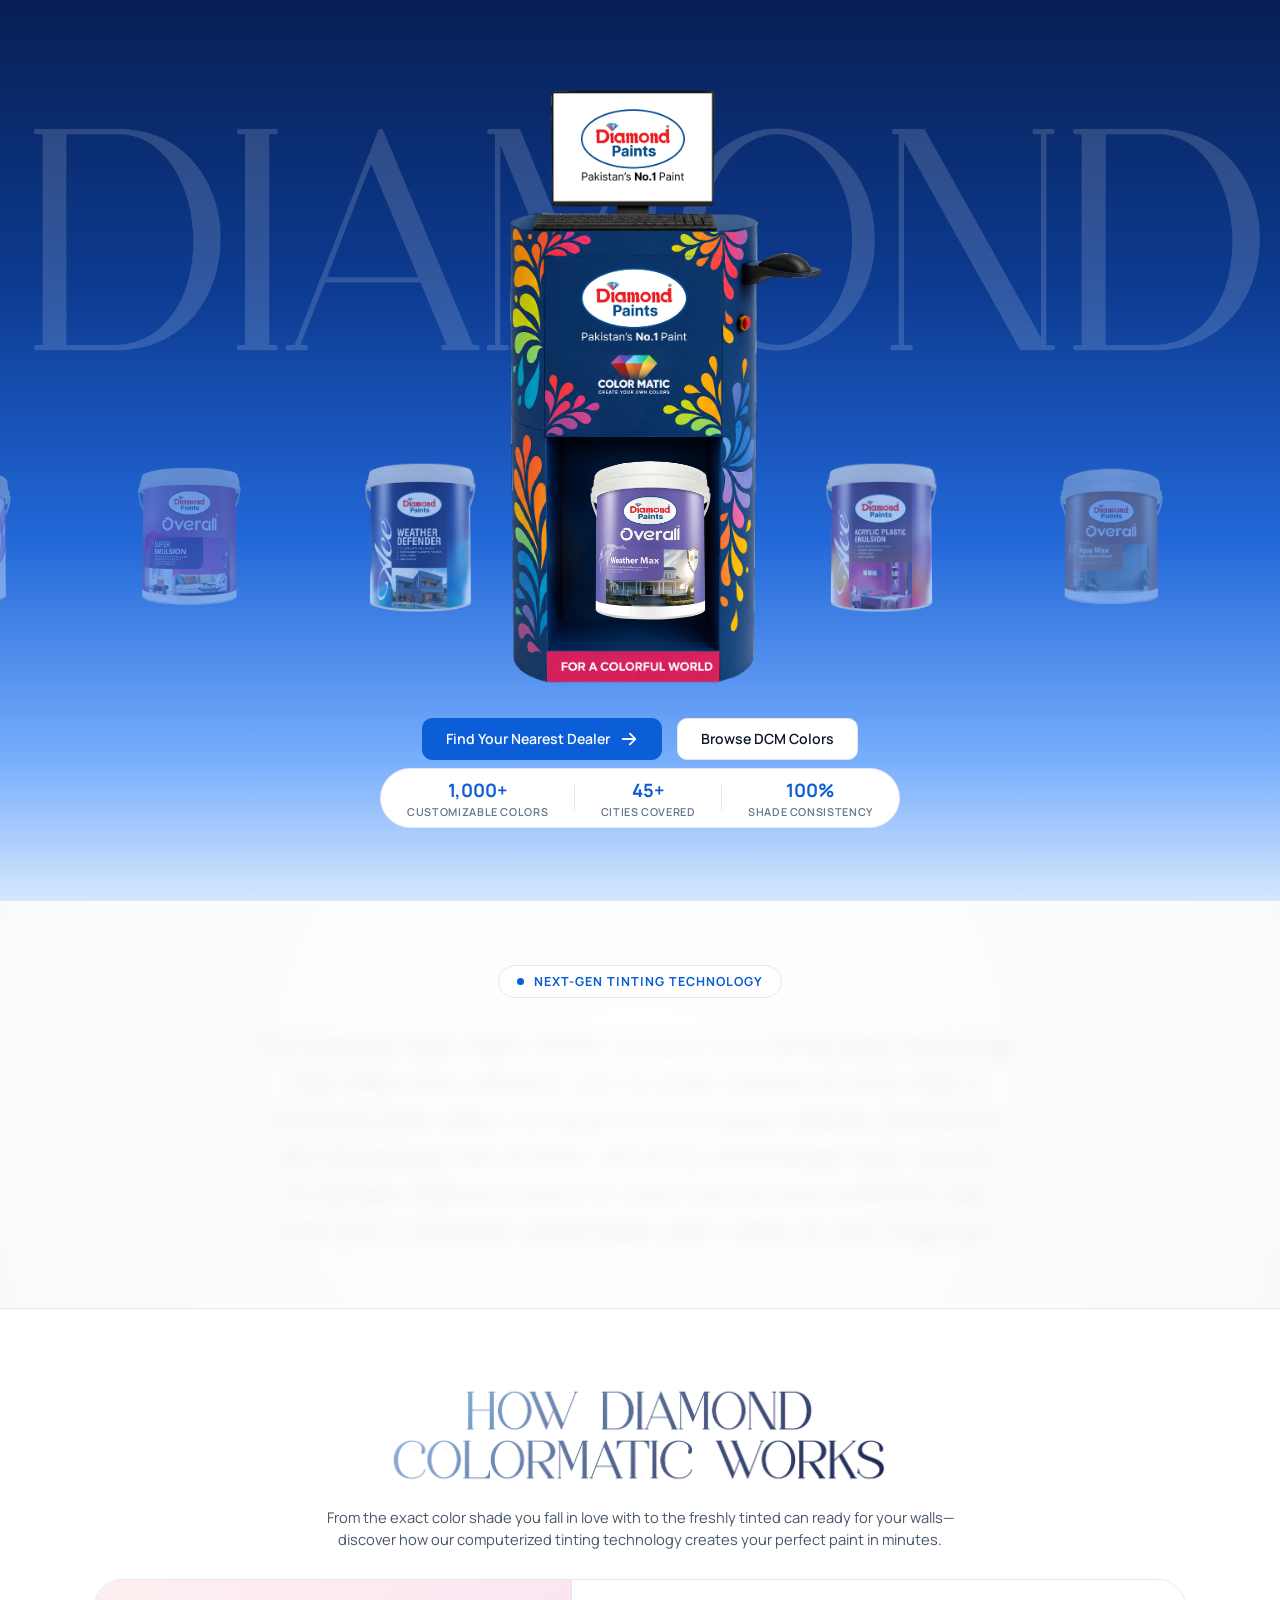
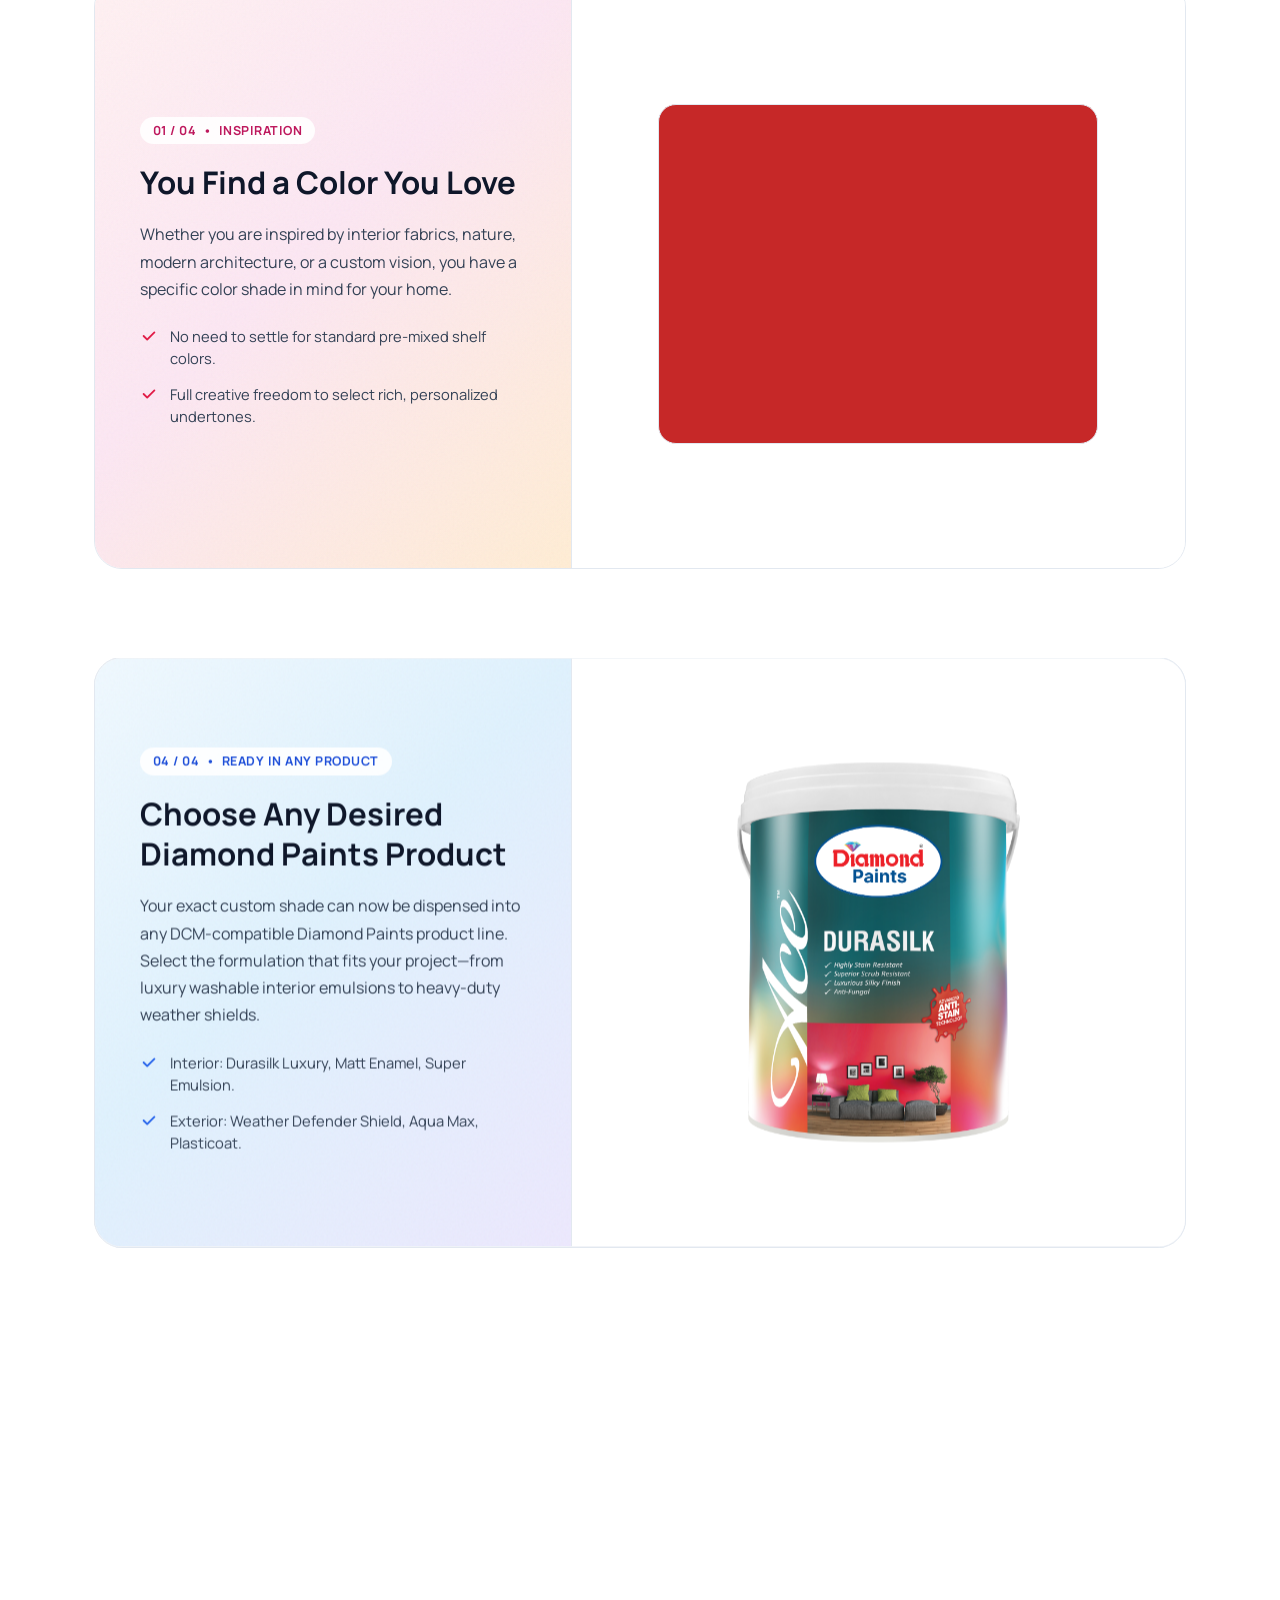
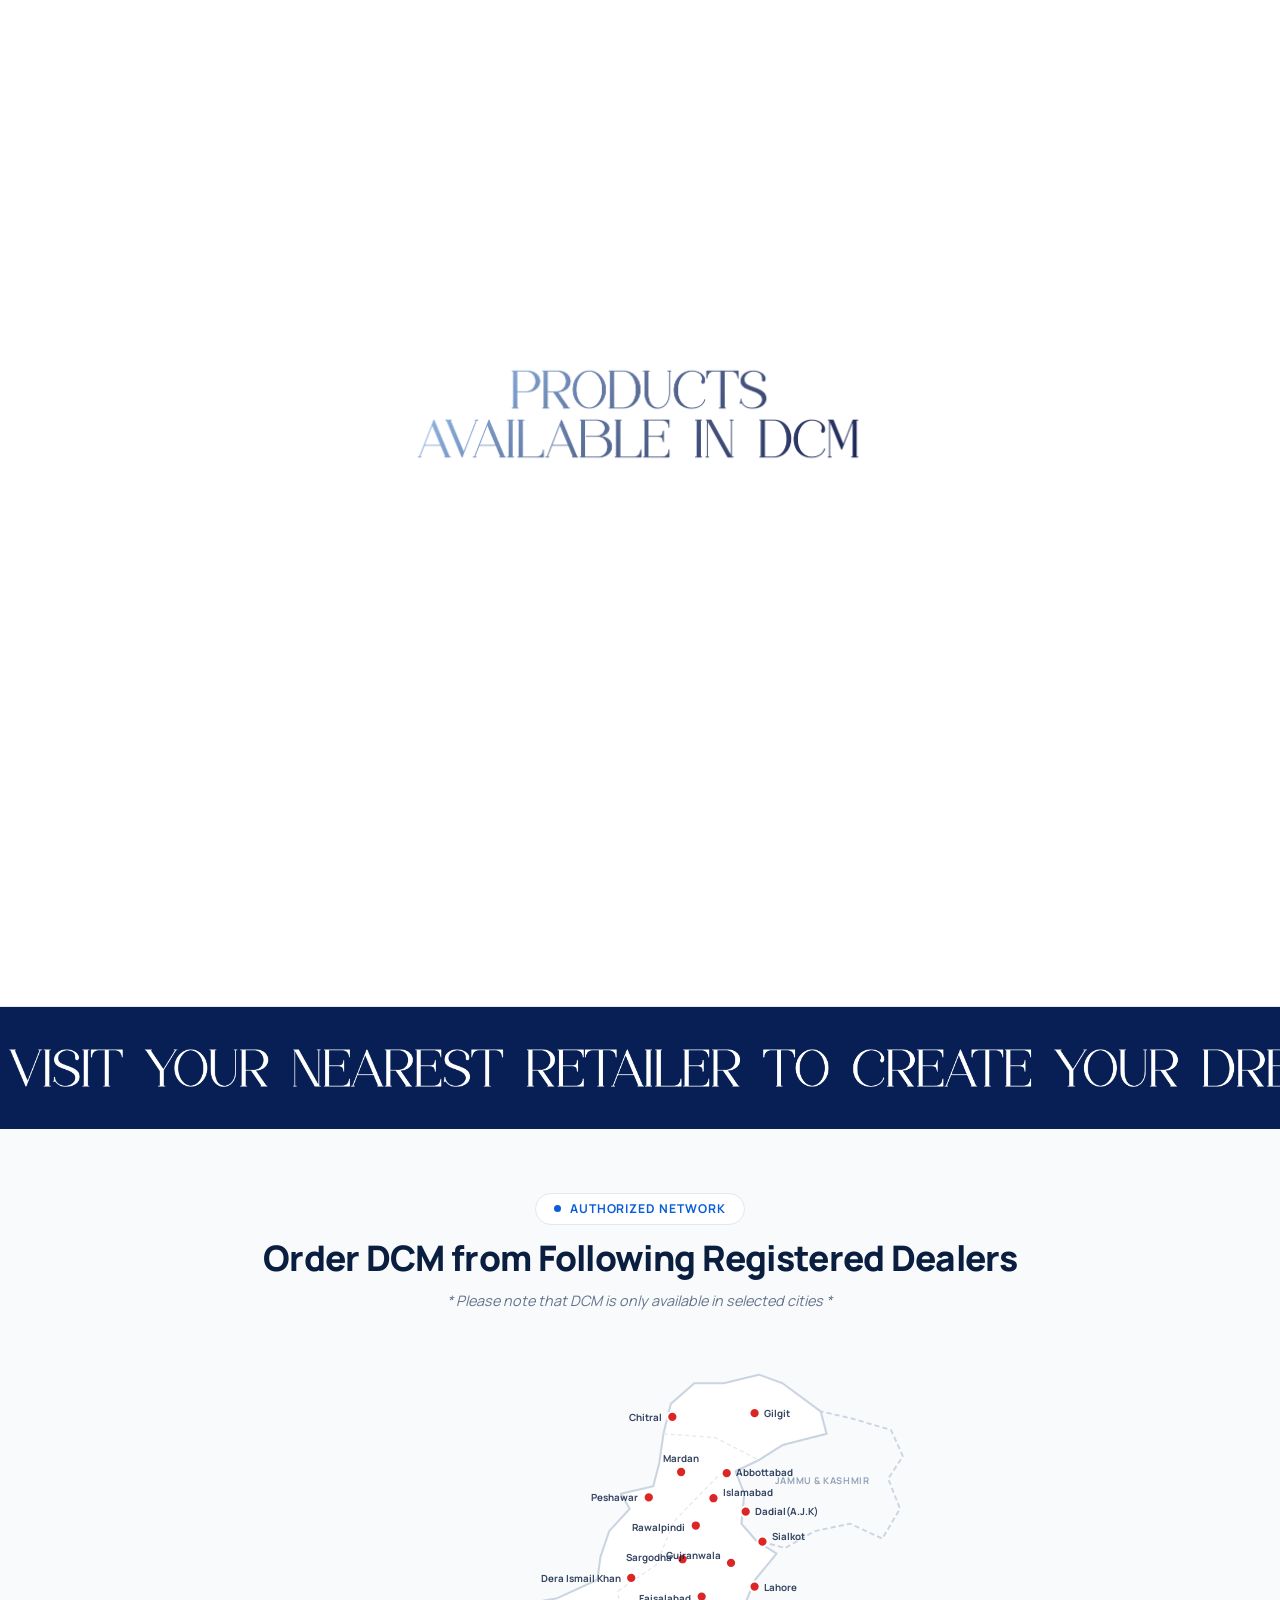
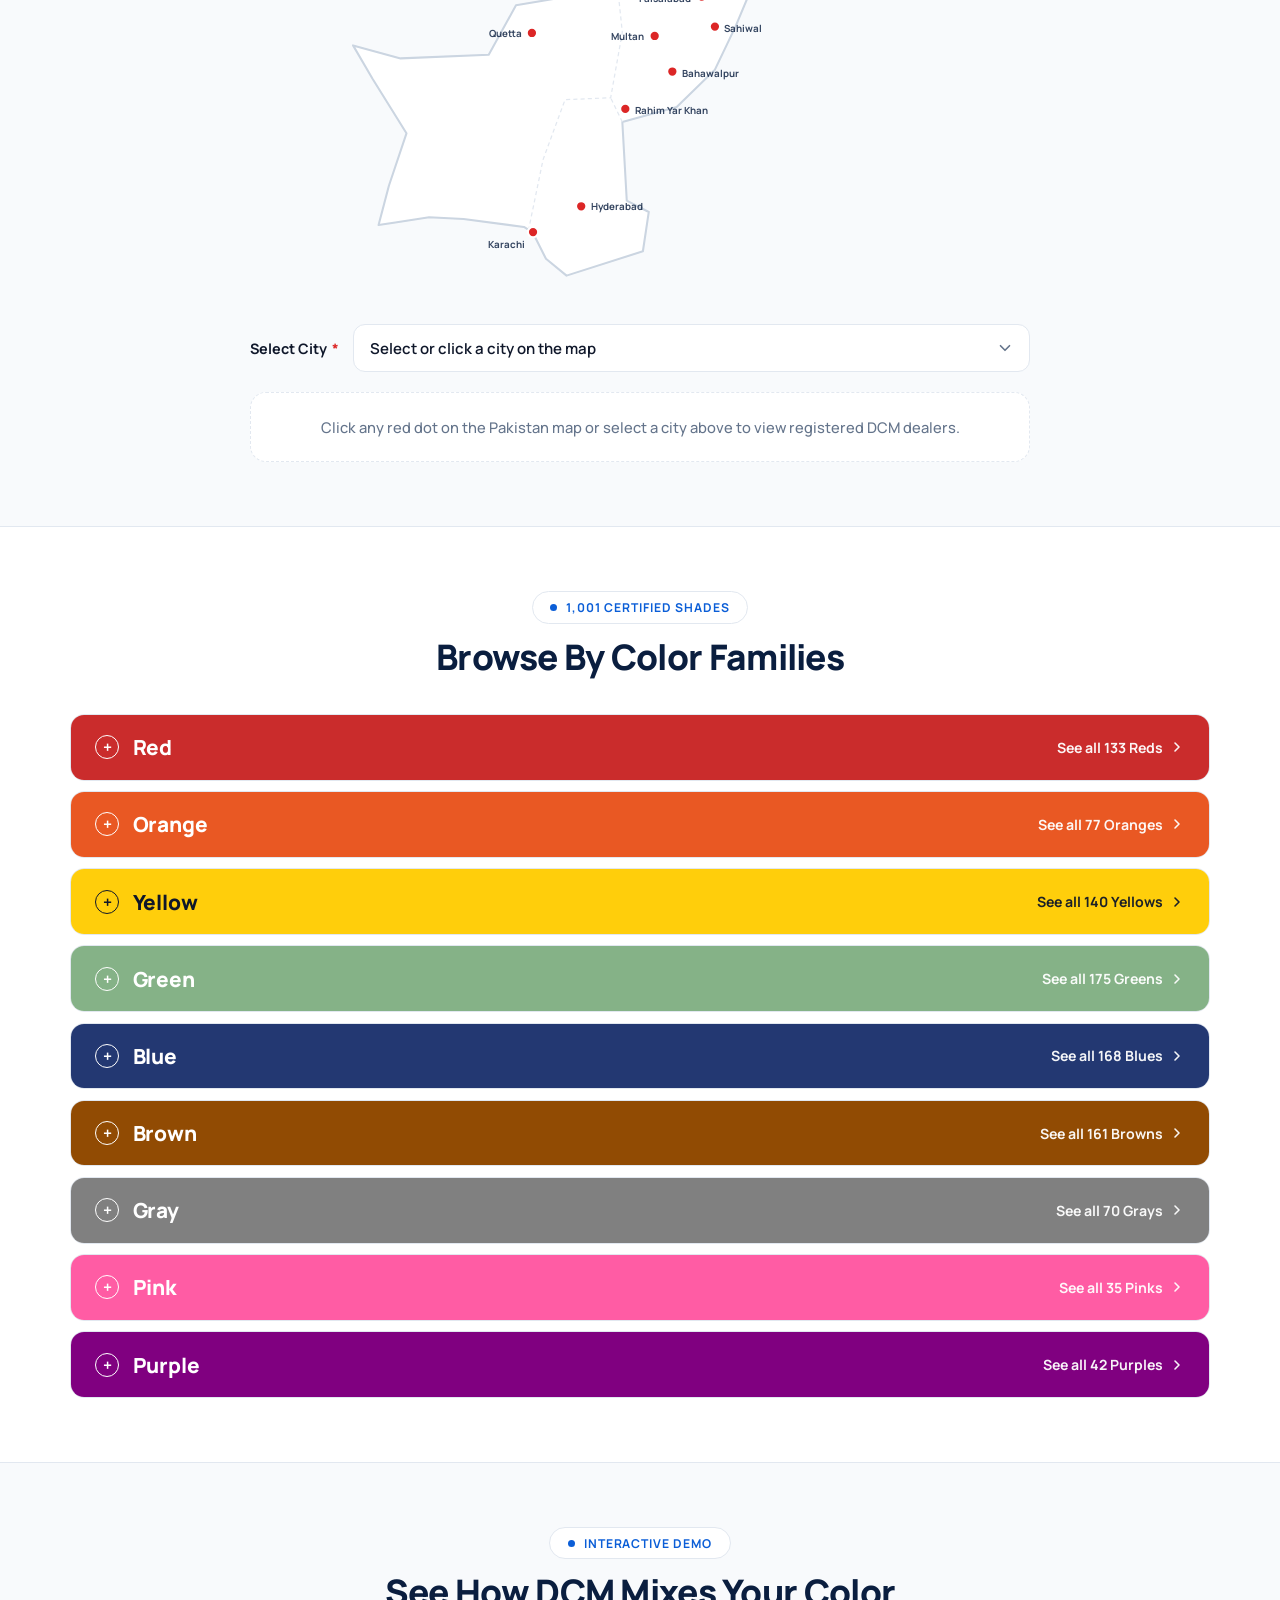
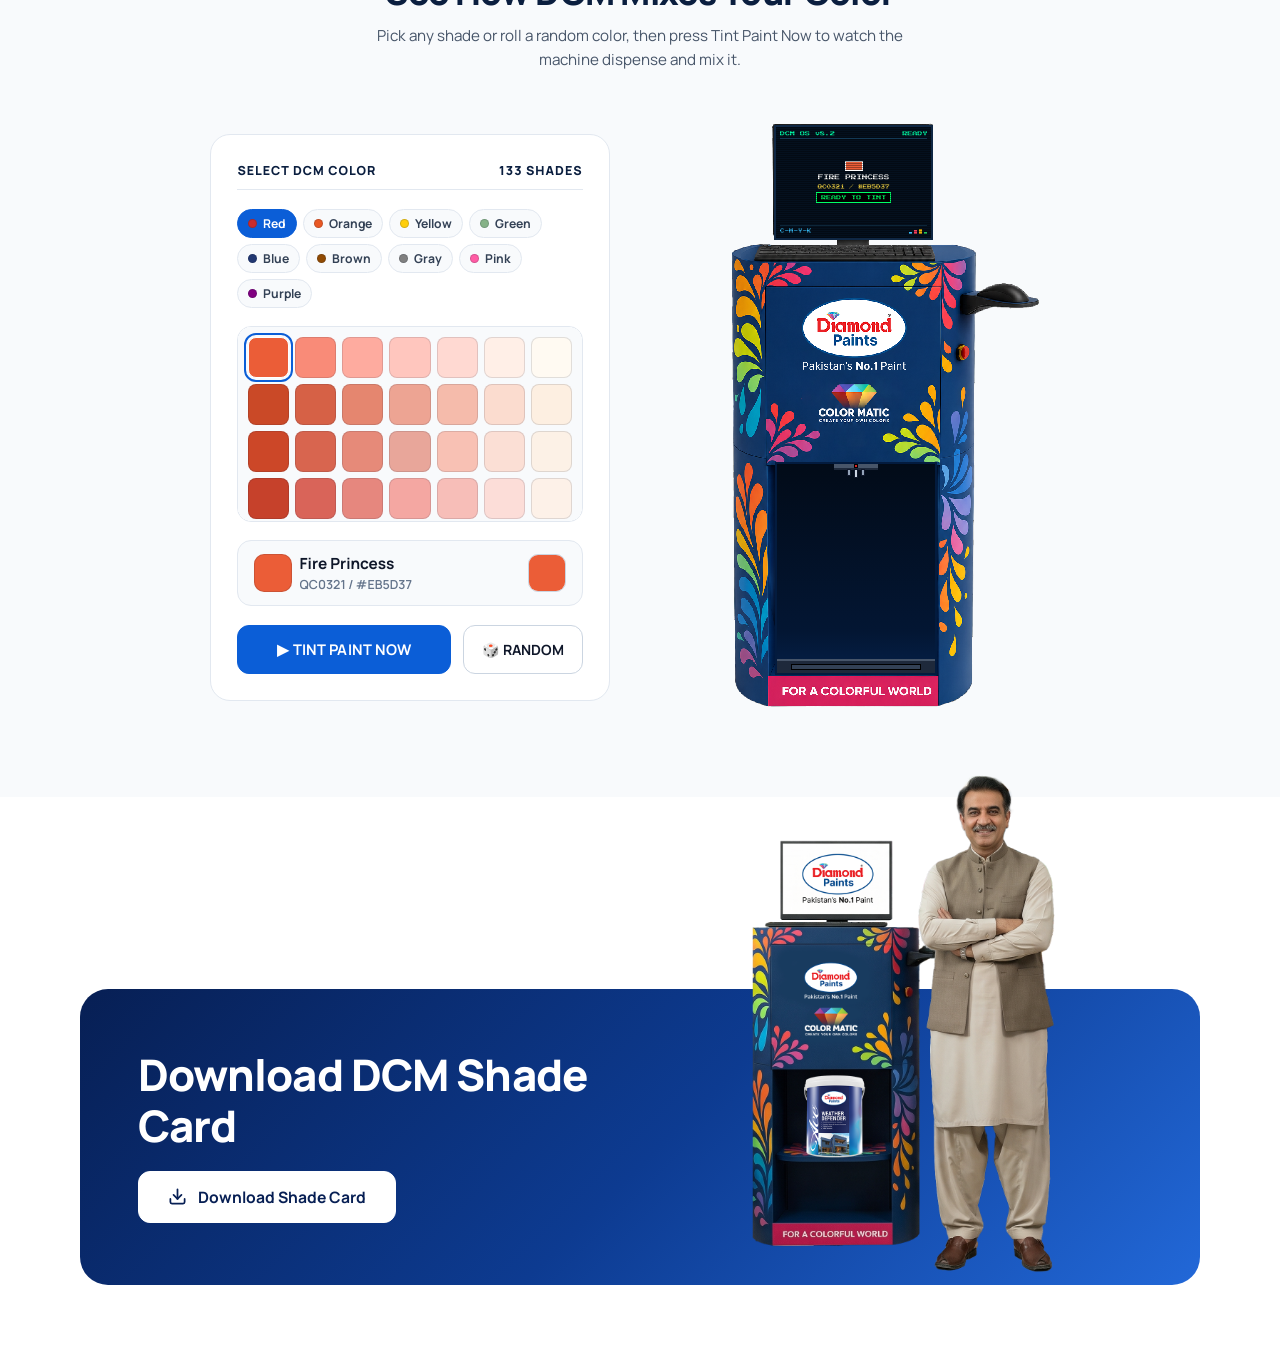
<file: index.html>
<!DOCTYPE html>
<html lang="en">
<head>
  <meta charset="UTF-8">
  <meta name="viewport" content="width=device-width, initial-scale=1.0">
  <title>Diamond Color Matic (DCM) - Pakistan's No.1 Paint</title>
  
  <link rel="preconnect" href="https://fonts.googleapis.com">
  <link rel="preconnect" href="https://fonts.gstatic.com" crossorigin>
  <link href="https://fonts.googleapis.com/css2?family=Bebas+Neue&family=Manrope:wght@400;500;600;700;800&family=Press+Start+2P&family=Space+Mono:wght@400;700&display=swap" rel="stylesheet">
  <link rel="stylesheet" href="components/dcm-8bit-game.css">
  
  <style>
    /* CSS Reset & Design Tokens - Flat, Zero Shadows, Zero Glows */
    *, *::before, *::after {
      box-sizing: border-box;
      margin: 0;
      padding: 0;
    }

    :root {
      --font-display: 'Manrope', sans-serif;
      --font-body: 'Manrope', sans-serif;
      
      --bg-white: #ffffff;
      --bg-subtle: #f8fafc;
      
      /* Primary Brand Colors */
      --primary-blue: #0b5ed7;
      --primary-blue-hover: #094eb5;
      --primary-navy: #0a1e3f;
      
      /* Light Theme Text Colors */
      --text-heading: #0f172a;
      --text-body: #475569;
      --text-muted: #64748b;
      
      /* Crisp Flat Borders (Strictly No Shadows, No Glows) */
      --border-color: #e2e8f0;
      --border-hover: #cbd5e1;

      /* Unified Section Vertical Spacing */
      --section-pad-y: 4rem;
    }

    @media (max-width: 768px) {
      :root {
        --section-pad-y: 3rem;
      }
    }

    @media (max-width: 480px) {
      :root {
        --section-pad-y: 2.5rem;
      }
    }

    body {
      background-color: var(--bg-white);
      font-family: var(--font-body);
      color: var(--text-body);
      overflow-x: clip;
      min-height: 100vh;
      display: flex;
      flex-direction: column;
      position: relative;
    }

    /* Main Hero Section: Navy Blue (Top) to Light Blue (Bottom) Gradient */
    .hero-wrapper {
      position: relative;
      width: 100%;
      height: 100vh;
      min-height: 600px;
      max-height: 100vh;
      background: linear-gradient(180deg, #071f54 0%, #0d3b91 32%, #2268d8 60%, #76adfc 84%, #d4e6fd 100%);
      display: flex;
      flex-direction: column;
      justify-content: center;
      align-items: center;
      padding: clamp(0.25rem, 0.8vh, 0.65rem) 1.5rem clamp(0.4rem, 1vh, 0.85rem);
      overflow: hidden;
      box-sizing: border-box;
    }

    /* Infinite Slide Image Marquee: HERO-SLIDE-2.png behind kiosk */
    .hero-marquee-wrapper {
      position: absolute;
      top: 27%;
      left: 0;
      width: 100%;
      transform: translateY(-50%);
      overflow: hidden;
      white-space: nowrap;
      pointer-events: none;
      z-index: 0;
      user-select: none;
    }

    .hero-marquee-track {
      display: flex;
      width: max-content;
      animation: heroMarqueeSlow 45s linear infinite;
      will-change: transform;
    }

    @keyframes heroMarqueeSlow {
      0% {
        transform: translate3d(0, 0, 0);
      }
      100% {
        transform: translate3d(-50%, 0, 0);
      }
    }

    .hero-marquee-group {
      display: flex;
      flex-shrink: 0;
      align-items: center;
    }

    .hero-slide-img {
      height: clamp(220px, 36vh, 360px);
      width: auto;
      object-fit: contain;
      display: block;
      opacity: 0.15;
      filter: none !important;
      box-shadow: none !important;
      pointer-events: none;
      user-select: none;
    }

    .container {
      max-width: 1400px;
      width: 100%;
      height: 100%;
      max-height: 100%;
      margin: 0 auto;
      position: relative;
      display: flex;
      flex-direction: column;
      justify-content: center;
      align-items: center;
      gap: clamp(0.35rem, 1vh, 0.8rem);
      z-index: 1;
    }

    /* CENTERPIECE STAGE: Center Kiosk with Product Slider Pausing in Cavity */
    .centerpiece-stage {
      position: relative;
      width: 100%;
      flex: none;
      display: flex;
      flex-direction: column;
      justify-content: center;
      align-items: center;
      margin: 0;
    }

    /* KIOSK WRAPPER: Matches Kiosk Dimensions */
    .kiosk-wrapper {
      position: relative;
      display: inline-flex;
      justify-content: center;
      align-items: center;
      max-width: 100%;
      z-index: 1;
    }

    /* Kiosk PNG Image in Center: Much larger, filling the hero proportionally */
    .kiosk-img {
      position: relative;
      max-width: 100%;
      height: clamp(440px, 71vh, 750px);
      width: auto;
      max-height: 100%;
      object-fit: contain;
      display: block;
      filter: none !important;
      box-shadow: none !important;
      text-shadow: none !important;
    }

    /* INFINITE PRODUCT CAROUSEL OVERLAY
       Positioned directly across the machine, aligned with the empty dispensing cavity */
    .machine-slider-wrapper {
      position: absolute;
      top: 0;
      left: 50%;
      transform: translateX(-50%);
      width: 100vw;
      height: 100%;
      z-index: 10;
      pointer-events: none;
      overflow: hidden;
    }

    /* The empty cavity inside the machine is located between 50.8% and 88.0% of the kiosk height.
       This viewport aligns the products right on the shelf inside that empty space! */
    .slider-viewport {
      position: absolute;
      top: 50.8%;
      height: 37.2%;
      width: 100%;
      left: 0;
      display: flex;
      justify-content: center;
      align-items: flex-end;
    }

    .slider-track {
      position: absolute;
      top: 0;
      left: 50%;
      height: 100%;
      display: flex;
      align-items: flex-end;
      will-change: transform;
    }

    .product-slide {
      flex-shrink: 0;
      width: clamp(210px, 18vw, 270px);
      height: 100%;
      display: flex;
      flex-direction: column;
      align-items: center;
      justify-content: flex-end;
      padding-bottom: 2px;
      opacity: 0.35;
      transform: scale(0.82);
      transition: opacity 0.5s ease, transform 0.5s cubic-bezier(0.25, 1, 0.5, 1);
      user-select: none;
    }

    /* The active product pauses directly in the center empty cavity of the machine */
    .product-slide.active {
      opacity: 1;
      transform: scale(0.96);
      z-index: 5;
    }

    .product-slide.adjacent {
      opacity: 0.6;
      transform: scale(0.88);
    }

    /* All product images sized equally: trimmed slightly for perfect cavity balance */
    .product-slide-img {
      height: 75%;
      max-width: 125px;
      width: auto;
      object-fit: contain;
      display: block;
      filter: none !important;
      box-shadow: none !important;
      pointer-events: none;
    }


    /* BOTTOM CONTROLS & FEATURES */
    .hero-footer {
      position: relative;
      display: flex;
      flex-direction: column;
      align-items: center;
      gap: clamp(0.35rem, 0.9vh, 0.75rem);
      width: 100%;
      margin-top: 0;
      flex-shrink: 0;
    }

    /* Action Buttons: Clean Flat Styling, Strictly NO Drop Shadow, NO Glow */
    .hero-actions {
      display: flex;
      flex-wrap: wrap;
      gap: clamp(0.75rem, 1.2vw, 1.1rem);
      justify-content: center;
      align-items: center;
    }

    .btn {
      display: inline-flex;
      align-items: center;
      justify-content: center;
      gap: 0.65rem;
      padding: clamp(0.65rem, 1.15vh, 0.88rem) clamp(1.4rem, 1.8vw, 2.1rem);
      font-family: var(--font-body);
      font-size: clamp(0.88rem, 0.95vw, 0.96rem);
      font-weight: 600;
      border-radius: 10px;
      cursor: pointer;
      text-decoration: none;
      box-shadow: none !important;
      filter: none !important;
      text-shadow: none !important;
      transition: background-color 0.2s ease, border-color 0.2s ease, color 0.2s ease;
    }

    /* Primary Button: Solid Diamond Blue Flat */
    .btn-primary {
      background-color: var(--primary-blue);
      color: #ffffff;
      border: 1px solid var(--primary-blue);
    }

    .btn-primary:hover {
      background-color: var(--primary-blue-hover);
      border-color: var(--primary-blue-hover);
    }

    .btn-primary:active {
      background-color: #073c8c;
      border-color: #073c8c;
    }

    /* Secondary Button: Clean Crisp Outline Flat */
    .btn-secondary {
      background-color: #ffffff;
      color: var(--text-heading);
      border: 1.5px solid var(--border-color);
    }

    .btn-secondary:hover {
      background-color: var(--bg-subtle);
      border-color: var(--border-hover);
      color: var(--primary-blue);
    }

    .btn-secondary:active {
      background-color: #e2e8f0;
    }

    .btn-icon {
      width: 18px;
      height: 18px;
      transition: transform 0.2s ease;
    }

    .btn-primary:hover .btn-icon {
      transform: translateX(3px);
    }

    /* Key Specs Metric Pill Bar: Flat Border, No Shadow, No Glow */
    .hero-features {
      display: inline-flex;
      align-items: center;
      gap: clamp(1.2rem, 2vw, 2.25rem);
      padding: clamp(0.5rem, 0.9vh, 0.75rem) clamp(1.4rem, 2vw, 2.25rem);
      background-color: #ffffff;
      border: 1.5px solid var(--border-color);
      border-radius: 9999px;
      box-shadow: none !important;
      filter: none !important;
    }

    .feature-divider {
      width: 1px;
      height: clamp(20px, 2.8vh, 28px);
      background-color: var(--border-color);
    }

    .feature-item {
      display: flex;
      flex-direction: column;
      align-items: center;
      gap: 0.1rem;
      text-align: center;
    }

    .feature-value {
      font-family: var(--font-display);
      font-size: clamp(1.15rem, 1.4vw, 1.35rem);
      font-weight: 700;
      color: var(--text-heading);
      display: flex;
      align-items: center;
    }

    .feature-value .accent-num {
      color: var(--primary-blue);
    }

    .feature-label {
      font-size: clamp(0.68rem, 0.8vw, 0.74rem);
      text-transform: uppercase;
      letter-spacing: 0.06em;
      color: var(--text-muted);
      font-weight: 600;
    }

    /* Responsive Breakpoints */
    @media (max-width: 900px) {
      .hero-wrapper {
        height: auto;
        min-height: 100vh;
        max-height: none;
        padding: 2.5rem 1rem 3rem;
      }
      .container {
        height: auto;
        justify-content: flex-start;
      }
      .centerpiece-stage {
        flex: none;
        margin: 1.5rem 0 2rem;
      }
      .kiosk-img {
        height: auto;
        max-height: 440px;
      }
      .product-slide {
        width: 210px;
      }
      .product-slide-img {
        max-width: 95px;
      }
      .hero-footer {
        margin-top: 1.5rem;
        gap: 1.25rem;
      }
      .hero-features {
        gap: 1.5rem;
        padding: 0.85rem 1.75rem;
      }
    }

    @media (max-width: 680px) {
      .hero-wrapper {
        padding: 1.5rem 0.5rem 2.5rem;
      }
      /* Enlarged kiosk for mobile view: expansive hero display */
      .kiosk-img {
        width: 96vw;
        max-width: 460px;
        max-height: 700px;
      }
      /* Adjusted product size and spacing to match enlarged cavity */
      .product-slide {
        width: 220px;
      }
      .product-slide-img {
        max-width: 125px;
        height: 86%;
      }
      .hero-actions {
        width: 100%;
        max-width: 320px;
        flex-direction: column;
        gap: 0.75rem;
      }
      .btn {
        width: 100%;
        max-width: 320px;
        font-size: 0.88rem;
        padding: 0.75rem 1.4rem;
      }
      .hero-features {
        flex-direction: column;
        border-radius: 16px;
        gap: 0.85rem;
        width: 100%;
        max-width: 320px;
        padding: 1.15rem 1rem;
      }
      .feature-value {
        font-size: 1.05rem;
      }
      .feature-label {
        font-size: 0.66rem;
      }
      .feature-divider {
        width: 50px;
        height: 1px;
      }
    }

    /* =========================================================
       SCROLL TEXT REVEAL SECTION (ABOUT DCM)
       ========================================================= */
    .about-scroll-section {
      position: relative;
      width: 100%;
      min-height: auto;
      display: flex;
      align-items: center;
      justify-content: center;
      padding: var(--section-pad-y) 1.5rem;
      background: radial-gradient(circle at 50% 45%, #ffffff 0%, #f8fafc 100%);
      border-top: 1px solid var(--border-color);
    }

    .about-container {
      max-width: 860px;
      margin: 0 auto;
      display: flex;
      flex-direction: column;
      align-items: center;
      text-align: center;
      gap: 1.5rem;
    }

    .about-badge {
      display: inline-flex;
      align-items: center;
      gap: 0.6rem;
      padding: 0.45rem 1.15rem;
      background-color: #ffffff;
      border: 1.5px solid var(--border-color);
      border-radius: 9999px;
      font-size: 0.78rem;
      font-weight: 700;
      text-transform: uppercase;
      letter-spacing: 0.08em;
      color: var(--primary-blue);
      box-shadow: none !important;
      filter: none !important;
    }

    .about-badge-dot {
      width: 7px;
      height: 7px;
      border-radius: 50%;
      background-color: var(--primary-blue);
    }

    .about-reveal-text {
      font-family: var(--font-display);
      font-size: clamp(1.05rem, 1.65vw, 1.35rem);
      font-weight: 500;
      line-height: 1.75;
      color: var(--text-heading);
      text-wrap: balance;
      user-select: none;
    }

    .reveal-word {
      display: inline-block;
      margin-right: 0.28em;
      filter: blur(8px);
      opacity: 0.2;
      transform: translateY(4px);
      color: #94a3b8;
      will-change: filter, opacity, transform, color;
      transition: color 0.18s ease;
    }

    @media (max-width: 768px) {
      .about-scroll-section {
        min-height: auto;
        padding: var(--section-pad-y) 1.25rem;
      }
      .about-container {
        gap: 1.15rem;
      }
      .about-badge {
        font-size: 0.72rem;
        padding: 0.35rem 0.95rem;
        letter-spacing: 0.06em;
      }
      .about-reveal-text {
        font-size: 0.95rem;
        line-height: 1.6;
      }
    }

    @media (max-width: 480px) {
      .about-scroll-section {
        padding: var(--section-pad-y) 1rem;
      }
      .about-container {
        gap: 0.95rem;
      }
      .about-badge {
        font-size: 0.68rem;
        padding: 0.3rem 0.85rem;
      }
      .about-reveal-text {
        font-size: 0.86rem;
        line-height: 1.55;
      }
    }

    /* =========================================================
       HOW DCM WORKS - PINNED STAGE STACKING CARDS
       Exact architecture from DP App Vis Webpage
       ========================================================= */
    .how-it-works-section {
      position: relative;
      height: 420vh;
      background: var(--bg-white);
      padding: var(--section-pad-y) 0;
      overflow: visible;
      border-top: 1px solid var(--border-color);
    }

    .process-sticky-stage {
      position: sticky;
      top: 25px;
      width: 100%;
      display: flex;
      flex-direction: column;
      align-items: center;
      justify-content: flex-start;
      padding: 0;
      box-sizing: border-box;
      z-index: 5;
    }

    .how-it-works-container {
      max-width: 1140px;
      width: 100%;
      margin: 0 auto;
      padding: 0 1.5rem;
      display: flex;
      flex-direction: column;
      align-items: center;
      height: auto;
      max-height: none;
    }

    .how-header {
      text-align: center;
      width: 100%;
      max-width: 820px;
      margin: 0 auto 1.2rem;
      display: flex;
      flex-direction: column;
      align-items: center;
      gap: 0.6rem;
    }

    .how-badge {
      display: inline-flex;
      align-items: center;
      gap: 0.5rem;
      padding: 0.38rem 1.05rem;
      background-color: var(--bg-subtle);
      border: 1.5px solid var(--border-color);
      border-radius: 9999px;
      font-size: 0.78rem;
      font-weight: 700;
      text-transform: uppercase;
      letter-spacing: 0.08em;
      color: var(--primary-blue);
      box-shadow: none !important;
      filter: none !important;
    }

    .how-title-img-wrap {
      display: flex;
      justify-content: center;
      align-items: center;
      width: 100%;
      margin: 0.1rem 0;
    }

    .how-title-img {
      max-width: clamp(260px, 42vw, 520px);
      width: 100%;
      height: auto;
      object-fit: contain;
      display: block;
      filter: none !important;
      box-shadow: none !important;
    }

    .how-subtitle {
      font-size: 0.92rem;
      line-height: 1.5;
      color: var(--text-body);
      max-width: 660px;
    }

    /* Stacking Cards Grid Stack */
    .process-cards-stack {
      position: relative;
      display: grid;
      grid-template-columns: 1fr;
      width: 100%;
      max-width: 1140px;
      min-height: 590px;
      margin: 0;
      padding: 0;
    }

    /* Individual Card - Occupies Exact Same Cell (grid-area: 1 / 1) */
    .stacked-card {
      grid-area: 1 / 1;
      width: 100%;
      background-color: #ffffff;
      border: 1.5px solid var(--border-color);
      border-radius: 28px;
      overflow: hidden;
      display: grid;
      grid-template-columns: 1.05fr 1.35fr;
      min-height: 500px;
      box-shadow: none !important;
      filter: none !important;
      text-shadow: none !important;
      transform-origin: center center;
      will-change: transform;
      margin: 0;
      top: 0;
    }

    .stacked-card:nth-child(1) { z-index: 1; }
    .stacked-card:nth-child(2) { z-index: 2; }
    .stacked-card:nth-child(3) { z-index: 3; }
    .stacked-card:nth-child(4) { z-index: 4; }

    /* Left Narrative Column - Pure Spring Gradient & Subtle Tactile Noise */
    .stacked-card-info {
      position: relative;
      padding: 2.25rem 2.8rem 2.5rem;
      display: flex;
      flex-direction: column;
      justify-content: center;
      gap: 1.15rem;
      border-right: 1.5px solid var(--border-color);
      overflow: hidden;
      will-change: filter, opacity;
      transition: filter 0.15s ease-out, opacity 0.15s ease-out;
    }

    /* Subtle Natural Grain Overlay on Left Column ONLY */
    .stacked-card-info::before {
      content: '';
      position: absolute;
      inset: 0;
      width: 100%;
      height: 100%;
      background-image: url("data:image/svg+xml,%3Csvg viewBox='0 0 240 240' xmlns='http://www.w3.org/2000/svg'%3E%3Cfilter id='noiseFilter'%3E%3CfeTurbulence type='fractalNoise' baseFrequency='0.82' numOctaves='3' stitchTiles='stitch'/%3E%3C/filter%3E%3Crect width='100%25' height='100%25' filter='url(%23noiseFilter)'/%3E%3C/svg%3E");
      opacity: 0.045;
      mix-blend-mode: multiply;
      pointer-events: none;
      z-index: 0;
    }

    .stacked-card-info > * {
      position: relative;
      z-index: 1;
    }

    /* CARD 1: Spring Blossom & Apricot Petal (Left Side Only) */
    .stacked-card-1 .stacked-card-info {
      background: linear-gradient(135deg, #fff1f2 0%, #fce7f3 45%, #ffedd5 100%);
    }
    .stacked-card-1 .step-pill-tag {
      background-color: rgba(255, 255, 255, 0.9);
      border-color: #f472b6;
      color: #be185d;
    }
    .stacked-card-1 .step-point-icon {
      color: #e11d48;
    }

    /* CARD 2: Sunlit Daffodil & Warm Primrose Gold (Left Side Only) */
    .stacked-card-2 .stacked-card-info {
      background: linear-gradient(135deg, #fffbeb 0%, #fef3c7 45%, #fed7aa 100%);
    }
    .stacked-card-2 .step-pill-tag {
      background-color: rgba(255, 255, 255, 0.9);
      border-color: #f59e0b;
      color: #b45309;
    }
    .stacked-card-2 .step-point-icon {
      color: #d97706;
    }

    /* CARD 3: Fresh Dewy Mint & Meadow Sprout (Left Side Only) */
    .stacked-card-3 .stacked-card-info {
      background: linear-gradient(135deg, #f0fdf4 0%, #dcfce7 45%, #ccfbf1 100%);
    }
    .stacked-card-3 .step-pill-tag {
      background-color: rgba(255, 255, 255, 0.9);
      border-color: #34d399;
      color: #047857;
    }
    .stacked-card-3 .step-point-icon {
      color: #059669;
    }

    /* CARD 4: Crystal Spring Sky & Forget-Me-Not Periwinkle (Left Side Only) */
    .stacked-card-4 .stacked-card-info {
      background: linear-gradient(135deg, #f0f9ff 0%, #e0f2fe 45%, #ede9fe 100%);
    }
    .stacked-card-4 .step-pill-tag {
      background-color: rgba(255, 255, 255, 0.9);
      border-color: #60a5fa;
      color: #1d4ed8;
    }
    .stacked-card-4 .step-point-icon {
      color: #2563eb;
    }

    .step-pill-tag {
      display: inline-flex;
      align-items: center;
      align-self: flex-start;
      gap: 0.4rem;
      padding: 0.32rem 0.82rem;
      border-radius: 9999px;
      font-size: 0.78rem;
      font-weight: 700;
      letter-spacing: 0.04em;
      text-transform: uppercase;
      box-shadow: none !important;
      filter: none !important;
    }

    .step-headline {
      font-family: var(--font-display);
      font-size: 1.95rem;
      font-weight: 700;
      color: var(--text-heading);
      line-height: 1.3;
    }

    .step-desc {
      font-size: 1rem;
      line-height: 1.7;
      color: #334155;
    }

    .step-points-list {
      display: flex;
      flex-direction: column;
      gap: 0.85rem;
      margin-top: 0.25rem;
    }

    .step-point-item {
      display: flex;
      align-items: flex-start;
      gap: 0.75rem;
      font-size: 0.92rem;
      color: #334155;
      line-height: 1.5;
    }

    .step-point-icon {
      width: 18px;
      height: 18px;
      min-width: 18px;
      margin-top: 2px;
    }

    /* Right Visual Pane - Solid Clean White (Zero Tint, Zero Noise) */
    .stacked-card-visual {
      background-color: #ffffff;
      display: flex;
      flex-direction: column;
      align-items: center;
      justify-content: center;
      position: relative;
      overflow: hidden;
      padding: 3rem 2.5rem;
      will-change: filter, opacity;
      transition: filter 0.15s ease-out, opacity 0.15s ease-out;
    }

    /* -------------------------------------------------------------
       CARD 1 VISUAL: Pure Red Swatch (No Text)
       ------------------------------------------------------------- */
    .pure-swatch-wrapper {
      width: 100%;
      max-width: 440px;
      display: flex;
      align-items: center;
      justify-content: center;
    }

    .pure-swatch-tile {
      width: 100%;
      height: 340px;
      border-radius: 18px;
      background-color: #d72638;
      border: 1.5px solid var(--border-color);
      box-shadow: none !important;
      filter: none !important;
      transition: background-color 0.85s cubic-bezier(0.25, 1, 0.5, 1);
    }

    /* -------------------------------------------------------------
       CARD 2 VISUAL: Diamond Paints Official Fan Deck
       ------------------------------------------------------------- */
    .fan-deck-container {
      width: 100%;
      max-width: 480px;
      height: 380px;
      position: relative;
      display: flex;
      flex-direction: column;
      align-items: center;
      justify-content: flex-end;
      padding-bottom: 25px;
    }

    .fan-deck-stage {
      position: relative;
      width: 100%;
      height: 320px;
      display: flex;
      justify-content: center;
      align-items: flex-end;
    }

    .fan-deck-blade {
      position: absolute;
      bottom: 25px;
      width: 108px;
      height: 270px;
      background-color: #ffffff;
      border: 1.5px solid var(--border-color);
      border-radius: 12px;
      transform-origin: 50% 92%;
      transition: transform 0.85s cubic-bezier(0.25, 1, 0.5, 1);
      display: flex;
      flex-direction: column;
      padding: 8px 8px 30px;
      gap: 6px;
      will-change: transform;
      box-shadow: none !important;
      filter: none !important;
    }

    .fan-blade-1 { z-index: 1; transform: rotate(0deg); }
    .fan-blade-2 { z-index: 2; transform: rotate(0deg); }
    .fan-blade-3 { z-index: 3; transform: rotate(0deg); }
    .fan-blade-4 { z-index: 4; transform: rotate(0deg); }
    .fan-blade-5 { z-index: 5; transform: rotate(0deg); }

    .fan-deck-container.open .fan-blade-1 { transform: rotate(-38deg); }
    .fan-deck-container.open .fan-blade-2 { transform: rotate(-19deg); }
    .fan-deck-container.open .fan-blade-3 { transform: rotate(0deg); }
    .fan-deck-container.open .fan-blade-4 { transform: rotate(19deg); }
    .fan-deck-container.open .fan-blade-5 { transform: rotate(38deg); }

    .blade-color-chip {
      flex: 1;
      border-radius: 4px;
      position: relative;
      box-shadow: none !important;
      filter: none !important;
    }

    .chip-match-target {
      border: 2px solid #ffffff;
      outline: 2px solid #0f172a;
    }

    .fan-deck-pivot {
      position: absolute;
      bottom: 12px;
      left: 50%;
      transform: translateX(-50%);
      width: 24px;
      height: 24px;
      border-radius: 50%;
      background-color: #cbd5e1;
      border: 2px solid #64748b;
      z-index: 10;
      display: flex;
      align-items: center;
      justify-content: center;
    }

    .fan-deck-pivot::after {
      content: '';
      width: 8px;
      height: 8px;
      border-radius: 50%;
      background-color: #475569;
    }

    /* -------------------------------------------------------------
       CARD 3 VISUAL: DCM Zoom Machine & Live Monitor Screen
       ------------------------------------------------------------- */
    .dcm-zoom-wrapper {
      position: relative;
      width: 100%;
      max-width: 480px;
      display: inline-flex;
      justify-content: center;
      align-items: center;
      box-shadow: none !important;
      filter: none !important;
    }

    .dcm-zoom-img {
      width: 100%;
      height: auto;
      display: block;
      filter: none !important;
      box-shadow: none !important;
    }

    .dcm-monitor-screen {
      position: absolute;
      top: 9.35%;
      left: 20.3%;
      width: 55.35%;
      height: 37.05%;
      background-color: #0b1329;
      border-radius: 2px;
      overflow: hidden;
      display: flex;
      flex-direction: column;
      font-family: var(--font-body);
      color: #e2e8f0;
      padding: 4.5% 5.5% 3.5%;
      box-sizing: border-box;
      user-select: none;
      box-shadow: none !important;
      filter: none !important;
    }

    .monitor-os-bar {
      display: flex;
      justify-content: space-between;
      align-items: center;
      border-bottom: 1px solid #1e293b;
      padding-bottom: 3%;
      margin-bottom: 3.5%;
    }

    .monitor-os-title {
      font-size: clamp(0.55rem, 1vw, 0.7rem);
      font-weight: 700;
      color: #38bdf8;
      letter-spacing: 0.05em;
    }

    .monitor-os-status {
      display: flex;
      align-items: center;
      gap: 3px;
      font-size: clamp(0.5rem, 0.8vw, 0.62rem);
      color: #4ade80;
      font-weight: 600;
    }

    .monitor-os-dot {
      width: 5px;
      height: 5px;
      border-radius: 50%;
      background-color: #4ade80;
    }

    .monitor-input-block {
      background-color: #0f172a;
      border: 1px solid #334155;
      border-radius: 4px;
      padding: 2.5% 4%;
      display: flex;
      flex-direction: column;
      gap: 2px;
      margin-bottom: 3.5%;
    }

    .monitor-input-label {
      font-size: clamp(0.46rem, 0.72vw, 0.56rem);
      color: #94a3b8;
      text-transform: uppercase;
      font-weight: 600;
    }

    .monitor-code-val {
      font-family: 'Courier New', Courier, monospace;
      font-size: clamp(0.68rem, 1.15vw, 0.86rem);
      font-weight: 800;
      color: #ffffff;
      display: flex;
      align-items: center;
      gap: 2px;
    }

    .monitor-typing-cursor {
      display: inline-block;
      width: 5px;
      height: 11px;
      background-color: #38bdf8;
      animation: blinkCursor 0.8s infinite;
    }

    @keyframes blinkCursor {
      0%, 100% { opacity: 1; }
      50% { opacity: 0; }
    }

    .monitor-dispense-stage {
      display: flex;
      flex-direction: column;
      gap: 3%;
      flex: 1;
      justify-content: center;
    }

    .monitor-progress-header {
      display: flex;
      justify-content: space-between;
      align-items: center;
    }

    .monitor-progress-label {
      font-size: clamp(0.48rem, 0.78vw, 0.6rem);
      color: #cbd5e1;
      font-weight: 600;
    }

    .monitor-progress-pct {
      font-family: var(--font-display);
      font-size: clamp(0.55rem, 0.85vw, 0.7rem);
      font-weight: 700;
      color: #38bdf8;
    }

    .monitor-track-bar {
      width: 100%;
      height: 6px;
      background-color: #1e293b;
      border-radius: 9999px;
      overflow: hidden;
      position: relative;
    }

    .monitor-fill-bar {
      height: 100%;
      width: 0%;
      background-color: #d72638;
      transition: width 0.1s linear;
    }

    .monitor-match-row {
      display: flex;
      align-items: center;
      justify-content: space-between;
      border-top: 1px solid #1e293b;
      padding-top: 2.5%;
      margin-top: 2.5%;
    }

    .monitor-swatch-box {
      display: flex;
      align-items: center;
      gap: 4px;
    }

    .monitor-mini-swatch {
      width: 10px;
      height: 10px;
      border-radius: 2px;
      background-color: #d72638;
      border: 1px solid #ffffff;
    }

    .monitor-swatch-text {
      font-size: clamp(0.46rem, 0.7vw, 0.56rem);
      color: #94a3b8;
    }

    .monitor-ready-badge {
      font-size: clamp(0.46rem, 0.7vw, 0.56rem);
      font-weight: 700;
      color: #4ade80;
      background-color: rgba(74, 222, 128, 0.12);
      border: 1px solid rgba(74, 222, 128, 0.3);
      padding: 1px 4px;
      border-radius: 3px;
    }

    /* -------------------------------------------------------------
       CARD 4 VISUAL: Pure Product Images Slideshow
       ------------------------------------------------------------- */
    .product-pure-slideshow {
      width: 100%;
      height: 100%;
      min-height: 360px;
      display: flex;
      align-items: center;
      justify-content: center;
      position: relative;
    }

    .pure-product-img {
      max-height: 380px;
      max-width: 300px;
      width: auto;
      height: auto;
      object-fit: contain;
      filter: none !important;
      box-shadow: none !important;
      transition: opacity 0.35s ease;
    }

    /* Responsive Queries for Stacked Cards & How It Works Section */
    @media (max-width: 900px) {
      .how-it-works-section {
        height: 380vh;
      }
      .process-sticky-stage {
        top: 15px;
        padding: 0;
      }
      .how-header {
        margin-bottom: 0.8rem;
        gap: 0.4rem;
      }
      .how-subtitle {
        display: none;
      }
      .process-cards-stack {
        min-height: 490px;
      }
      .stacked-card {
        grid-template-columns: 1fr;
        min-height: 420px;
        border-radius: 18px;
      }
      .stacked-card-info {
        border-right: none;
        border-bottom: 1.5px solid var(--border-color);
        padding: 0.75rem 1.25rem 0.95rem;
        gap: 0.45rem;
      }
      .step-pill-tag {
        font-size: 0.7rem;
        padding: 0.22rem 0.65rem;
      }
      .step-headline {
        font-size: 1.15rem;
        line-height: 1.25;
      }
      .step-desc {
        font-size: 0.82rem;
        line-height: 1.4;
      }
      .step-points-list {
        display: none;
      }
      .stacked-card-visual {
        background-color: #ffffff;
        padding: 1.25rem 1rem;
        min-height: 190px;
      }
    }

    @media (max-width: 640px) {
      .how-it-works-section {
        padding: var(--section-pad-y) 0;
      }
      .process-sticky-stage {
        top: 10px;
        padding: 0;
      }
      .how-header {
        margin-bottom: 0.6rem;
        gap: 0.35rem;
      }
      .how-badge {
        font-size: 0.72rem;
        padding: 0.35rem 0.9rem;
        letter-spacing: 0.06em;
      }
      .how-title-img-wrap,
      .products-title-img-wrap {
        margin: 0.35rem 0;
        width: 100%;
      }
      .how-title-img,
      .products-title-img {
        width: 100%;
        max-width: min(100%, 420px);
        margin: 0 auto;
      }
      .how-subtitle {
        font-size: 0.88rem;
        line-height: 1.5;
        padding: 0 0.5rem;
      }
      .stacked-card {
        border-radius: 18px;
      }
      .stacked-card-info {
        padding: 0.75rem 1.25rem 1.35rem;
        gap: 0.9rem;
      }
      .step-pill-tag {
        font-size: 0.7rem;
        padding: 0.3rem 0.75rem;
      }
      .step-headline {
        font-size: 1.22rem;
        line-height: 1.35;
      }
      .step-desc {
        font-size: 0.85rem;
        line-height: 1.55;
      }
      .step-points-list {
        gap: 0.6rem;
        margin-top: 0.25rem;
      }
      .step-point-item {
        font-size: 0.8rem;
        line-height: 1.45;
        gap: 0.6rem;
      }
      .step-point-icon {
        width: 15px;
        height: 15px;
        min-width: 15px;
      }
      .stacked-card-visual {
        background-color: #ffffff;
        padding: 1.75rem 1.25rem;
      }
      .pure-swatch-tile {
        height: 240px;
      }
      .pure-product-img {
        max-height: 260px;
        max-width: 220px;
      }
      .fan-deck-container {
        height: 300px;
      }
      .fan-deck-blade {
        width: 90px;
        height: 220px;
      }
    }

    @media (max-width: 480px) {
      .how-it-works-section {
        padding: var(--section-pad-y) 0;
      }
      .how-header {
        margin-bottom: 1.75rem;
        gap: 0.6rem;
      }
      .how-badge {
        font-size: 0.68rem;
        padding: 0.3rem 0.8rem;
      }
      .how-subtitle {
        font-size: 0.82rem;
        line-height: 1.45;
      }
      .stacked-card-info {
        padding: 0.65rem 1rem 1.15rem;
        gap: 0.75rem;
      }
      .step-pill-tag {
        font-size: 0.66rem;
        padding: 0.25rem 0.65rem;
      }
      .step-headline {
        font-size: 1.12rem;
        line-height: 1.35;
      }
      .step-desc {
        font-size: 0.8rem;
        line-height: 1.5;
      }
      .step-points-list {
        gap: 0.5rem;
      }
      .step-point-item {
        font-size: 0.76rem;
        line-height: 1.4;
        gap: 0.5rem;
      }
      .step-point-icon {
        width: 14px;
        height: 14px;
        min-width: 14px;
      }
      .stacked-card-visual {
        background-color: #ffffff;
        padding: 1.35rem 0.85rem;
      }
    }

    /* =========================================================
       PRODUCTS AVAILABLE IN DCM - 2-ROW SCROLL-DRIVEN LAYOUT
       ========================================================= */
    .dcm-products-section {
      position: relative;
      height: auto;
      background-color: var(--bg-white);
      padding: var(--section-pad-y) 1.5rem;
      overflow: hidden;
      border-bottom: 1px solid var(--border-color);
    }

    .dcm-products-sticky-stage {
      position: relative;
      width: 100%;
      max-width: 1180px;
      margin: 0 auto;
      display: flex;
      flex-direction: column;
      justify-content: flex-start;
      align-items: center;
      padding: 0;
      box-sizing: border-box;
    }

    .dcm-products-header {
      text-align: center;
      width: 100%;
      max-width: 820px;
      margin: 0 auto 2rem;
      display: flex;
      flex-direction: column;
      align-items: center;
      gap: 0.5rem;
      padding: 0 1.5rem;
      flex-shrink: 0;
    }

    .products-title-img-wrap {
      display: flex;
      justify-content: center;
      align-items: center;
      width: 100%;
      margin: 0.1rem 0;
    }

    .products-title-img {
      max-width: clamp(260px, 42vw, 520px);
      width: 100%;
      height: auto;
      object-fit: contain;
      display: block;
      filter: none !important;
      box-shadow: none !important;
    }

    /* Two-Row Products Layout */
    .products-rows-wrap {
      width: 100%;
      display: flex;
      flex-direction: column;
      gap: clamp(1.5rem, 3vw, 2.5rem);
    }

    .products-row {
      width: 100%;
      display: grid;
      grid-template-columns: repeat(5, minmax(0, 1fr));
      align-items: center;
      justify-items: center;
      gap: clamp(1rem, 2.5vw, 2rem);
      will-change: transform;
      transform: translate3d(0, 0, 0);
    }

    /* Pure Product Item - COMPACT & BALANCED SCALE */
    .pure-product-item {
      width: 100%;
      display: flex;
      justify-content: center;
      align-items: center;
      position: relative;
      cursor: pointer;
      user-select: none;
      transition: transform 0.25s ease;
    }

    .pure-product-can-img {
      height: clamp(170px, 22vh, 230px);
      max-width: 100%;
      width: auto;
      object-fit: contain;
      display: block;
      filter: none;
      transition: transform 0.35s cubic-bezier(0.25, 1, 0.5, 1);
    }

    .pure-product-item:hover .pure-product-can-img {
      transform: scale(1.06) translateY(-6px);
      filter: none;
    }

    @media (max-width: 900px) {
      .dcm-products-section {
        height: auto;
        padding: var(--section-pad-y) 1.25rem;
      }
      .dcm-products-header {
        margin-bottom: 1.5rem;
      }
      .products-title-img-wrap {
        margin: 0.35rem 0;
        width: 100%;
      }
      .products-title-img {
        width: 100%;
        max-width: min(100%, 420px);
        margin: 0 auto;
      }
      .products-row {
        display: flex;
        flex-wrap: wrap;
        justify-content: center;
        gap: 1.25rem 1rem;
      }
      .pure-product-item {
        flex: 0 1 calc(33.333% - 1rem);
        min-width: 100px;
      }
      .pure-product-can-img {
        height: clamp(140px, 20vh, 185px);
        max-width: 150px;
      }
    }

    @media (max-width: 480px) {
      .dcm-products-section {
        padding: var(--section-pad-y) 1rem;
      }
      .pure-product-item {
        flex: 0 1 calc(50% - 0.75rem);
      }
    }

    /* =========================================================
       REGISTERED DCM DEALERS LOCATOR SECTION
       ========================================================= */
    .dealers-section {
      position: relative;
      width: 100%;
      background-color: var(--bg-subtle);
      padding: var(--section-pad-y) 1.5rem;
    }

    .dealers-container {
      max-width: 1020px;
      margin: 0 auto;
      display: flex;
      flex-direction: column;
      align-items: center;
    }

    .dealers-header {
      text-align: center;
      display: flex;
      flex-direction: column;
      align-items: center;
      gap: 0.75rem;
      margin-bottom: 2rem;
    }

    .dealers-badge {
      display: inline-flex;
      align-items: center;
      gap: 0.55rem;
      padding: 0.42rem 1.1rem;
      background-color: #ffffff;
      border: 1.5px solid var(--border-color);
      border-radius: 9999px;
      font-size: 0.76rem;
      font-weight: 700;
      text-transform: uppercase;
      letter-spacing: 0.08em;
      color: var(--primary-blue);
    }

    .dealers-badge-dot {
      width: 7px;
      height: 7px;
      border-radius: 50%;
      background-color: var(--primary-blue);
    }

    .dealers-heading {
      font-family: var(--font-display);
      font-size: clamp(1.5rem, 2.8vw, 2.2rem);
      font-weight: 800;
      color: var(--primary-navy);
      line-height: 1.2;
      letter-spacing: -0.02em;
    }

    .dealers-note {
      font-size: 0.9rem;
      font-style: italic;
      color: var(--text-muted);
    }

    /* Clean Map + Selector Layout (No extra boxes) */
    .dealers-map-stage {
      position: relative;
      width: 100%;
      max-width: 620px;
      margin: 0 auto 1.5rem;
      display: flex;
      flex-direction: column;
      align-items: center;
    }

    .pakistan-map-svg {
      width: 100%;
      height: auto;
      display: block;
      overflow: visible;
      user-select: none;
      touch-action: manipulation;
    }

    .pk-land {
      fill: #ffffff;
      stroke: #cbd5e1;
      stroke-width: 2;
      stroke-linejoin: round;
    }

    .pk-province-line {
      fill: none;
      stroke: #e2e8f0;
      stroke-width: 1.2;
      stroke-dasharray: 4 3;
      pointer-events: none;
    }

    .pk-kashmir {
      fill: #f8fafc;
      stroke: #cbd5e1;
      stroke-width: 1.8;
      stroke-dasharray: 5 3;
      stroke-linejoin: round;
    }

    .pk-region-label {
      font-family: var(--font-body);
      font-size: 9px;
      font-weight: 700;
      letter-spacing: 0.06em;
      text-transform: uppercase;
      fill: #94a3b8;
      pointer-events: none;
    }

    .pk-city-dot-group {
      cursor: pointer;
    }

    .pk-city-pulse {
      fill: rgba(220, 38, 38, 0.22);
      opacity: 0;
      transform-box: fill-box;
      transform-origin: center;
      pointer-events: none;
    }

    .pk-city-dot-group.is-active .pk-city-pulse {
      opacity: 1;
      animation: pkPulse 1.8s ease-out infinite;
    }

    @keyframes pkPulse {
      0% { transform: scale(1); opacity: 0.7; }
      100% { transform: scale(2.4); opacity: 0; }
    }

    .pk-city-dot {
      fill: #dc2626;
      stroke: #ffffff;
      stroke-width: 2;
      transition: transform 0.18s ease, fill 0.18s ease;
      transform-box: fill-box;
      transform-origin: center;
    }

    .pk-city-dot-group:hover .pk-city-dot,
    .pk-city-dot-group:focus-visible .pk-city-dot,
    .pk-city-dot-group.is-active .pk-city-dot {
      fill: #b91c1c;
      transform: scale(1.35);
    }

    .pk-city-hitarea {
      fill: transparent;
    }

    .pk-city-label {
      font-family: var(--font-body);
      font-size: 9.5px;
      font-weight: 700;
      fill: var(--primary-navy);
      pointer-events: none;
      opacity: 0.82;
      transition: opacity 0.18s ease, fill 0.18s ease;
    }

    .pk-city-dot-group:hover .pk-city-label,
    .pk-city-dot-group.is-active .pk-city-label {
      opacity: 1;
      fill: #dc2626;
    }

    .pk-map-tooltip {
      position: absolute;
      pointer-events: none;
      background-color: var(--primary-navy);
      color: #ffffff;
      font-size: 0.76rem;
      font-weight: 600;
      padding: 0.35rem 0.65rem;
      border-radius: 8px;
      white-space: nowrap;
      opacity: 0;
      transform: translate(-50%, -120%);
      transition: opacity 0.15s ease;
      z-index: 10;
    }

    .pk-map-tooltip.visible {
      opacity: 1;
    }

    .dealers-controls-bar {
      width: 100%;
      max-width: 780px;
      display: flex;
      align-items: center;
      justify-content: space-between;
      gap: 0.85rem;
      margin-bottom: 1.25rem;
      flex-wrap: wrap;
    }

    .dealers-label {
      font-size: 0.9rem;
      font-weight: 700;
      color: var(--text-heading);
      white-space: nowrap;
    }

    .dealers-required {
      color: #dc2626;
      margin-left: 2px;
    }

    .dealers-select-wrap {
      position: relative;
      flex: 1 1 260px;
    }

    .dealers-select {
      width: 100%;
      appearance: none;
      -webkit-appearance: none;
      background-color: #ffffff;
      border: 1.5px solid var(--border-color);
      border-radius: 12px;
      padding: 0.78rem 2.5rem 0.78rem 1rem;
      font-family: var(--font-body);
      font-size: 0.94rem;
      font-weight: 600;
      color: var(--text-heading);
      cursor: pointer;
      transition: border-color 0.2s ease;
    }

    .dealers-count-pill {
      display: none;
      align-items: center;
      padding: 0.35rem 0.85rem;
      border-radius: 9999px;
      background-color: #eff6ff;
      border: 1px solid #bfdbfe;
      color: var(--primary-blue);
      font-size: 0.78rem;
      font-weight: 700;
      white-space: nowrap;
    }

    .dealers-count-pill.visible {
      display: inline-flex;
    }

    .dealers-select:hover {
      border-color: var(--border-hover);
    }

    .dealers-select:focus {
      outline: none;
      border-color: var(--primary-blue);
      background-color: #ffffff;
    }

    .dealers-select-chevron {
      position: absolute;
      right: 1rem;
      top: 50%;
      transform: translateY(-50%);
      pointer-events: none;
      color: var(--text-muted);
      display: flex;
      align-items: center;
    }

    .dealers-accordions {
      width: 100%;
      max-width: 780px;
      display: flex;
      flex-direction: column;
      gap: 0.75rem;
    }

    .dealers-empty-hint {
      width: 100%;
      text-align: center;
      padding: 1.5rem 1.25rem;
      background-color: #ffffff;
      border: 1.5px dashed var(--border-color);
      border-radius: 16px;
      color: var(--text-muted);
      font-size: 0.92rem;
      font-weight: 500;
    }

    .dealer-accordion-item {
      width: 100%;
      background-color: #ffffff;
      border: 1.5px solid var(--border-color);
      border-radius: 14px;
      overflow: hidden;
      transition: border-color 0.2s ease;
    }

    .dealer-accordion-item.is-open {
      border-color: #93c5fd;
    }

    .dealer-accordion-header {
      width: 100%;
      background-color: #ffffff;
      border: none;
      padding: 1.05rem 1.25rem;
      display: flex;
      align-items: center;
      justify-content: space-between;
      gap: 1rem;
      text-align: left;
      cursor: pointer;
      font-family: var(--font-body);
      transition: background-color 0.2s ease;
    }

    .dealer-accordion-header:hover {
      background-color: var(--bg-subtle);
    }

    .dealer-accordion-header.active {
      background-color: #eff6ff;
    }

    .dealer-name {
      font-size: 0.98rem;
      font-weight: 700;
      color: var(--primary-navy);
      line-height: 1.35;
    }

    .dealer-accordion-header.active .dealer-name {
      color: var(--primary-blue);
    }

    .dealer-toggle-meta {
      display: inline-flex;
      align-items: center;
      gap: 0.45rem;
      flex-shrink: 0;
      font-size: 0.78rem;
      font-weight: 600;
      color: var(--text-muted);
    }

    .dealer-chevron-icon {
      width: 16px;
      height: 16px;
      transition: transform 0.22s ease;
    }

    .dealer-accordion-header.active .dealer-chevron-icon {
      transform: rotate(180deg);
      color: var(--primary-blue);
    }

    .dealer-accordion-content {
      display: none;
      padding: 0.95rem 1.25rem 1.15rem;
      border-top: 1px solid var(--border-color);
      background-color: #ffffff;
      flex-direction: column;
      gap: 0.7rem;
    }

    .dealer-accordion-item.is-open .dealer-accordion-content {
      display: flex;
    }

    .dealer-detail-row {
      display: flex;
      align-items: flex-start;
      gap: 0.65rem;
      font-size: 0.9rem;
      line-height: 1.5;
      color: var(--text-body);
    }

    .dealer-detail-icon {
      flex-shrink: 0;
      margin-top: 2px;
      color: var(--primary-blue);
    }

    .dealer-detail-link {
      color: var(--text-heading);
      text-decoration: none;
      font-weight: 500;
      transition: color 0.18s ease;
      word-break: break-word;
    }

    .dealer-detail-link:hover {
      color: var(--primary-blue);
      text-decoration: underline;
    }

    .dealer-detail-text {
      color: var(--text-heading);
      font-weight: 500;
      word-break: break-word;
    }

    @media (max-width: 768px) {
      .dealers-section {
        padding: var(--section-pad-y) 1.25rem;
      }
      .dealers-selector-card {
        padding: 1.15rem;
      }
    }

    @media (max-width: 640px) {
      .pk-city-dot {
        transform: scale(1.25);
      }
      .pk-city-dot-group:hover .pk-city-dot,
      .pk-city-dot-group:focus-visible .pk-city-dot,
      .pk-city-dot-group.is-active .pk-city-dot {
        transform: scale(1.55);
      }
      .pk-city-label {
        font-size: 11px;
      }
      .dealers-select {
        min-height: 48px;
        font-size: 16px;
      }
    }

    @media (max-width: 480px) {
      .dealers-section {
        padding: var(--section-pad-y) 1rem;
      }
      .dealer-accordion-header {
        padding: 0.9rem 1rem;
      }
      .dealer-toggle-text {
        display: none;
      }
      .dealer-accordion-content {
        padding: 0.85rem 1rem 1rem;
      }
    }

    /* =========================================================
       BROWSE BY COLOR FAMILIES SECTION (#colors)
       ========================================================= */
    .color-families-section {
      position: relative;
      width: 100%;
      background-color: var(--bg-white);
      padding: var(--section-pad-y) 1.5rem;
      border-top: 1px solid var(--border-color);
    }

    .color-families-container {
      max-width: 1140px;
      margin: 0 auto;
      display: flex;
      flex-direction: column;
      align-items: center;
    }

    .color-families-header {
      text-align: center;
      display: flex;
      flex-direction: column;
      align-items: center;
      gap: 0.75rem;
      margin-bottom: 2.25rem;
    }

    .color-families-heading {
      font-family: var(--font-display);
      font-size: clamp(1.5rem, 2.8vw, 2.2rem);
      font-weight: 800;
      color: var(--primary-navy);
      line-height: 1.2;
      letter-spacing: -0.02em;
    }

    .color-families-list {
      width: 100%;
      display: flex;
      flex-direction: column;
      gap: 0.65rem;
    }

    .color-family-item {
      width: 100%;
      border-radius: 14px;
      overflow: hidden;
      border: 1.5px solid var(--border-color);
      background-color: #ffffff;
    }

    .color-family-head {
      width: 100%;
      border: none;
      padding: 1.15rem 1.5rem;
      display: flex;
      align-items: center;
      justify-content: space-between;
      gap: 1rem;
      cursor: pointer;
      font-family: var(--font-body);
      text-align: left;
      transition: filter 0.18s ease;
    }

    .color-family-head:hover {
      filter: brightness(0.96);
    }

    .color-family-left {
      display: inline-flex;
      align-items: center;
      gap: 0.85rem;
    }

    .color-family-toggle-icon {
      width: 24px;
      height: 24px;
      border-radius: 50%;
      border: 1.5px solid currentColor;
      display: inline-flex;
      align-items: center;
      justify-content: center;
      font-size: 1rem;
      font-weight: 700;
      line-height: 1;
      flex-shrink: 0;
    }

    .color-family-title {
      font-size: clamp(1.05rem, 1.8vw, 1.3rem);
      font-weight: 800;
      letter-spacing: -0.01em;
    }

    .color-family-cta {
      display: inline-flex;
      align-items: center;
      gap: 0.4rem;
      font-size: 0.88rem;
      font-weight: 700;
      opacity: 0.95;
      white-space: nowrap;
    }

    .color-family-panel {
      display: none;
      padding: 1.25rem;
      background-color: #ffffff;
      border-top: 1px solid var(--border-color);
    }

    .color-family-item.is-open .color-family-panel {
      display: block;
    }

    .color-swatches-grid {
      display: grid;
      grid-template-columns: repeat(7, minmax(0, 1fr));
      gap: 0.55rem;
    }

    .color-swatch-card {
      position: relative;
      border-radius: 10px;
      padding: 0.7rem 0.6rem;
      min-height: 78px;
      display: flex;
      flex-direction: column;
      justify-content: flex-end;
      gap: 0.15rem;
      cursor: pointer;
      border: 1px solid rgba(15, 23, 42, 0.08);
      transition: transform 0.16s ease, border-color 0.16s ease;
      text-align: left;
      font-family: var(--font-body);
    }

    .color-swatch-card:hover {
      transform: translateY(-2px);
      border-color: rgba(15, 23, 42, 0.3);
      z-index: 2;
    }

    .color-swatch-name {
      font-size: 0.74rem;
      font-weight: 700;
      line-height: 1.2;
      word-break: break-word;
    }

    .color-swatch-code {
      font-size: 0.68rem;
      font-weight: 600;
      opacity: 0.85;
      letter-spacing: 0.02em;
    }

    .color-swatch-copied {
      position: absolute;
      top: 6px;
      right: 6px;
      background-color: rgba(15, 23, 42, 0.86);
      color: #ffffff;
      font-size: 0.64rem;
      font-weight: 700;
      padding: 0.15rem 0.42rem;
      border-radius: 9999px;
      pointer-events: none;
    }

    @media (max-width: 1024px) {
      .color-swatches-grid {
        grid-template-columns: repeat(5, minmax(0, 1fr));
      }
    }

    @media (max-width: 768px) {
      .color-families-section {
        padding: var(--section-pad-y) 1.25rem;
      }
      .color-swatches-grid {
        grid-template-columns: repeat(3, minmax(0, 1fr));
      }
    }

    @media (max-width: 480px) {
      .color-families-section {
        padding: var(--section-pad-y) 1rem;
      }
      .color-family-head {
        padding: 0.95rem 1rem;
      }
      .color-family-cta {
        font-size: 0.78rem;
      }
      .color-family-panel {
        padding: 0.85rem;
      }
      .color-swatches-grid {
        grid-template-columns: repeat(2, minmax(0, 1fr));
      }
    }

    /* =========================================================
       INTERACTIVE DCM EXPERIENCE SECTION (#dcm-experience)
       ========================================================= */
    .dcm-experience-section {
      position: relative;
      width: 100%;
      background-color: var(--bg-subtle);
      padding: var(--section-pad-y) 1.5rem;
      border-top: 1px solid var(--border-color);
    }

    .dcm-experience-container {
      max-width: 860px;
      margin: 0 auto;
      display: flex;
      flex-direction: column;
      align-items: center;
    }

    .dcm-experience-header {
      text-align: center;
      display: flex;
      flex-direction: column;
      align-items: center;
      gap: 0.7rem;
      margin-bottom: 2rem;
    }

    .dcm-experience-heading {
      font-family: var(--font-display);
      font-size: clamp(1.5rem, 2.8vw, 2.2rem);
      font-weight: 800;
      color: var(--primary-navy);
      line-height: 1.2;
      letter-spacing: -0.02em;
    }

    .dcm-experience-subtitle {
      font-size: 0.95rem;
      color: var(--text-body);
      max-width: 540px;
      line-height: 1.55;
    }

    .dcm-experience-stage {
      width: 100%;
      max-width: 960px;
      margin: 0 auto;
    }

    @media (max-width: 768px) {
      .dcm-experience-section {
        padding: var(--section-pad-y) 1.25rem;
      }
    }

    @media (max-width: 480px) {
      .dcm-experience-section {
        padding: var(--section-pad-y) 1rem;
      }
    }

    /* =========================================================
       NAVY BLUE INFINITE MARQUEE CTA SECTION
       ========================================================= */
    .retailer-marquee-section {
      position: relative;
      width: 100%;
      background-color: #071f54;
      padding: clamp(1rem, 2.2vw, 1.6rem) 0;
      overflow: hidden;
      user-select: none;
    }

    .retailer-marquee-track {
      display: flex;
      width: max-content;
      animation: retailerMarqueeLoop 28s linear infinite;
      will-change: transform;
    }

    .retailer-marquee-section:hover .retailer-marquee-track {
      animation-play-state: paused;
    }

    @keyframes retailerMarqueeLoop {
      0% {
        transform: translate3d(0, 0, 0);
      }
      100% {
        transform: translate3d(-50%, 0, 0);
      }
    }

    .retailer-marquee-group {
      display: flex;
      flex-shrink: 0;
      align-items: center;
    }

    .retailer-marquee-img {
      height: clamp(38px, 5.5vw, 72px);
      width: auto;
      max-width: none;
      display: block;
      flex-shrink: 0;
      padding-right: clamp(2rem, 5vw, 4rem);
      filter: none !important;
      box-shadow: none !important;
    }

    /* =========================================================
       DOWNLOAD DCM SHADE CARD CTA SECTION
       Split Half-White / Half-Blue-Gradient with Pop-Out PNG
       ========================================================= */
    .shade-card-cta-section {
      position: relative;
      width: 100%;
      background-color: #ffffff;
      padding: clamp(9rem, 15vw, 13.5rem) 1.5rem var(--section-pad-y);
      overflow: visible;
    }

    .shade-card-cta-container {
      position: relative;
      width: 100%;
      max-width: 1120px;
      margin: 0 auto;
      background: linear-gradient(135deg, #071f54 0%, #0d3b91 52%, #2268d8 100%);
      border-radius: 28px;
      display: grid;
      grid-template-columns: minmax(0, 1fr) minmax(0, 1fr);
      align-items: end;
      gap: clamp(1.5rem, 3.5vw, 3rem);
      padding: 0 clamp(1.75rem, 4.5vw, 4rem);
    }

    .shade-card-cta-content {
      position: relative;
      z-index: 2;
      align-self: center;
      display: flex;
      flex-direction: column;
      align-items: flex-start;
      text-align: left;
      gap: 1.25rem;
      padding: 2.25rem 0;
    }

    .shade-card-cta-heading {
      font-family: var(--font-display);
      font-size: clamp(1.85rem, 3.4vw, 2.85rem);
      font-weight: 800;
      color: #ffffff;
      line-height: 1.15;
      letter-spacing: -0.02em;
    }

    .shade-card-download-btn {
      display: inline-flex;
      align-items: center;
      justify-content: center;
      gap: 0.65rem;
      background-color: #ffffff;
      color: #071f54;
      border: 1.5px solid #ffffff;
      border-radius: 12px;
      padding: 0.9rem 1.85rem;
      font-family: var(--font-body);
      font-size: 0.98rem;
      font-weight: 700;
      text-decoration: none;
      cursor: pointer;
      transition: background-color 0.2s ease, color 0.2s ease, border-color 0.2s ease;
    }

    .shade-card-download-btn:hover {
      background-color: #d4e6fd;
      border-color: #d4e6fd;
      color: #071f54;
    }

    .shade-card-cta-media {
      position: relative;
      z-index: 2;
      display: flex;
      justify-content: center;
      align-items: flex-end;
      margin-top: clamp(-240px, -18vw, -150px);
    }

    .shade-card-cta-img {
      width: 100%;
      max-width: 340px;
      height: auto;
      display: block;
      object-fit: contain;
    }

    @media (max-width: 820px) {
      .shade-card-cta-section {
        padding: var(--section-pad-y) 1.25rem;
      }
      .shade-card-cta-container {
        grid-template-columns: 1fr;
        background: none;
        border-radius: 0;
        padding: 0;
        gap: 1.75rem;
      }
      .shade-card-cta-content {
        align-items: center;
        text-align: center;
        padding: 0;
        gap: 1rem;
      }
      .shade-card-cta-heading {
        color: var(--primary-navy);
      }
      .shade-card-download-btn {
        background-color: var(--primary-blue);
        border-color: var(--primary-blue);
        color: #ffffff;
      }
      .shade-card-download-btn:hover {
        background-color: var(--primary-blue-hover);
        border-color: var(--primary-blue-hover);
        color: #ffffff;
      }
      .shade-card-cta-media {
        margin-top: 0;
        width: 100%;
        padding: 0 1rem;
      }
      .shade-card-cta-media::before {
        content: '';
        position: absolute;
        left: 0;
        right: 0;
        bottom: 0;
        height: 52%;
        background: linear-gradient(135deg, #071f54 0%, #0d3b91 52%, #2268d8 100%);
        border-radius: 22px;
        z-index: 0;
      }
      .shade-card-cta-img {
        position: relative;
        z-index: 1;
        max-width: 280px;
      }
    }

    @media (max-width: 480px) {
      .shade-card-cta-section {
        padding: var(--section-pad-y) 1rem;
      }
      .shade-card-download-btn {
        width: 100%;
        max-width: 300px;
      }
      .shade-card-cta-img {
        max-width: 240px;
      }
    }
  </style>
</head>
<body>

  <!-- HERO SECTION -->
  <section class="hero-wrapper" aria-label="Diamond Color Matic Hero">
    <!-- Infinite Slow Image Slide: HERO-SLIDE-2.png behind kiosk machine -->
    <div class="hero-marquee-wrapper" aria-hidden="true">
      <div class="hero-marquee-track">
        <div class="hero-marquee-group">
          <img src="HERO-SLIDE-2.png" alt="" class="hero-slide-img" />
          <img src="HERO-SLIDE-2.png" alt="" class="hero-slide-img" />
        </div>
        <div class="hero-marquee-group" aria-hidden="true">
          <img src="HERO-SLIDE-2.png" alt="" class="hero-slide-img" />
          <img src="HERO-SLIDE-2.png" alt="" class="hero-slide-img" />
        </div>
      </div>
    </div>

    <div class="container">
      
      <!-- CENTERPIECE STAGE: Center Kiosk with Product Slider Pausing in Cavity -->
      <div class="centerpiece-stage">
        
        <!-- Kiosk Machine & Aligned Carousel -->
        <div class="kiosk-wrapper">
          <img 
            src="Diamond-Color-Matic-Kiosk.png" 
            alt="Diamond ColorMatic tinting machine unit displaying custom paint container"
            class="kiosk-img"
            loading="eager"
          />

          <!-- Infinite Product Carousel Slider passing directly through the empty cavity -->
          <div class="machine-slider-wrapper">
            <div class="slider-viewport">
              <div class="slider-track" id="productSliderTrack"></div>
            </div>
          </div>
        </div>
      </div>

      <!-- BOTTOM FOOTER: Action Buttons & Key Metrics -->
      <footer class="hero-footer">
        <!-- Interactive CTA Buttons -->
        <div class="hero-actions">
          <a href="#dealers" class="btn btn-primary">
            <span>Find Your Nearest Dealer</span>
            <svg class="btn-icon" viewBox="0 0 20 20" fill="currentColor">
              <path fill-rule="evenodd" d="M10.293 3.293a1 1 0 011.414 0l6 6a1 1 0 010 1.414l-6 6a1 1 0 01-1.414-1.414L14.586 11H3a1 1 0 110-2h11.586l-4.293-4.293a1 1 0 010-1.414z" clip-rule="evenodd" />
            </svg>
          </a>

          <a href="#colors" class="btn btn-secondary">
            <span>Browse DCM Colors</span>
          </a>
        </div>

        <!-- Metric Highlights -->
        <div class="hero-features">
          <div class="feature-item">
            <div class="feature-value">
              <span class="accent-num">1,000+</span>
            </div>
            <span class="feature-label">Customizable Colors</span>
          </div>

          <div class="feature-divider"></div>

          <div class="feature-item">
            <div class="feature-value">
              <span class="accent-num">45+</span>
            </div>
            <span class="feature-label">Cities Covered</span>
          </div>

          <div class="feature-divider"></div>

          <div class="feature-item">
            <div class="feature-value">
              <span class="accent-num">100%</span>
            </div>
            <span class="feature-label">Shade Consistency</span>
          </div>
        </div>
      </footer>

    </div>
  </section>



  <!-- SCROLL TEXT REVEAL SECTION (ABOUT DCM) -->
  <section class="about-scroll-section" id="about-dcm" aria-label="About Diamond Color Matic">
    <div class="container about-container">
      
      <div class="about-badge">
        <span class="about-badge-dot"></span>
        <span>Next-Gen Tinting Technology</span>
      </div>

      <p class="about-reveal-text" id="scrollRevealText">
        <!-- Text will be dynamically populated into blur-reveal spans -->
      </p>

    </div>
  </section>



  <!-- HOW DCM WORKS - 4 CARDS STACKED ANIMATION -->
  <section class="how-it-works-section" id="how-it-works" aria-label="How Diamond Color Matic Works">
    <div class="process-sticky-stage" id="process-sticky-stage">
      <div class="container how-it-works-container">
        
        <!-- Section Header -->
        <header class="how-header">
          <h2 class="how-title-img-wrap">
            <img src="how2.png" alt="How Diamond Color Matic Works" class="how-title-img" />
          </h2>
          <p class="how-subtitle">
            From the exact color shade you fall in love with to the freshly tinted can ready for your walls—discover how our computerized tinting technology creates your perfect paint in minutes.
          </p>
        </header>

        <!-- 4 CARDS STACKED CONTAINER -->
        <div class="process-cards-stack" id="process-cards-stack">
          
          <!-- ================= CARD 1: Custom Inspiration ================= -->
          <article class="stacked-card stacked-card-1" data-stack-index="0" id="card-step-1">
          <!-- Left Content -->
          <div class="stacked-card-info">
            <div class="step-pill-tag">
              <span>01 / 04</span>
              <span>&bull;</span>
              <span>Inspiration</span>
            </div>
            <h3 class="step-headline">You Find a Color You Love</h3>
            <p class="step-desc">
              Whether you are inspired by interior fabrics, nature, modern architecture, or a custom vision, you have a specific color shade in mind for your home.
            </p>
            <div class="step-points-list">
              <div class="step-point-item">
                <svg class="step-point-icon" viewBox="0 0 20 20" fill="currentColor">
                  <path fill-rule="evenodd" d="M16.707 5.293a1 1 0 010 1.414l-8 8a1 1 0 01-1.414 0l-4-4a1 1 0 011.414-1.414L8 12.586l7.293-7.293a1 1 0 011.414 0z" clip-rule="evenodd"/>
                </svg>
                <span>No need to settle for standard pre-mixed shelf colors.</span>
              </div>
              <div class="step-point-item">
                <svg class="step-point-icon" viewBox="0 0 20 20" fill="currentColor">
                  <path fill-rule="evenodd" d="M16.707 5.293a1 1 0 010 1.414l-8 8a1 1 0 01-1.414 0l-4-4a1 1 0 011.414-1.414L8 12.586l7.293-7.293a1 1 0 011.414 0z" clip-rule="evenodd"/>
                </svg>
                <span>Full creative freedom to select rich, personalized undertones.</span>
              </div>
            </div>
          </div>

          <!-- Right Visual: Pure Swatch (No Text) -->
          <div class="stacked-card-visual">
            <div class="pure-swatch-wrapper">
              <div class="pure-swatch-tile" id="mainRedSwatch"></div>
            </div>
          </div>
        </article>

        <!-- ================= CARD 2: Dealer & Official Fan Deck ================= -->
        <article class="stacked-card stacked-card-2" data-stack-index="1" id="card-step-2">
          <!-- Left Content -->
          <div class="stacked-card-info">
            <div class="step-pill-tag">
              <span>02 / 04</span>
              <span>&bull;</span>
              <span>Dealer Matching</span>
            </div>
            <h3 class="step-headline">Visit Dealer & Match with Official Fan Deck</h3>
            <p class="step-desc">
              Visit your nearest registered Diamond Paints dealer across 45+ cities. Explore our Official Fan Deck featuring over 1,000+ certified shades to find and pinpoint your exact color match.
            </p>
            <div class="step-points-list">
              <div class="step-point-item">
                <svg class="step-point-icon" viewBox="0 0 20 20" fill="currentColor">
                  <path fill-rule="evenodd" d="M16.707 5.293a1 1 0 010 1.414l-8 8a1 1 0 01-1.414 0l-4-4a1 1 0 011.414-1.414L8 12.586l7.293-7.293a1 1 0 011.414 0z" clip-rule="evenodd"/>
                </svg>
                <span>Official Fan Deck featuring 1,000+ curated colors across all shade families.</span>
              </div>
              <div class="step-point-item">
                <svg class="step-point-icon" viewBox="0 0 20 20" fill="currentColor">
                  <path fill-rule="evenodd" d="M16.707 5.293a1 1 0 010 1.414l-8 8a1 1 0 01-1.414 0l-4-4a1 1 0 011.414-1.414L8 12.586l7.293-7.293a1 1 0 011.414 0z" clip-rule="evenodd"/>
                </svg>
                <span>Standardized swatches ensure reproducible formulations nationwide.</span>
              </div>
            </div>
          </div>

          <!-- Right Visual: Fan Deck Auto-Play (No Matched Code text pill) -->
          <div class="stacked-card-visual">
            <div class="fan-deck-container open" id="fanDeckContainer">
              <div class="fan-deck-stage">
                
                <!-- Leaf 1: Soft Reds -->
                <div class="fan-deck-blade fan-blade-1">
                  <div class="blade-color-chip" style="background-color: #f7d6db;"></div>
                  <div class="blade-color-chip" style="background-color: #f09ea9;"></div>
                  <div class="blade-color-chip" style="background-color: #e86374;"></div>
                  <div class="blade-color-chip" style="background-color: #df4d62;"></div>
                </div>

                <!-- Leaf 2: Coral Reds -->
                <div class="fan-deck-blade fan-blade-2">
                  <div class="blade-color-chip" style="background-color: #e54b5f;"></div>
                  <div class="blade-color-chip" style="background-color: #dd354b;"></div>
                  <div class="blade-color-chip" style="background-color: #c91830;"></div>
                  <div class="blade-color-chip" style="background-color: #b51227;"></div>
                </div>

                <!-- Leaf 3: Center Match Leaf -->
                <div class="fan-deck-blade fan-blade-3">
                  <div class="blade-color-chip" style="background-color: #e0243b;"></div>
                  <div class="blade-color-chip chip-match-target" style="background-color: #d72638;"></div>
                  <div class="blade-color-chip" style="background-color: #bd1429;"></div>
                  <div class="blade-color-chip" style="background-color: #a81023;"></div>
                </div>

                <!-- Leaf 4: Deep Ruby Reds -->
                <div class="fan-deck-blade fan-blade-4">
                  <div class="blade-color-chip" style="background-color: #a81023;"></div>
                  <div class="blade-color-chip" style="background-color: #910c1d;"></div>
                  <div class="blade-color-chip" style="background-color: #7d0a18;"></div>
                  <div class="blade-color-chip" style="background-color: #690814;"></div>
                </div>

                <!-- Leaf 5: Rich Burgundy Reds -->
                <div class="fan-deck-blade fan-blade-5">
                  <div class="blade-color-chip" style="background-color: #6d0714;"></div>
                  <div class="blade-color-chip" style="background-color: #57050f;"></div>
                  <div class="blade-color-chip" style="background-color: #42030a;"></div>
                  <div class="blade-color-chip" style="background-color: #300207;"></div>
                </div>

                <!-- Fan Pivot Base Pin -->
                <div class="fan-deck-pivot" title="Diamond Fan Deck Pivot"></div>
              </div>
            </div>
          </div>
        </article>

        <!-- ================= CARD 3: DCM Zoom Automated Tinting ================= -->
        <article class="stacked-card stacked-card-3" data-stack-index="2" id="card-step-3">
          <!-- Left Content -->
          <div class="stacked-card-info">
            <div class="step-pill-tag">
              <span>03 / 04</span>
              <span>&bull;</span>
              <span>Automated Tinting</span>
            </div>
            <h3 class="step-headline">Dealer Writes Shade Code & DCM Formulates</h3>
            <p class="step-desc">
              The dealer types your chosen shade code into the Diamond Color Matic (DCM) terminal. Supporting 1,000+ colors, DCM automatically retrieves the exact chemical micro-recipe and injects pure colorants into the base paint.
            </p>
            <div class="step-points-list">
              <div class="step-point-item">
                <svg class="step-point-icon" viewBox="0 0 20 20" fill="currentColor">
                  <path fill-rule="evenodd" d="M16.707 5.293a1 1 0 010 1.414l-8 8a1 1 0 01-1.414 0l-4-4a1 1 0 011.414-1.414L8 12.586l7.293-7.293a1 1 0 011.414 0z" clip-rule="evenodd"/>
                </svg>
                <span>Automated system supports 1,000+ colors with zero shade drift.</span>
              </div>
              <div class="step-point-item">
                <svg class="step-point-icon" viewBox="0 0 20 20" fill="currentColor">
                  <path fill-rule="evenodd" d="M16.707 5.293a1 1 0 010 1.414l-8 8a1 1 0 01-1.414 0l-4-4a1 1 0 011.414-1.414L8 12.586l7.293-7.293a1 1 0 011.414 0z" clip-rule="evenodd"/>
                </svg>
                <span>Micro-droplet computerized dispensing guarantees 100% precision.</span>
              </div>
            </div>
          </div>

          <!-- Right Visual: DCM Zoom Image with Screen Loading Auto-Play -->
          <div class="stacked-card-visual">
            <div class="dcm-zoom-wrapper">
              <img 
                src="dcm-zoom.png" 
                alt="Diamond Color Matic computerized tinting unit with monitor"
                class="dcm-zoom-img"
              />

              <!-- Computer Monitor Screen Overlay: Exact coordinates -->
              <div class="dcm-monitor-screen" id="dcmScreen">
                
                <div class="monitor-os-bar">
                  <span class="monitor-os-title">DCM SYSTEM 2.0</span>
                  <span class="monitor-os-status">
                    <span class="monitor-os-dot"></span>
                    <span>ONLINE</span>
                  </span>
                </div>

                <div class="monitor-input-block">
                  <span class="monitor-input-label">DEALER INPUT CODE:</span>
                  <div class="monitor-code-val">
                    <span id="screenTypedCode">QC0331</span>
                    <span class="monitor-typing-cursor"></span>
                  </div>
                </div>

                <div class="monitor-dispense-stage">
                  <div class="monitor-progress-header">
                    <span class="monitor-progress-label" id="screenStatusText">Dispensing Colorants...</span>
                    <span class="monitor-progress-pct" id="screenProgressPct">0%</span>
                  </div>
                  <div class="monitor-track-bar">
                    <div class="monitor-fill-bar" id="screenFillBar"></div>
                  </div>
                </div>

                <div class="monitor-match-row">
                  <div class="monitor-swatch-box">
                    <div class="monitor-mini-swatch" id="screenSwatch"></div>
                    <span class="monitor-swatch-text" id="screenFormulaText">Formula: QC0331 Red Hot</span>
                  </div>
                  <span class="monitor-ready-badge" id="screenBadge">100% ACCURATE</span>
                </div>

              </div>
            </div>
          </div>
        </article>

        <!-- ================= CARD 4: Choose Desired DCM Product ================= -->
        <article class="stacked-card stacked-card-4" data-stack-index="3" id="card-step-4">
          <!-- Left Content -->
          <div class="stacked-card-info">
            <div class="step-pill-tag">
              <span>04 / 04</span>
              <span>&bull;</span>
              <span>Ready in Any Product</span>
            </div>
            <h3 class="step-headline">Choose Any Desired Diamond Paints Product</h3>
            <p class="step-desc">
              Your exact custom shade can now be dispensed into any DCM-compatible Diamond Paints product line. Select the formulation that fits your project—from luxury washable interior emulsions to heavy-duty weather shields.
            </p>
            <div class="step-points-list">
              <div class="step-point-item">
                <svg class="step-point-icon" viewBox="0 0 20 20" fill="currentColor">
                  <path fill-rule="evenodd" d="M16.707 5.293a1 1 0 010 1.414l-8 8a1 1 0 01-1.414 0l-4-4a1 1 0 011.414-1.414L8 12.586l7.293-7.293a1 1 0 011.414 0z" clip-rule="evenodd"/>
                </svg>
                <span>Interior: Durasilk Luxury, Matt Enamel, Super Emulsion.</span>
              </div>
              <div class="step-point-item">
                <svg class="step-point-icon" viewBox="0 0 20 20" fill="currentColor">
                  <path fill-rule="evenodd" d="M16.707 5.293a1 1 0 010 1.414l-8 8a1 1 0 01-1.414 0l-4-4a1 1 0 011.414-1.414L8 12.586l7.293-7.293a1 1 0 011.414 0z" clip-rule="evenodd"/>
                </svg>
                <span>Exterior: Weather Defender Shield, Aqua Max, Plasticoat.</span>
              </div>
            </div>
          </div>

          <!-- Right Visual: Pure Product Images Slideshow (No cards, no buttons, no badge) -->
          <div class="stacked-card-visual">
            <div class="product-pure-slideshow">
              <img 
                src="products/Durasilk-copy.png" 
                alt="Diamond Paints DCM Product"
                class="pure-product-img"
                id="activeProductImg"
              />
            </div>
          </div>
        </article>

      </div>

    </div>
  </div>
</section>

  <!-- =========================================================
       PRODUCTS AVAILABLE IN DCM SECTION (SCROLL-DRIVEN PURE PRODUCTS)
       ========================================================= -->
  <section class="dcm-products-section" id="dcm-products" aria-label="Products Available in DCM">
    <div class="dcm-products-sticky-stage" id="dcm-products-sticky-stage">
      
      <!-- Section Header: Image Heading Only -->
      <header class="dcm-products-header">
        <h2 class="products-title-img-wrap">
          <img src="how3.png" alt="Products Available in DCM" class="products-title-img" />
        </h2>
      </header>

      <!-- Two-Row Products Showcase: Row 1 (Left -> Right), Row 2 (Right -> Left) -->
      <div class="products-rows-wrap">
        <div class="products-row" id="productsRow1">
          <!-- Product 1: Overall Matt Enamel -->
          <div class="pure-product-item">
            <img src="products/matt-enamel.png" alt="Overall Matt Enamel" class="pure-product-can-img" loading="lazy" />
          </div>

          <!-- Product 2: Artista by Diamond Paints -->
          <div class="pure-product-item">
            <img src="products/Artista-Gallon.png" alt="Artista by Diamond Paints" class="pure-product-can-img" loading="lazy" />
          </div>

          <!-- Product 3: Overall Aqua Max -->
          <div class="pure-product-item">
            <img src="products/aqua-max.png" alt="Overall Aqua Max Exterior Finish" class="pure-product-can-img" loading="lazy" />
          </div>

          <!-- Product 4: Overall Plasticoat Emulsion -->
          <div class="pure-product-item">
            <img src="products/plasticcoat.png" alt="Overall Plasticoat Emulsion" class="pure-product-can-img" loading="lazy" />
          </div>

          <!-- Product 5: Overall Weather Max -->
          <div class="pure-product-item">
            <img src="products/weather-max.png" alt="Overall Weather Max All-Season" class="pure-product-can-img" loading="lazy" />
          </div>
        </div>

        <div class="products-row" id="productsRow2">
          <!-- Product 6: Ace Weather Defender -->
          <div class="pure-product-item">
            <img src="products/weather-defender-copy.png" alt="Ace Weather Defender Shield" class="pure-product-can-img" loading="lazy" />
          </div>

          <!-- Product 7: Ace Acrylic Plastic Emulsion -->
          <div class="pure-product-item">
            <img src="products/acrylic-plastic-emulsion-copy.png" alt="Ace Acrylic Plastic Emulsion" class="pure-product-can-img" loading="lazy" />
          </div>

          <!-- Product 8: Ace Matt Enamel -->
          <div class="pure-product-item">
            <img src="products/Matt Enamel.png" alt="Ace Matt Enamel" class="pure-product-can-img" loading="lazy" />
          </div>

          <!-- Product 9: Ace Durasilk -->
          <div class="pure-product-item">
            <img src="products/Durasilk-copy.png" alt="Ace Durasilk Luxury Emulsion" class="pure-product-can-img" loading="lazy" />
          </div>

          <!-- Product 10: Overall Super Emulsion -->
          <div class="pure-product-item">
            <img src="products/super emulsion.png" alt="Overall Super Emulsion" class="pure-product-can-img" loading="lazy" />
          </div>
        </div>
      </div>

    </div>
  </section>

  <!-- =========================================================
       NAVY BLUE INFINITE MARQUEE CTA SECTION
       ========================================================= -->
  <section class="retailer-marquee-section" aria-label="Visit Your Nearest Retailer">
    <div class="retailer-marquee-track">
      <div class="retailer-marquee-group">
        <img src="nearest-dealer.png" alt="Visit your nearest retailer to create your dream color" class="retailer-marquee-img" />
      </div>
      <div class="retailer-marquee-group" aria-hidden="true">
        <img src="nearest-dealer.png" alt="" class="retailer-marquee-img" />
      </div>
    </div>
  </section>

  <!-- =========================================================
       ORDER DCM FROM REGISTERED DEALERS SECTION
       ========================================================= -->
  <section class="dealers-section" id="dealers" aria-label="Order DCM from Registered Dealers">
    <div class="dealers-container">
      <header class="dealers-header">
        <div class="dealers-badge">
          <span class="dealers-badge-dot"></span>
          <span>Authorized Network</span>
        </div>
        <h2 class="dealers-heading">Order DCM from Following Registered Dealers</h2>
        <p class="dealers-note">* Please note that DCM is only available in selected cities *</p>
      </header>

      <div class="dealers-map-stage">
        <div class="pk-map-tooltip" id="pkMapTooltip" role="status" aria-hidden="true"></div>
        <svg id="pakistanMapSvg" class="pakistan-map-svg" viewBox="0 0 600 540" role="img" aria-label="Interactive map of Pakistan and Kashmir showing major cities with DCM dealers"></svg>
      </div>

      <div class="dealers-controls-bar">
        <label for="dealers-selector" class="dealers-label">
          Select City <span class="dealers-required" aria-hidden="true">*</span>
        </label>
        <div class="dealers-select-wrap">
          <select id="dealers-selector" class="dealers-select" required aria-required="true">
            <option value="">Select or click a city on the map</option>
          </select>
          <span class="dealers-select-chevron" aria-hidden="true">
            <svg width="18" height="18" viewBox="0 0 24 24" fill="none" stroke="currentColor" stroke-width="2.2" stroke-linecap="round" stroke-linejoin="round">
              <polyline points="6 9 12 15 18 9"></polyline>
            </svg>
          </span>
        </div>
        <span class="dealers-count-pill" id="dealersCountPill"></span>
      </div>

      <div class="dealers-accordions" id="dealersAccordions" aria-live="polite">
        <div class="dealers-empty-hint">Click any red dot on the Pakistan map or select a city above to view registered DCM dealers.</div>
      </div>
    </div>
  </section>

  <!-- =========================================================
       BROWSE BY COLOR FAMILIES SECTION (#colors)
       ========================================================= -->
  <section class="color-families-section" id="colors" aria-label="Browse By Color Families">
    <div class="color-families-container">
      <header class="color-families-header">
        <div class="dealers-badge">
          <span class="dealers-badge-dot"></span>
          <span>1,001 Certified Shades</span>
        </div>
        <h2 class="color-families-heading">Browse By Color Families</h2>
      </header>

      <div class="color-families-list" id="colorFamiliesList"></div>
    </div>
  </section>

  <!-- =========================================================
       INTERACTIVE DCM MACHINE EXPERIENCE (#dcm-experience)
       ========================================================= -->
  <section class="dcm-experience-section" id="dcm-experience" aria-label="Try Diamond Color Matic">
    <div class="dcm-experience-container">
      <header class="dcm-experience-header">
        <div class="dealers-badge">
          <span class="dealers-badge-dot"></span>
          <span>Interactive Demo</span>
        </div>
        <h2 class="dcm-experience-heading">See How DCM Mixes Your Color</h2>
        <p class="dcm-experience-subtitle">Pick any shade or roll a random color, then press Tint Paint Now to watch the machine dispense and mix it.</p>
      </header>

      <div class="dcm-experience-stage" id="dcm8GameContainer"></div>
    </div>
  </section>

  <!-- =========================================================
       DOWNLOAD DCM SHADE CARD CTA SECTION
       ========================================================= -->
  <section class="shade-card-cta-section" id="shade-card-cta" aria-label="Download DCM Shade Card">
    <div class="shade-card-cta-container">
      <div class="shade-card-cta-content">
        <h2 class="shade-card-cta-heading">Download DCM Shade Card</h2>
        <a href="DCM-Shade-Card.pdf" download class="shade-card-download-btn">
          <svg width="19" height="19" viewBox="0 0 24 24" fill="none" stroke="currentColor" stroke-width="2.2" stroke-linecap="round" stroke-linejoin="round" aria-hidden="true">
            <path d="M21 15v4a2 2 0 0 1-2 2H5a2 2 0 0 1-2-2v-4"></path>
            <polyline points="7 10 12 15 17 10"></polyline>
            <line x1="12" y1="15" x2="12" y2="3"></line>
          </svg>
          <span>Download Shade Card</span>
        </a>
      </div>
      <div class="shade-card-cta-media">
        <img src="user+machine.png" alt="Diamond Paints DCM Authorized Retailer and Machine" class="shade-card-cta-img" loading="lazy" />
      </div>
    </div>
  </section>

  <script src="lib/dcm-color-families.js"></script>
  <script src="components/dcm-8bit-game.js"></script>
  <script>
    (function initDcmExperience() {
      if (window.DCM8BitGame && typeof window.DCM8BitGame.mount === 'function') {
        window.DCM8BitGame.mount('#dcm8GameContainer', {
          imageSrc: 'Diamond-Color-Matic-Kiosk.png',
          pixelImageSrc: 'Diamond-Color-Matic-Kiosk-8bit.png',
          simpleMode: true
        });
      }
    })();
  </script>

  <script>
    (function initColorFamiliesSection() {
      const container = document.getElementById('colorFamiliesList');
      const families = window.DCM_COLOR_FAMILIES;
      if (!container || !Array.isArray(families)) return;

      function getContrastColor(rgbStr) {
        const m = rgbStr.match(/\d+/g);
        if (!m || m.length < 3) return '#0f172a';
        const r = Number(m[0]), g = Number(m[1]), b = Number(m[2]);
        const luminance = (0.299 * r + 0.587 * g + 0.114 * b) / 255;
        return luminance > 0.62 ? '#0f172a' : '#ffffff';
      }

      function escapeHtml(str) {
        return String(str)
          .replace(/&/g, '&amp;')
          .replace(/</g, '&lt;')
          .replace(/>/g, '&gt;')
          .replace(/"/g, '&quot;');
      }

      container.innerHTML = families.map(fam => `
        <div class="color-family-item" data-family="${escapeHtml(fam.id)}">
          <button
            type="button"
            class="color-family-head"
            style="background-color: ${escapeHtml(fam.bg)}; color: ${escapeHtml(fam.textColor)};"
            aria-expanded="false"
            aria-controls="family-panel-${escapeHtml(fam.id)}"
          >
            <span class="color-family-left">
              <span class="color-family-toggle-icon" aria-hidden="true">+</span>
              <span class="color-family-title">${escapeHtml(fam.name)}</span>
            </span>
            <span class="color-family-cta">
              <span>${escapeHtml(fam.cta)}</span>
              <svg width="16" height="16" viewBox="0 0 24 24" fill="none" stroke="currentColor" stroke-width="2.4" stroke-linecap="round" stroke-linejoin="round" aria-hidden="true">
                <polyline points="9 18 15 12 9 6"></polyline>
              </svg>
            </span>
          </button>
          <div class="color-family-panel" id="family-panel-${escapeHtml(fam.id)}"></div>
        </div>
      `).join('');

      container.addEventListener('click', (e) => {
        const swatchBtn = e.target.closest('.color-swatch-card');
        if (swatchBtn) {
          const code = swatchBtn.getAttribute('data-code');
          if (code && navigator.clipboard && navigator.clipboard.writeText) {
            navigator.clipboard.writeText(code).catch(() => {});
          }
          const existing = swatchBtn.querySelector('.color-swatch-copied');
          if (existing) existing.remove();
          const badge = document.createElement('span');
          badge.className = 'color-swatch-copied';
          badge.textContent = 'Copied';
          swatchBtn.appendChild(badge);
          setTimeout(() => badge.remove(), 1200);
          return;
        }

        const headBtn = e.target.closest('.color-family-head');
        if (!headBtn) return;

        const item = headBtn.closest('.color-family-item');
        const famId = item.getAttribute('data-family');
        const panel = item.querySelector('.color-family-panel');
        const icon = headBtn.querySelector('.color-family-toggle-icon');

        const isOpen = item.classList.toggle('is-open');
        headBtn.setAttribute('aria-expanded', isOpen ? 'true' : 'false');
        if (icon) icon.textContent = isOpen ? '−' : '+';

        if (isOpen && panel && !panel.dataset.populated) {
          const fam = families.find(f => f.id === famId);
          if (fam) {
            panel.innerHTML = `<div class="color-swatches-grid">${fam.shades.map(([name, code, rgb]) => {
              const fg = getContrastColor(rgb);
              return `
                <button
                  type="button"
                  class="color-swatch-card"
                  style="background-color: ${escapeHtml(rgb)}; color: ${fg};"
                  data-code="${escapeHtml(code)}"
                  title="Click to copy shade code ${escapeHtml(code)}"
                >
                  <span class="color-swatch-name">${escapeHtml(name)}</span>
                  <span class="color-swatch-code">${escapeHtml(code)}</span>
                </button>
              `;
            }).join('')}</div>`;
            panel.dataset.populated = '1';
          }
        }
      });
    })();
  </script>

  <!-- Registered DCM Dealers Controller (44 Cities, 121 Registered Dealers) -->
  <script>
    (function initDcmDealersLocator() {
      const selector = document.getElementById('dealers-selector');
      const accordionsContainer = document.getElementById('dealersAccordions');
      const countPill = document.getElementById('dealersCountPill');
      if (!selector || !accordionsContainer) return;

      const dcmDealersByCity = {
        "Dera Ismail Khan": [
          {
            name: "New Shaheen Paint & Hardware Store",
            address: "RV6V+Q6H Dera Ismail Khan, Pakistan",
            map: "https://www.google.com/maps/place/31%C2%B048'43.0%22N+70%C2%B053'35.2%22E/@32.6120444,64.4372304,5.56z/data=!4m4!3m3!8m2!3d31.8119316!4d70.8931061?hl=en&entry=ttu&g_ep=EgoyMDI2MTAxMi4wIKXMDSoASAFQAw%3D%3D",
            phone: "0348-9066702"
          }
        ],
        "Abbottabad": [
          {
            name: "Abbott Paint Store (AB&C)",
            address: "Opposite Daewoo Bus Terminal",
            map: "https://maps.google.com/maps?q=34.1927994%2C73.2349014&z=17&hl=en",
            phone: "923038070308"
          }
        ],
        "Bahawalnagar": [
          {
            name: "Mirza akram paint store",
            address: "Eid gah road bahawal nagar",
            map: "https://www.google.com/maps/place/30%C2%B000'03.3%22N+73%C2%B015'20.5%22E/@30.005575,73.230689,13.96z/data=!4m4!3m3!8m2!3d30.000925!4d73.2556802?hl=en&entry=ttu&g_ep=EgoyMDI1MTAwMS4wIKXMDSoASAFQAw%3D%3D",
            phone: "03007924710"
          }
        ],
        "Bahawalpur": [
          {
            name: "Amin brother paint store Bahawalpur",
            address: "9PJ8+WH3, Baghdad Road Hussaini Chowk Hamaytian, 63100, Pakistan",
            map: "https://maps.app.goo.gl/Wz1mQgQuBFvYzbTU7",
            phone: "03007803310"
          },
          {
            name: "Amin paint store shop 2",
            address: "Jhangi wala road near allama iqbal town bahawalpur",
            map: "https://www.google.com/maps?q=29.4061325,71.7033895&z=17&hl=en",
            phone: "+92 300 7807745"
          },
          {
            name: "Arif paint house",
            address: "Eid gha,multan road bahawalpur",
            map: "https://maps.app.goo.gl/KFzR5cFnQoMhkDS28",
            phone: "03026500070"
          }
        ],
        "Batkhela": [
          {
            name: "Popular Paint (Hafeez Paint)",
            address: "Near Zafar Park",
            map: "",
            phone: "0333 9503788"
          }
        ],
        "Burewala": [
          {
            name: "Rang Mahal Enterprises",
            address: "Gool Chok burewala",
            map: "https://goo.gl/maps/sGXRyfTJ5msLraTA9",
            phone: "03007596650"
          }
        ],
        "Chakwal": [
          {
            name: "New Variety Paint",
            address: "Talagang Hwy, opposite D. Watson, Chakwal, 48800, Pakistan",
            map: "https://maps.app.goo.gl/mEpenPKi9FGhutGt6",
            phone: "03215488288"
          }
        ],
        "Chitral": [
          {
            name: "Hafeez Paint",
            address: "RQVM+H5M, Sabzi mandi road, Chitrāl, Pakistan",
            map: "https://www.google.com/maps/place/Hafeez+Paints/@35.843957,71.7829272,754m/data=!3m2!1e3!4b1!4m6!3m5!1s0x38db53006eb811b7:0xd8a50ef8b977d7cf!8m2!3d35.843957!4d71.7829272!16s%2Fg%2F11ysb10j6r?entry=ttu&g_ep=EgoyMDI2MDQxMi4wIKXMDSoASAFQAw%3D%3D",
            phone: "0333 9503788"
          }
        ],
        "Dadial(A.J.K)": [
          {
            name: "Mashallah Paint Store",
            address: "Kacheri Road, Tariq Market",
            map: "https://goo.gl/maps/xWkMFHftKN7ULeX56",
            phone: "923445919027"
          }
        ],
        "Daska": [
          {
            name: "Arshad Paint Store",
            address: "Nisbat Road",
            map: "https://goo.gl/maps/7fsjsHki6Angfzob9",
            phone: "923016486501"
          }
        ],
        "Dhallay Wali": [
          {
            name: "Al Watni Paint House",
            address: "Near ABL, Dhallay Wali Head Marala",
            map: "https://maps.app.goo.gl/L8f8irSmHbJM9G6A8",
            phone: "923401215680"
          }
        ],
        "Faisalabad": [
          {
            name: "China paints store",
            address: "Main Sargodha Rd, near ideal bakery, Muslim Town B-Block Block A Muslim Town, Faisalabad, 38000, Pakistan",
            map: "https://www.google.com/maps/place/Diamond+paints+Authorised+Dealer+(China+paints+store)/@31.4599673,73.0820741,17z/data=!3m1!4b1!4m6!3m5!1s0x392243ef92ba1059:0x2618f65ad625de06!8m2!3d31.4599673!4d73.0820741!16s%2Fg%2F11lmf_8zdn?entry=ttu&g_ep=EgoyMDI2MDcyOS4wIKXMDSoASAFQAw%3D%3D",
            phone: "+92 300 9653989"
          },
          {
            name: "Farooq paint",
            address: "millat chownk near ideal bakery millat road faisalabad.",
            map: "https://maps.app.goo.gl/x715hBewqCnjkJLaA",
            phone: "0346 7798153"
          },
          {
            name: "Mian Traders & Paint Store",
            address: "94W7+HCX Faisalabad",
            map: "https://maps.app.goo.gl/8WyeeqcadRKDJHy66",
            phone: "03347377772"
          },
          {
            name: "Mian Traders Paint Store",
            address: "F59W+2HF Faisalabad, Pakistan",
            map: "https://www.google.com/maps/place/31%C2%B028'03.2%22N+73%C2%B011'47.2%22E/@31.4675598,73.1938591,17z/data=!3m1!4b1!4m4!3m3!8m2!3d31.4675598!4d73.196434?hl=en&entry=ttu&g_ep=EgoyMDI2MTAxMi4wIKXMDSoASAFQAw%3D%3D",
            phone: "+92 339 7377772"
          },
          {
            name: "New Mujhahid Paints",
            address: "Chenone road D ground faisalabad",
            map: "https://maps.app.goo.gl/X6BMzE8uV3prMVyA8",
            phone: "0301 8559392"
          },
          {
            name: "New Mujhahid Paint",
            address: "3 rd Shop near Golden Palm marquee Samundary road Faisalabad",
            map: "https://maps.app.goo.gl/ti1zT698gvAuUiAE8?g_st=aw",
            phone: "0331-7010490"
          },
          {
            name: "Punjab Paint & H/W Store",
            address: "Nalay wala road near Punjab bank chack jhumra",
            map: "https://maps.app.goo.gl/JEXgLWsYjpNm8gtr6",
            phone: "0307-7002101"
          },
          {
            name: "Zubair paint",
            address: "Shabad morr jhang road faisalabad.",
            map: "https://maps.app.goo.gl/upxUJk9QahAriZg77",
            phone: "0300 7276040"
          }
        ],
        "Ghakkar": [
          {
            name: "Awais Paint",
            address: "74XX+QRR Ghakhar, Pakistan",
            map: "https://maps.app.goo.gl/EJMyUjUY6RHMaeFi8",
            phone: "0300-8133608"
          }
        ],
        "Gilgit": [
          {
            name: "Mumtaz Paint Point",
            address: "Airport Road",
            map: "https://goo.gl/maps/m66ExMZTC5BeHHQK9",
            phone: "923465455360"
          }
        ],
        "Gojra": [
          {
            name: "Sabir Center",
            address: "Mahdi Mohalla Chowk",
            map: "https://maps.app.goo.gl/m8zeBa5NL6qgs1iu6?g_st=iwb",
            phone: "03083033068"
          }
        ],
        "Gujranwala": [
          {
            name: "Al falah Traders",
            address: "DC colony shop no LG 11 basement commercial plaza DC colony Rahwali",
            map: "https://maps.app.goo.gl/qWeue23umssmh5SE6",
            phone: "03067466675"
          },
          {
            name: "Shani Paint",
            address: "Sethi Plaza",
            map: "https://maps.app.goo.gl/7YiMvF8PRmP3EkT4A",
            phone: "923009648940"
          },
          {
            name: "Noori Paint Agency",
            address: "Chowk Bagbanpura Hafizabad Road",
            map: "https://maps.app.goo.gl/cVJFad66sNoDmzCb6",
            phone: "923016419008"
          }
        ],
        "Haripur": [
          {
            name: "Maashallah Paint Store",
            address: "Near Pilot School aftab Plaza Circular Road, Haripur",
            map: "https://www.google.com/maps/place/33%C2%B059'44.0%22N+72%C2%B056'08.8%22E/@33.9955677,72.93321,17z/data=!3m1!4b1!4m4!3m3!8m2!3d33.9955677!4d72.9357849?hl=en&entry=ttu&g_ep=EgoyMDI2MDUxMy4wIKXMDSoASAFQAw%3D%3D",
            phone: "03345043382"
          }
        ],
        "Haroonabad": [
          {
            name: "New Nafees Paints & Hardware Store",
            address: "Tehsil Bazar Haroonabad",
            map: "https://www.google.com/maps?q=29.6103185,73.1353291&z=17&hl=en",
            phone: "03322228584"
          }
        ],
        "Hyderabad": [
          {
            name: "M.H.Traders",
            address: "Plot # 10 Block D, Commercial Area Unit # 6 Latifabad",
            map: "https://goo.gl/maps/Ue8wnmJjxefguojn8",
            phone: "923332603223"
          }
        ],
        "Islamabad": [
          {
            name: "A.A Company",
            address: "Nazik Plaza Main G.T Road Opposite DHA Phase - II",
            map: "https://maps.app.goo.gl/GRwNzswJReWNUf8D8?g_st=awb",
            phone: "923215193986"
          },
          {
            name: "Best Choice centre Paint & Hardware Store",
            address: "Shop No. 1-2 Commercial Area Sector-E DHA-1",
            map: "https://www.google.com/maps/dir/?api=1&destination=Shop%20No.%201-2%20Commercial%20Area%20Sector-E%20DHA-1%20%20Islamabad%2C%20Punjab",
            phone: "3455450634"
          },
          {
            name: "Ehsan Paint & Store",
            address: "J2VJ+MMX Islamabad",
            map: "https://maps.app.goo.gl/ggiTEjNrirTcid1b6",
            phone: "+92 335 5211559"
          },
          {
            name: "Hamza Traders",
            address: "Peshawar Road",
            map: "https://maps.app.goo.gl/tUdHB62UTurBuvWc8",
            phone: "923005551837"
          },
          {
            name: "Hussain Traders and Co.",
            address: "Shop# 3-4, Main Service Road, Opp. Street# 22",
            map: "https://maps.app.goo.gl/U3NwABnHsfczeGx87",
            phone: "923215253076"
          },
          {
            name: "New Hussain Traders Paint & Hardware",
            address: "Shop # 4, Umer Trade Center, Main Fateh Jhung Road Tarnol, Islamabad",
            map: "https://maps.app.goo.gl/yuH87x8oQ3rDJ1gg7",
            phone: "03015445644"
          },
          {
            name: "Saleem Sons Paints & Hardware (Hamza Traders 2)",
            address: "15 Khayaban-e-Suhrwardy Rd, Aabpara G 6/1 G-6, Islamabad, Pakistan",
            map: "https://maps.app.goo.gl/apbz9Kyjtg7VD87S9",
            phone: "0512277437"
          }
        ],
        "Jhang": [
          {
            name: "Saeed Paint House",
            address: "bhakkar road Jhang Sadar",
            map: "https://www.google.com/maps/place/31%C2%B016'05.5%22N+72%C2%B018'53.4%22E/@31.2682065,72.3122543,17z/data=!3m1!4b1!4m4!3m3!8m2!3d31.2682065!4d72.3148292?hl=en&entry=ttu&g_ep=EgoyMDI2MDUyMC4wIKXMDSoASAFQAw%3D%3D",
            phone: "03457971223"
          }
        ],
        "Jhelum": [
          {
            name: "Pak Hardware Paint Store",
            address: "jamia asreya road Jhelum",
            map: "https://www.google.com/maps/search/New%20city%20hardware/@32.93391907,73.72979262,17z?hl=en",
            phone: "923155415844"
          }
        ],
        "Karachi": [
          {
            name: "AJ Paints(Jamal Contractor)",
            address: "Shop#1 Al-madinah arcade Plot no 185 block 7 & 8 c.p & berar society , dohraji colony khi -74800",
            map: "https://www.google.com/maps/search/AJ%20Paints/@24.88605885,67.0790947,17z?hl=en",
            phone: "+92 333 2254772"
          },
          {
            name: "Al-Gilani Hardware & Paint Store",
            address: "Shop No. 495-C Commercial Area Tariq Road",
            map: "https://yandex.com/maps/10615/karachi/?ll=67.058745%2C24.871563&mode=routes&rtext=~24.871431%2C67.059081&rtt=auto&ruri=~ymapsbm1%3A%2F%2Forg%3Foid%3D67408166130&z=18.75",
            phone: "923333460060"
          },
          {
            name: "Al-Jannat Paint House",
            address: "R2CW+3W4 Defence Housing Authority, Karachi, Pakistan",
            map: "https://maps.app.goo.gl/QoVMcBBso8MqD6eVA",
            phone: "0333 3587244"
          },
          {
            name: "Arsalan Paint House",
            address: "Shop No. A-3, Kahkeshan Homes, Gulzar-e-Hijri",
            map: "https://maps.app.goo.gl/hh4GjkpHmMgSE12w8",
            phone: "923314647454"
          },
          {
            name: "Askari Colour Bank & Sanitary Store",
            address: "Shop # 6-6/A, Hussaini Sifarat Khana, Saudabad, Malir",
            map: "https://maps.app.goo.gl/hvmXjMq4NuMQeMWeA",
            phone: "923458282890"
          },
          {
            name: "Iqbal Paint",
            address: "Shop No. 1, Lucky Center, Gulshan-e-Iqbal",
            map: "https://maps.app.goo.gl/DZ6CTCTGpu3X1Ye69",
            phone: "923218266707"
          },
          {
            name: "Jami Paint House",
            address: "10th Commercial Street Phase-4 D.H.A",
            map: "https://maps.app.goo.gl/WJfuJvKk4GbizpBG6",
            phone: "923093616027"
          },
          {
            name: "Junaid Traders",
            address: "Shop no. 5, WSA-25, Block 14, F.B. Area",
            map: "https://maps.app.goo.gl/NsByMyZ3uoBtDwZm7",
            phone: "923219205153"
          },
          {
            name: "Lahore Trading Company",
            address: "Precinct 27 Bahria Town, Karachi",
            map: "https://maps.app.goo.gl/FxVhQPEeWPaWyM4D7",
            phone: "0300 5334966"
          },
          {
            name: "Madina Paint House",
            address: "SB-35, Arif Center, Block 7, Gulistan-e-Johar, Safoora Chowk",
            map: "https://maps.app.goo.gl/ADn8EhYsLG46Tgsj8",
            phone: "03218225676"
          },
          {
            name: "Madina Paint Harware Store",
            address: "Wsa 17/16, Waterpump Market, Federal B Area Block 16 Gulberg Town, Karachi, 75300, Pakistan",
            map: "https://maps.app.goo.gl/dYg6KwPN9rkhRBbC6",
            phone: "03332079770"
          },
          {
            name: "Maryam Paint House",
            address: "Bohra Pir",
            map: "https://maps.app.goo.gl/zHMyFq3evgAUAy8w8?g_st=awb",
            phone: "923000935453"
          },
          {
            name: "MJS Interiors",
            address: "7-C, 28th Street, Tauheed Commercial DHA Phase-5",
            map: "https://maps.app.goo.gl/i7FyV9LTasDW1p6q7",
            phone: "923332290683"
          },
          {
            name: "Royal Paint Palace",
            address: "Shop # 11, Dada Garden, Sharfabad",
            map: "https://maps.app.goo.gl/9VEJo8r5U97aHkwf9",
            phone: "923462380979"
          },
          {
            name: "S.M. Co",
            address: "19/34, Al-Hydri Memorial Market, Block E, North Nazimabad",
            map: "https://maps.app.goo.gl/bNZGU4Mqzoax26Qx5",
            phone: "923212101592"
          },
          {
            name: "Taheri Paint",
            address: "3-C, 28th Street, Tauheed Commercial, Phase 5, D.H.A",
            map: "https://maps.app.goo.gl/Lged4nwWaQrdJdfy6",
            phone: "923411289416"
          },
          {
            name: "Taheri Paint Mart",
            address: "Shop no1 plot no54c 7street badarcomercial phase 5 dha",
            map: "https://www.google.com/maps?q=24.79831886291504,67.04335021972656&z=17&hl=en",
            phone: "0341 1289416"
          },
          {
            name: "Zubair Paint House",
            address: "Shop No. 3, Liberty Arcade, Block 13G, Gulshan-e-Iqbal",
            map: "https://maps.app.goo.gl/hgpC8XeyxWyh9KoTA",
            phone: "923002114258"
          }
        ],
        "Khanewal": [
          {
            name: "Madina Paint",
            address: "Near Karachi Darbar",
            map: "https://maps.app.goo.gl/LXcotJ92grL6BgeH6",
            phone: "3006893082"
          }
        ],
        "Kharian": [
          {
            name: "Al- Meezan Color Bank & Paint Store",
            address: "Marala Plaza Dinga Road",
            map: "https://maps.app.goo.gl/H6po1RAoRbuqgoXL7",
            phone: "923005429207"
          }
        ],
        "Lahore": [
          {
            name: "A.N Awan Paint House",
            address: "264-Y Commercial, D.H.A",
            map: "https://maps.app.goo.gl/7cZX4Uez4cGLFctp7?g_st=awb",
            phone: "923008054005"
          },
          {
            name: "Ahmad Paint House",
            address: "126- B, Lahore, 53720, Pakistan",
            map: "https://share.google/gfn5IVzNoBiCoDIHV",
            phone: "+92 301 4114824"
          },
          {
            name: "AL MADINA",
            address: "H.No.177-A, Muhalla Madina Block, Awan Town",
            map: "https://maps.app.goo.gl/W14CZoYY3bLSsDwi9",
            phone: "923014468710"
          },
          {
            name: "Anwar Paint House",
            address: "Yousaf Park Shadrah",
            map: "https://maps.app.goo.gl/zGXVGCdhZjGCzCZr8",
            phone: "923004307725"
          },
          {
            name: "Aqeel Paint House",
            address: "Jamu Stop Bedian Road Lahore, Punjab",
            map: "https://maps.app.goo.gl/SP7qFHJcry334FXL7",
            phone: "0322 4663245"
          },
          {
            name: "Babar Paint Palace",
            address: "1/1 Iqbal Avenue, Phase-3, Canal Bank Road",
            map: "https://maps.app.goo.gl/DKBwzRqZ5cPcYPeS8",
            phone: "923215294038"
          },
          {
            name: "G.S Paints",
            address: "233 B Tulip Ext. Commercial Sector C, Bahria Town",
            map: "https://maps.app.goo.gl/Gi5KFM7oYDKYZsY98",
            phone: "923006999555"
          },
          {
            name: "Ghousia Paint",
            address: "22 Multan Rd, Chung, Lahore, 53000, Pakistan",
            map: "https://maps.app.goo.gl/VKpxkHhNT2QtJ1tr6",
            phone: "03244032658"
          },
          {
            name: "Haidery Paint House",
            address: "13,Km main Multan road near orange line station Thoker Niaz baig Lahore",
            map: "https://maps.app.goo.gl/A22wARq5qYoV9oqZ9",
            phone: "03227178026"
          },
          {
            name: "Haji & Sons Paint & Hardware Store",
            address: "Bandianwala Pull Chungi Amarsidhu",
            map: "https://maps.app.goo.gl/ABXXpeD7he23qbCu7",
            phone: "923004006073"
          },
          {
            name: "Ittefaq paint Epoxy traders & Diamond Paints",
            address: "966M+VJF ADDA PLOT, Chanar Courts, Raiwind, 53700, Pakistan",
            map: "https://www.google.com/maps/place/Ittefaq+paint+Epoxy+traders+%26+Diamond+Paints/@31.3622472,74.2339996,17z/data=!3m1!4b1!4m6!3m5!1s0x3919ab0025f9ceeb:0xdaf416dc2511aeda!8m2!3d31.3622472!4d74.2339996!16s%2Fg%2F11vymzyz3k!18m1!1e1?entry=ttu&g_ep=EgoyMDI2MDgwNC4wIKXMDSoASAFQAw%3D%3D",
            phone: "+923157225258"
          },
          {
            name: "Ittefaq Paint (Walton rd)",
            address: "Korray Stop, Walton Rd, Zaman Colony, Lahore, 05450, Pakistan",
            map: "https://maps.app.goo.gl/oxsC1s6hj3TaAUFeA",
            phone: "03214697626"
          },
          {
            name: "Kamal Paint Store",
            address: "Near kamal shinwari Dera, Fateh e garh. Canal road Lahore.",
            map: "https://www.google.com/maps?q=31.56671714782715,74.40494537353516&z=17&hl=en",
            phone: "0321 9411542"
          },
          {
            name: "Lasani Paint",
            address: "Ghazi Road, Opp. Miraj floor Mill",
            map: "https://maps.app.goo.gl/STHgosNv66RYUo6bA",
            phone: "923334418856"
          },
          {
            name: "Majid Paint House",
            address: "222, Ferozpur Road Opp. Jamia Ashrafia",
            map: "https://maps.app.goo.gl/SsagGhFdG1CZNrPC9",
            phone: "923224002241"
          },
          {
            name: "MASHALLAH PAINT HOUSE (Hanjarwal)",
            address: "Opposite Zainbia Hospital, Near Mansoora, Multan Road",
            map: "https://maps.app.goo.gl/jHWV5xM1GpdxtLcCA",
            phone: "923224362421"
          },
          {
            name: "MASHALLAH PAINT STORE (Bahria Town)",
            address: "192-B, Sector C, Commercial Bahria Town",
            map: "https://www.google.com/maps?q=31.3749581,74.1876295&z=17&hl=en",
            phone: "03004185654"
          },
          {
            name: "MASHALLAH PAINT (College rd)",
            address: "121/1B1 Khokhar Chowk near Al jannat marriage Hall",
            map: "https://maps.app.goo.gl/SsagGhFdG1CZNrPC9",
            phone: "03204122600"
          },
          {
            name: "Mian Brothers S A Paint House",
            address: "HCFM+99H, Jehangir Rd, Harbanspura, Lahore, Pakistan",
            map: "https://maps.app.goo.gl/gaLLNaJCcfdA7fzC6",
            phone: "03214351299"
          },
          {
            name: "Moughal Brothers Paint & Hardware Store",
            address: "162-Main Bazar Fateh Sher Road Mozang",
            map: "https://maps.google.com/?q=31.552219,74.313911",
            phone: "923214699998"
          },
          {
            name: "NAZIR PAINT HOUSE",
            address: "Shahkam Chowk, Defence Rd, Block B Mohlanwal, Lahore, 54810, Pakistan",
            map: "https://www.google.com/maps/dir//Diamond+Paints+-+Nazir+Ahmad+Paint,+Shahkam+Chowk%D8%8C+Defence+Rd,+Block+B+Mohlanwal,+Lahore,+54810,+Pakistan%E2%80%AD/@31.4829403,74.3343893,11z/data=!3m1!4b1!4m8!4m7!1m0!1m5!1m1!1s0x3918ffb4f27f2adb:0x25929394808ac505!2m2!1d74.1697422!2d31.4006929?entry=ttu&g_ep=EgoyMDI2MDcyOS4wIKXMDSoASAFQAw%3D%3D",
            phone: "923004196239"
          },
          {
            name: "Nice Paint",
            address: "895W+M22, suwa asil, Sue Asil, Lahore, Pakistan",
            map: "https://maps.app.goo.gl/qqxq39UaERH8Aemz9",
            phone: "03124910980"
          },
          {
            name: "NEW PAINT VALLEY",
            address: "Shop # 4, Ch Hassan Gujjar Market, DHA Phase 2",
            map: "https://maps.app.goo.gl/BoZheqfJ3v81EAuf7",
            phone: "923204006880"
          },
          {
            name: "Raja Paint House",
            address: "Bhatta Chowk, Badian Road, Lahore Cantt",
            map: "https://maps.app.goo.gl/TMHSwoRzQqNLDeB57",
            phone: "923008429415"
          },
          {
            name: "RANG MEHAL",
            address: "192-A Multan Rd, Dholanwal Lahore, 54000, Pakistan",
            map: "https://www.google.com/maps/dir//Rang+Mahal+Paints,+192-A+Multan+Rd,+Dholanwal+Lahore,+54000,+Pakistan/@31.4829403,74.3343893,7z/data=!4m8!4m7!1m0!1m5!1m1!1s0x391903138a2b4d41:0x2d34126d9d13530c!2m2!1d74.2841426!2d31.5275938?hl=en-PK&entry=ttu&g_ep=EgoyMDI2MDcyOS4wIKXMDSoASAFQAw%3D%3D",
            phone: "03224972502"
          },
          {
            name: "REHMAN PAINT AND HARDWARE STORE",
            address: "29 Wahdat Rd, Muslim Town, Lahore, 54700, Pakistan",
            map: "https://maps.app.goo.gl/6U4qr5QiAfmRV5rs7",
            phone: "03224124418"
          },
          {
            name: "Shah Gee Sanitary Electric Hardware and Paint Store",
            address: "1-C jubilee town lahore",
            map: "https://maps.app.goo.gl/zDqdYpkXRK6uGqGF6",
            phone: "03237733139"
          }
        ],
        "Manawala": [
          {
            name: "New Sitara Paint",
            address: "Main Sheikhpura road, near Qamar Garden, Faisalabad, Pakistan",
            map: "https://www.google.com/maps/place/Diamond+Paints+-+New+Sitara+Paint/data=!4m2!3m1!1s0x0:0x8b4f5966d838cf22?sa=X&ved=1t:2428&ictx=111",
            phone: "+92 300 8067452"
          }
        ],
        "Mardan": [
          {
            name: "Colour World",
            address: "Nawi kali raod, sector, opposite to, مردان, 23200, PK",
            map: "https://maps.app.goo.gl/F9vDWizBfDzDim8v6",
            phone: "03145434000"
          },
          {
            name: "Pakistan Paint house",
            address: "Khawaja Gunj Hoti, Mardan",
            map: "https://maps.app.goo.gl/WdUnfCxo7aq2xs3D7",
            phone: "03149601212"
          }
        ],
        "Multan": [
          {
            name: "Diamond Color Center",
            address: "Shop # 2, Musa Center, Opposite Wapda Town",
            map: "https://maps.app.goo.gl/n979eNdHe8eNzJE49",
            phone: "03007368500"
          },
          {
            name: "Gulzar Paint House",
            address: "Tubewel Workshop MDA Multan",
            map: "https://maps.app.goo.gl/E7gA5JSFg1HCQkNG8",
            phone: "03028738974"
          }
        ],
        "Okara": [
          {
            name: "Naveed Paint House",
            address: "Shop # 77 Near Taxi Stand",
            map: "",
            phone: "923016060080"
          }
        ],
        "Pakpattan": [
          {
            name: "Royal Paint House",
            address: "College Road",
            map: "https://goo.gl/maps/6bxXGcvX8CfGxGqc6",
            phone: "923336955150"
          }
        ],
        "Parrianwali": [
          {
            name: "Moughal Paint & Hardware Store",
            address: "Jokalian Road",
            map: "https://goo.gl/maps/3mSmG6HA8LkHNSXTA",
            phone: "923007556336"
          }
        ],
        "Peshawar": [
          {
            name: "KHAKSAR Paints Peshawar",
            address: "سرکلر روڈ کوہاٹی گیٹ پشاور شہر",
            map: "https://maps.app.goo.gl/GRfCedB62tbwEVeP6",
            phone: "03129112913"
          },
          {
            name: "Khalil Paint Store",
            address: "XG63+2M4 Peshawar, Pakistan",
            map: "https://maps.app.goo.gl/5McKgwZBQmiikiEs9",
            phone: "+923106017736"
          }
        ],
        "Quetta": [
          {
            name: "M.Saleem & Co",
            address: "Mechongi Road",
            map: "https://goo.gl/maps/pD1BX3fMDnUDJvQZ8",
            phone: "923058000012"
          }
        ],
        "Rahim Yar Khan": [
          {
            name: "Mian Color CENTRE",
            address: "Khanpur Rd, Adda Iqbal Nagar Gulshan-e-Iqbal, Rahim Yar Khan, 64200, Pakistan",
            map: "https://www.google.com/maps/place/Mian+Color+CENTRE/@28.4288808,70.3281183,17z/data=!3m1!4b1!4m6!3m5!1s0x39375be4e90928af:0x363b56fdd62b05ee!8m2!3d28.4288808!4d70.3281183!16s%2Fg%2F12mkzjk98!18m1!1e1?entry=ttu&g_ep=EgoyMDI2MDQyMi4wIKXMDSoASAFQAw%3D%3D",
            phone: "03336379371"
          }
        ],
        "Rawalpindi": [
          {
            name: "Bari Paint Store",
            address: "dhamial road",
            map: "https://maps.app.goo.gl/hQGoByM4zT3L9cPR6",
            phone: "03005346498"
          },
          {
            name: "Hassan Traders",
            address: "Shop B # 8, Chour Chowk Peshawar Road, Rawalpindi",
            map: "https://maps.app.goo.gl/5q2AvquH2pKFDWaL8",
            phone: "03455075575"
          },
          {
            name: "Khan Paint",
            address: "Qurashi nan center groti stop, Dhok Syedan Road, Street No. 14, Rawalpindi, 46000, Pakistan",
            map: "https://share.google/tv1y8SXmZqI8T0Tz0",
            phone: "03155666564"
          },
          {
            name: "Musa Sons",
            address: "Adam Jee Road, opp. Shala Market Sadar",
            map: "https://maps.app.goo.gl/s4DFHDZAcg7bvibP8",
            phone: "03005319283"
          },
          {
            name: "Siddique Paint and Hardware Store",
            address: "Main IJP road Haidery Market secter 1 khayaban sir syed Rawalpindi",
            map: "https://maps.app.goo.gl/B7hkTTXAqwFQGicZ6",
            phone: "03335709903"
          },
          {
            name: "Universal Paint & Hardware Store",
            address: "Saidpur Rd, New Katarian Pindora,",
            map: "https://maps.app.goo.gl/53is1XUvxydPB1yD7",
            phone: "03478567303"
          }
        ],
        "Sahiwal": [
          {
            name: "Mukhtar Paint House",
            address: "Madina Auto Market, Tufail Shaheed Road",
            map: "https://maps.app.goo.gl/WQT6i7Htjxm4qpoH8",
            phone: "923336911292"
          },
          {
            name: "Rafique Hardware & Paint",
            address: "Near Masjid Mahajreen Kot Khadim Ali Shah",
            map: "https://maps.app.goo.gl/vjA7Af8jSzakjv2FA",
            phone: "923069144547"
          }
        ],
        "Sargodha": [
          {
            name: "Baiga Paints & Hardware Store",
            address: "Near General Bus Stand Lahore Road",
            map: "https://maps.app.goo.gl/h7m528WX9Yurehz3A",
            phone: "0300-6001906"
          },
          {
            name: "Khursheed Traders Hardware and Paint Store",
            address: "Corner Nazeer Coloney Kot Fareed Road Notaa Wali Sarkar",
            map: "https://maps.app.goo.gl/54LPN3tcPYdprHQV8",
            phone: "03016724254"
          },
          {
            name: "Rainbow Enterprises shop",
            address: "Larri Adda Road near Crystal Marriage Hall Sargodha",
            map: "https://www.google.com/maps/place/32%C2%B004'27.4%22N+72%C2%B041'56.5%22E/@32.0743014,72.6988753,21z/data=!4m4!3m3!8m2!3d32.0742898!4d72.6990353?hl=en&entry=ttu&g_ep=EgoyMDI2MDQxNS4wIKXMDSoASAFQAw%3D%3D",
            phone: "0300-6001906"
          }
        ],
        "Sheikhupura": [
          {
            name: "Afaq Paint Hardware Store",
            address: "Lahore Road Opp. Housing Colony",
            map: "https://maps.app.goo.gl/3UEQ1uAZ6BckNZU69",
            phone: "923008012107"
          }
        ],
        "Sialkot": [
          {
            name: "Fakhar Paint",
            address: "Adda Shahbaz Khan",
            map: "https://maps.app.goo.gl/mc49tpnuR7ceX17M8",
            phone: "923045531207"
          },
          {
            name: "Haseeb Paint House",
            address: "Kashmir Road",
            map: "https://maps.app.goo.gl/CoZuztZiiYUn5sjb8",
            phone: "923316323207"
          },
          {
            name: "Makkah Paint House",
            address: "Head Marala Road Gohad Pur",
            map: "https://goo.gl/maps/f2YGPNZCMXKbCzNZ6",
            phone: "923007175470"
          },
          {
            name: "New Usman Paints",
            address: "Defence Road",
            map: "https://maps.app.goo.gl/egP38ZLuLEHmkSX68",
            phone: "923006153076"
          },
          {
            name: "Shahid Paint & Building Material Store (B&C)",
            address: "Daska Road Aadha",
            map: "https://maps.app.goo.gl/j68o8HJKMFJzt5RAA",
            phone: "923416812233"
          },
          {
            name: "Zaitoon Paint House",
            address: "Railway Road",
            map: "https://maps.app.goo.gl/1ShB7zFxq2h9Kuoq8",
            phone: "03006120408"
          }
        ],
        "Swabi": [
          {
            name: "Fauji Paint, Senatory & Tile House",
            address: "Adda Distt, Shewa Road Shewa, Swabi, 23420",
            map: "https://maps.app.goo.gl/eEWnyGnYSpNEJXrU7",
            phone: "03338885584"
          },
          {
            name: "Saad Paint",
            address: "Government college of technology, Pakistan",
            map: "https://maps.app.goo.gl/GJKJTsuuc1HV5QJy5",
            phone: "03139870160"
          }
        ],
        "Talagang": [
          {
            name: "Sajjad Hardware Glass Paint",
            address: "Al Khaliq plaza near ubl bank Rawalpindi road Talagang",
            map: "https://www.google.com/maps/place/Sajjad+Hardware+Paint+%26+Glass+Store/@32.9282722,72.4111557,17z/data=!4m6!3m5!1s0x392095d0045a8829:0x5651cc606021b291!8m2!3d32.9284344!4d72.4112115!16s%2Fg%2F11jtzhgv62?hl=en&entry=ttu&g_ep=EgoyMDI1MDkyOC4wIKXMDSoASAFQAw%3D%3D",
            phone: "0300-5230472"
          }
        ],
        "Taxila": [
          {
            name: "Madina Paints & Supplies LLP",
            address: "Faisal Shaheed Road",
            map: "https://maps.app.goo.gl/nq5oJtvshLQL6dGh6",
            phone: "0321-5216381"
          }
        ],
        "Wah Cantt": [
          {
            name: "Madina Electric and Paint Store",
            address: "Main Gt Road bahtar more, Wah Cantt, 47000, Pakistan",
            map: "https://maps.app.goo.gl/R9oukymArTpGjzDu6",
            phone: "03089033578"
          }
        ]
      };

      const cities = Object.keys(dcmDealersByCity).sort((a, b) => a.localeCompare(b));
      cities.forEach(city => {
        const opt = document.createElement('option');
        opt.value = city;
        opt.textContent = city;
        selector.appendChild(opt);
      });

      function escapeHtml(str) {
        return String(str)
          .replace(/&/g, '&amp;')
          .replace(/</g, '&lt;')
          .replace(/>/g, '&gt;')
          .replace(/"/g, '&quot;')
          .replace(/'/g, '&#39;');
      }

      function formatPhoneDisplay(rawPhone) {
        const cleaned = rawPhone.trim();
        return cleaned.startsWith('+') ? cleaned : '+' + cleaned;
      }

      function renderDealers(city) {
        if (selector.value !== city) {
          selector.value = city || '';
        }

        // Sync active state on map dots
        const mapSvg = document.getElementById('pakistanMapSvg');
        if (mapSvg) {
          mapSvg.querySelectorAll('.pk-city-dot-group').forEach(g => {
            g.classList.toggle('is-active', g.getAttribute('data-city') === city);
          });
        }

        if (!city || !dcmDealersByCity[city]) {
          if (countPill) {
            countPill.classList.remove('visible');
            countPill.textContent = '';
          }
          accordionsContainer.innerHTML =
            '<div class="dealers-empty-hint">Click any red dot on the Pakistan map or select a city above to view registered DCM dealers.</div>';
          return;
        }

        const dealers = dcmDealersByCity[city];
        if (countPill) {
          countPill.textContent = `${dealers.length} Registered ${dealers.length === 1 ? 'Dealer' : 'Dealers'}`;
          countPill.classList.add('visible');
        }

        accordionsContainer.innerHTML = dealers
          .map((dealer, idx) => {
            const safeName = escapeHtml(dealer.name);
            const safeAddress = escapeHtml(dealer.address);
            const safePhoneHref = escapeHtml(dealer.phone.replace(/\s+/g, ''));
            const safePhoneLabel = escapeHtml(formatPhoneDisplay(dealer.phone));

            const addressHtml = dealer.map
              ? `<a href="${escapeHtml(dealer.map)}" target="_blank" rel="noopener noreferrer" class="dealer-detail-link">${safeAddress}</a>`
              : `<span class="dealer-detail-text">${safeAddress}</span>`;

            return `
              <div class="dealer-accordion-item">
                <button type="button" class="dealer-accordion-header" aria-expanded="false" aria-controls="dealer-panel-${idx}">
                  <span class="dealer-name">${safeName}</span>
                  <span class="dealer-toggle-meta">
                    <span class="dealer-toggle-text">Click for details</span>
                    <svg class="dealer-chevron-icon" viewBox="0 0 24 24" fill="none" stroke="currentColor" stroke-width="2.2" stroke-linecap="round" stroke-linejoin="round" aria-hidden="true">
                      <polyline points="6 9 12 15 18 9"></polyline>
                    </svg>
                  </span>
                </button>
                <div class="dealer-accordion-content" id="dealer-panel-${idx}">
                  <div class="dealer-detail-row">
                    <svg class="dealer-detail-icon" width="16" height="16" viewBox="0 0 24 24" fill="none" stroke="currentColor" stroke-width="2" stroke-linecap="round" stroke-linejoin="round" aria-hidden="true">
                      <path d="M21 10c0 7-9 13-9 13s-9-6-9-13a9 9 0 0 1 18 0z"></path>
                      <circle cx="12" cy="10" r="3"></circle>
                    </svg>
                    ${addressHtml}
                  </div>
                  <div class="dealer-detail-row">
                    <svg class="dealer-detail-icon" width="16" height="16" viewBox="0 0 24 24" fill="none" stroke="currentColor" stroke-width="2" stroke-linecap="round" stroke-linejoin="round" aria-hidden="true">
                      <path d="M22 16.92v3a2 2 0 0 1-2.18 2 19.79 19.79 0 0 1-8.63-3.07 19.5 19.5 0 0 1-6-6 19.79 19.79 0 0 1-3.07-8.67A2 2 0 0 1 4.11 2h3a2 2 0 0 1 2 1.72 12.84 12.84 0 0 0 .7 2.81 2 2 0 0 1-.45 2.11L8.09 9.91a16 16 0 0 0 6 6l1.27-1.27a2 2 0 0 1 2.11-.45 12.84 12.84 0 0 0 2.81.7A2 2 0 0 1 22 16.92z"></path>
                    </svg>
                    <a href="tel:${safePhoneHref}" class="dealer-detail-link">${safePhoneLabel}</a>
                  </div>
                </div>
              </div>
            `;
          })
          .join('');
      }

      // Interactive Pakistan Map SVG Renderer
      (function initPakistanMap() {
        const svg = document.getElementById('pakistanMapSvg');
        const tooltip = document.getElementById('pkMapTooltip');
        if (!svg) return;

        const svgNS = 'http://www.w3.org/2000/svg';
        function project(lat, lon) {
          const x = 20 + ((lon - 60.8) / 19.7) * 560;
          const y = 20 + ((37.4 - lat) / 13.8) * 500;
          return [Number(x.toFixed(1)), Number(y.toFixed(1))];
        }

        function toPath(coords, closePath) {
          return coords.map((pt, i) => {
            const [x, y] = project(pt[0], pt[1]);
            return `${i === 0 ? 'M' : 'L'}${x},${y}`;
          }).join(' ') + (closePath ? ' Z' : '');
        }

        // Pakistan outer boundary (approximate geographic outline)
        const pkOutline = [
          [25.05, 61.75], [25.12, 62.32], [25.26, 63.47], [25.21, 64.64],
          [25.00, 66.70], [24.85, 67.00], [24.15, 67.45], [23.70, 68.15],
          [24.35, 70.75], [25.40, 70.95], [25.70, 70.20], [27.80, 70.05],
          [28.20, 71.90], [29.20, 73.20], [30.35, 73.90], [31.60, 74.57],
          [32.30, 75.30], [32.65, 74.60], [33.10, 74.10], [33.90, 74.20],
          [34.50, 73.90], [34.80, 74.70], [35.20, 75.50], [35.50, 77.00],
          [36.10, 76.80], [36.85, 75.50], [37.08, 74.70], [36.85, 73.50],
          [36.85, 72.50], [36.30, 71.70], [35.50, 71.45], [34.70, 71.30],
          [34.10, 71.10], [33.90, 70.00], [33.50, 70.30], [32.90, 69.60],
          [32.20, 69.30], [31.60, 69.20], [31.10, 67.80], [30.92, 66.43],
          [29.60, 65.50], [29.50, 62.50], [29.85, 60.88], [28.95, 61.55],
          [27.50, 62.70], [26.10, 62.10]
        ];

        // Kashmir (Jammu & Kashmir) region
        const kashmirOutline = [
          [35.50, 77.00], [35.20, 75.50], [34.80, 74.70], [34.50, 73.90],
          [33.90, 74.20], [33.10, 74.10], [32.65, 74.60], [32.45, 75.60],
          [32.90, 76.60], [33.10, 77.80], [32.70, 78.90], [33.50, 79.50],
          [34.30, 79.10], [34.90, 79.60], [35.60, 79.20], [35.90, 77.90],
          [36.10, 76.80]
        ];

        // Subtle internal provincial lines
        const provinceLines = [
          // Balochistan - Sindh / Punjab border
          [[24.90, 66.85], [26.80, 67.35], [28.40, 68.10], [28.45, 69.65], [30.20, 70.05], [31.30, 69.90]],
          // Sindh - Punjab border
          [[27.80, 70.05], [28.45, 69.65]],
          // KPK - Punjab border
          [[31.30, 69.90], [32.00, 71.20], [33.15, 71.80], [33.85, 72.65], [34.45, 73.40]],
          // GB - KPK/AJK border
          [[35.50, 71.45], [35.40, 73.20], [34.80, 74.70]]
        ];

        const kashmirPath = document.createElementNS(svgNS, 'path');
        kashmirPath.setAttribute('d', toPath(kashmirOutline, true));
        kashmirPath.setAttribute('class', 'pk-kashmir');
        svg.appendChild(kashmirPath);

        const [kx, ky] = project(34.15, 76.85);
        const kashmirLabel = document.createElementNS(svgNS, 'text');
        kashmirLabel.setAttribute('x', kx);
        kashmirLabel.setAttribute('y', ky);
        kashmirLabel.setAttribute('text-anchor', 'middle');
        kashmirLabel.setAttribute('class', 'pk-region-label');
        kashmirLabel.textContent = 'Jammu & Kashmir';
        svg.appendChild(kashmirLabel);

        const landPath = document.createElementNS(svgNS, 'path');
        landPath.setAttribute('d', toPath(pkOutline, true));
        landPath.setAttribute('class', 'pk-land');
        svg.appendChild(landPath);

        provinceLines.forEach(line => {
          const p = document.createElementNS(svgNS, 'path');
          p.setAttribute('d', toPath(line, false));
          p.setAttribute('class', 'pk-province-line');
          svg.appendChild(p);
        });

        // Major cities with red dots (generously spaced across Pakistan & AJK)
        const mapCities = [
          { city: 'Karachi', lat: 24.86, lon: 67.01, dx: -8, dy: 15, anchor: 'end' },
          { city: 'Hyderabad', lat: 25.55, lon: 68.65, dx: 9, dy: 4, anchor: 'start' },
          { city: 'Quetta', lat: 30.18, lon: 66.97, dx: -10, dy: 4, anchor: 'end' },
          { city: 'Rahim Yar Khan', lat: 28.15, lon: 70.15, dx: 9, dy: 5, anchor: 'start' },
          { city: 'Bahawalpur', lat: 29.15, lon: 71.75, dx: 9, dy: 5, anchor: 'start' },
          { city: 'Multan', lat: 30.10, lon: 71.15, dx: -10, dy: 4, anchor: 'end' },
          { city: 'Sahiwal', lat: 30.35, lon: 73.20, dx: 9, dy: 5, anchor: 'start' },
          { city: 'Dera Ismail Khan', lat: 31.65, lon: 70.35, dx: -10, dy: 4, anchor: 'end' },
          { city: 'Faisalabad', lat: 31.15, lon: 72.75, dx: -10, dy: 5, anchor: 'end' },
          { city: 'Lahore', lat: 31.42, lon: 74.55, dx: 9, dy: 4, anchor: 'start' },
          { city: 'Sargodha', lat: 32.15, lon: 72.10, dx: -10, dy: 2, anchor: 'end' },
          { city: 'Gujranwala', lat: 32.05, lon: 73.75, dx: -10, dy: -4, anchor: 'end' },
          { city: 'Sialkot', lat: 32.62, lon: 74.82, dx: 9, dy: -2, anchor: 'start' },
          { city: 'Dadial(A.J.K)', lat: 33.42, lon: 74.25, dx: 9, dy: 3, anchor: 'start' },
          { city: 'Rawalpindi', lat: 33.05, lon: 72.55, dx: -10, dy: 5, anchor: 'end' },
          { city: 'Islamabad', lat: 33.78, lon: 73.15, dx: 9, dy: -2, anchor: 'start' },
          { city: 'Peshawar', lat: 33.80, lon: 70.95, dx: -10, dy: 3, anchor: 'end' },
          { city: 'Mardan', lat: 34.48, lon: 72.05, dx: 0, dy: -10, anchor: 'middle' },
          { city: 'Abbottabad', lat: 34.45, lon: 73.60, dx: 9, dy: 3, anchor: 'start' },
          { city: 'Chitral', lat: 35.95, lon: 71.75, dx: -10, dy: 4, anchor: 'end' },
          { city: 'Gilgit', lat: 36.05, lon: 74.55, dx: 9, dy: 4, anchor: 'start' }
        ];

        function showTooltip(city, x, y) {
          if (!tooltip) return;
          const count = (dcmDealersByCity[city] || []).length;
          tooltip.textContent = `${city} (${count} ${count === 1 ? 'Dealer' : 'Dealers'})`;
          const stage = svg.parentElement;
          const svgRect = svg.getBoundingClientRect();
          const stageRect = stage.getBoundingClientRect();
          const leftPx = (x / 600) * svgRect.width + (svgRect.left - stageRect.left);
          const topPx = (y / 540) * svgRect.height + (svgRect.top - stageRect.top);
          tooltip.style.left = `${leftPx}px`;
          tooltip.style.top = `${topPx}px`;
          tooltip.classList.add('visible');
        }

        function hideTooltip() {
          if (tooltip) tooltip.classList.remove('visible');
        }

        mapCities.forEach(item => {
          const [cx, cy] = project(item.lat, item.lon);
          const g = document.createElementNS(svgNS, 'g');
          g.setAttribute('class', 'pk-city-dot-group');
          g.setAttribute('data-city', item.city);
          g.setAttribute('tabindex', '0');
          g.setAttribute('role', 'button');
          g.setAttribute('aria-label', `Show DCM dealers in ${item.city}`);

          const hit = document.createElementNS(svgNS, 'circle');
          hit.setAttribute('cx', cx);
          hit.setAttribute('cy', cy);
          hit.setAttribute('r', '20');
          hit.setAttribute('class', 'pk-city-hitarea');

          const pulse = document.createElementNS(svgNS, 'circle');
          pulse.setAttribute('cx', cx);
          pulse.setAttribute('cy', cy);
          pulse.setAttribute('r', '7');
          pulse.setAttribute('class', 'pk-city-pulse');

          const dot = document.createElementNS(svgNS, 'circle');
          dot.setAttribute('cx', cx);
          dot.setAttribute('cy', cy);
          dot.setAttribute('r', '5');
          dot.setAttribute('class', 'pk-city-dot');

          const label = document.createElementNS(svgNS, 'text');
          label.setAttribute('x', cx + item.dx);
          label.setAttribute('y', cy + item.dy);
          label.setAttribute('text-anchor', item.anchor);
          label.setAttribute('class', 'pk-city-label');
          label.textContent = item.city;

          g.appendChild(hit);
          g.appendChild(pulse);
          g.appendChild(dot);
          g.appendChild(label);

          const selectCity = () => {
            renderDealers(item.city);
          };

          g.addEventListener('click', selectCity);
          g.addEventListener('keydown', (e) => {
            if (e.key === 'Enter' || e.key === ' ') {
              e.preventDefault();
              selectCity();
            }
          });
          g.addEventListener('mouseenter', () => showTooltip(item.city, cx, cy));
          g.addEventListener('mouseleave', hideTooltip);
          g.addEventListener('focus', () => showTooltip(item.city, cx, cy));
          g.addEventListener('blur', hideTooltip);

          svg.appendChild(g);
        });
      })();

      selector.addEventListener('change', (e) => {
        renderDealers(e.target.value);
      });

      accordionsContainer.addEventListener('click', (e) => {
        const header = e.target.closest('.dealer-accordion-header');
        if (!header) return;

        const item = header.closest('.dealer-accordion-item');
        const isOpen = item.classList.toggle('is-open');
        header.classList.toggle('active', isOpen);
        header.setAttribute('aria-expanded', isOpen ? 'true' : 'false');
      });
    })();
  </script>

  <!-- Products Available in DCM - 2-Row Opposite-Direction Scroll Controller -->
  <script>
    (function initDcmProductsTwoRowReveal() {
      const section = document.getElementById('dcm-products');
      const row1 = document.getElementById('productsRow1');
      const row2 = document.getElementById('productsRow2');
      if (!section || !row1 || !row2) return;

      let currentP = -1;
      let targetP = 0;
      let ticking = false;

      function updateProgress() {
        const rect = section.getBoundingClientRect();
        const vh = window.innerHeight;
        // Animate across a full scroll span as the section rises from bottom to top of viewport
        const startY = vh * 0.95;
        const endY = vh * 0.12;
        const raw = (startY - rect.top) / (startY - endY);
        targetP = Math.max(0, Math.min(1, raw));

        if (!ticking) {
          ticking = true;
          requestAnimationFrame(renderLoop);
        }
      }

      function renderFrame(p) {
        // Gentle quadratic ease so products visibly glide from off-screen into center
        const eased = 1 - Math.pow(1 - p, 2);
        const maxOffset = window.innerWidth * 0.65;
        const offset1 = -maxOffset * (1 - eased); // Row 1: left -> right
        const offset2 = maxOffset * (1 - eased);  // Row 2: right -> left

        row1.style.transform = `translate3d(${offset1.toFixed(1)}px, 0, 0)`;
        row2.style.transform = `translate3d(${offset2.toFixed(1)}px, 0, 0)`;
      }

      function renderLoop() {
        const diff = targetP - currentP;
        if (Math.abs(diff) < 0.0005) {
          currentP = targetP;
          renderFrame(currentP);
          ticking = false;
          return;
        }

        currentP += diff * 0.14;
        renderFrame(currentP);
        requestAnimationFrame(renderLoop);
      }

      window.addEventListener('scroll', updateProgress, { passive: true });
      window.addEventListener('resize', () => {
        currentP = -1;
        updateProgress();
      }, { passive: true });

      updateProgress();
    })();
  </script>

  <!-- Infinite Product Slider Script -->
  <script>
    (function() {
      const products = [
        { name: 'Acrylic Plastic Emulsion', file: 'products/acrylic-plastic-emulsion-copy.png', bgColor: '#e8d0f3' },
        { name: 'Aqua Max Exterior Finish', file: 'products/aqua-max.png', bgColor: '#f8d5b2' },
        { name: 'Artista Gallon Special Edition', file: 'products/Artista-Gallon.png', bgColor: '#f5e0a0' },
        { name: 'Durasilk Luxury Emulsion', file: 'products/Durasilk-copy.png', bgColor: '#c5ebd5' },
        { name: 'Matt Enamel Smooth Finish', file: 'products/Matt Enamel.png', bgColor: '#dbe7b2' },
        { name: 'Plastic Coat Protective', file: 'products/plasticcoat.png', bgColor: '#f8c2db' },
        { name: 'Super Emulsion Premium', file: 'products/super emulsion.png', bgColor: '#ecc0f5' },
        { name: 'Weather Defender Shield', file: 'products/weather-defender-copy.png', bgColor: '#c6dcf8' },
        { name: 'Weather Max All-Season', file: 'products/weather-max.png', bgColor: '#d1d6fa' }
      ];

      const heroWrapper = document.querySelector('.hero-wrapper');
      const track = document.getElementById('productSliderTrack');
      if (!track) return;

      // Repeats for infinite continuous buffer
      const REPEATS = 5;
      const allProducts = [];
      for (let r = 0; r < REPEATS; r++) {
        products.forEach((p, origIndex) => {
          allProducts.push({ ...p, origIndex });
        });
      }

      // Render product slides
      track.innerHTML = allProducts.map((p, idx) => `
        <div class="product-slide" data-index="${idx}">
          <img src="${p.file}" alt="${p.name}" class="product-slide-img" loading="lazy" />
        </div>
      `).join('');

      const slides = Array.from(track.querySelectorAll('.product-slide'));
      const baseCount = products.length; // 9 items

      function getItemWidth() {
        if (slides && slides[0] && slides[0].offsetWidth > 0) {
          return slides[0].offsetWidth;
        }
        const w = window.innerWidth;
        if (w < 680) return 220;
        if (w < 900) return 210;
        return 250;
      }

      let itemWidth = getItemWidth();
      let currentIndex = baseCount * 3;
      let isAnimating = false;

      function getTrackOffset(idx) {
        return -(idx * itemWidth + itemWidth / 2);
      }

      function updateActiveClasses() {
        slides.forEach((s, idx) => {
          s.classList.remove('active', 'adjacent');
          if (idx === currentIndex) {
            s.classList.add('active');
          } else if (idx === currentIndex - 1 || idx === currentIndex + 1) {
            s.classList.add('adjacent');
          }
        });
      }

      function positionInstant(idx) {
        track.style.transition = 'none';
        const offset = getTrackOffset(idx);
        track.style.transform = `translate3d(${offset}px, 0, 0)`;
        updateActiveClasses();
      }

      // Initial placement
      positionInstant(currentIndex);

      function step() {
        if (isAnimating) return;
        isAnimating = true;

        // Products come from the left side and go to the right:
        // Moving to currentIndex - 1 translates track to the right (+itemWidth).
        // The product enters from left and stops right inside the empty cavity of the machine!
        currentIndex--;

        track.style.transition = 'transform 0.85s cubic-bezier(0.25, 1, 0.5, 1)';
        const offset = getTrackOffset(currentIndex);
        track.style.transform = `translate3d(${offset}px, 0, 0)`;
        updateActiveClasses();

        // 850ms: Arrival at empty cavity
        setTimeout(() => {
          // Wrap if approaching boundary
          if (currentIndex <= baseCount) {
            currentIndex += baseCount * 2;
            positionInstant(currentIndex);
          }

          // STOPS right inside the machine's empty space for 1.8 seconds!
          setTimeout(() => {
            isAnimating = false;
            step();
          }, 1800);

        }, 850);
      }

      // Start loop after a brief moment
      setTimeout(step, 1000);

      // Handle window resize
      window.addEventListener('resize', () => {
        itemWidth = getItemWidth();
        positionInstant(currentIndex);
      });
    })();
  </script>

  <!-- Scroll Reveal Text Blur Animation -->
  <script>
    (function initScrollReveal() {
      const textEl = document.getElementById('scrollRevealText');
      const section = document.getElementById('about-dcm');
      if (!textEl || !section) return;

      const fullText = "The Diamond Color Matic (DCM) machine is a cutting-edge technology that offers fast, efficient, and accurate creation of more than a thousand paint colors. Its advanced technology ensures consistency and streamlines the process, delivering personalized color choices in minutes. Explore a world of colors and let your creativity soar with over a thousand customizable paint colors at your fingertips.";

      // Target key phrases to highlight in Diamond Blue upon reveal
      const highlightPhrases = [
        "Diamond Color Matic (DCM)",
        "more than a thousand paint colors",
        "personalized color choices in minutes",
        "over a thousand customizable paint colors at your fingertips"
      ];

      const words = fullText.split(' ');
      textEl.innerHTML = words.map((w, i) => `<span class="reveal-word" data-index="${i}">${w}</span>`).join(' ');

      const wordSpans = Array.from(textEl.querySelectorAll('.reveal-word'));
      const totalWords = wordSpans.length;

      // Identify words belonging to highlight phrases
      const highlightIndices = new Set();
      highlightPhrases.forEach(phrase => {
        const pWords = phrase.split(' ');
        for (let i = 0; i <= words.length - pWords.length; i++) {
          const slice = words.slice(i, i + pWords.length).join(' ').toLowerCase().replace(/[.,]/g, '');
          const target = phrase.toLowerCase().replace(/[.,]/g, '');
          if (slice === target) {
            for (let j = 0; j < pWords.length; j++) {
              highlightIndices.add(i + j);
            }
          }
        }
      });

      wordSpans.forEach((span, i) => {
        if (highlightIndices.has(i)) {
          span.setAttribute('data-highlight', 'true');
        }
      });

      let ticking = false;

      function updateReveal() {
        const rect = textEl.getBoundingClientRect();
        const windowHeight = window.innerHeight;

        // Trigger window: begins when text enters at 88% of viewport,
        // and completes by the time it reaches 32% of viewport (centered)
        const enterPoint = windowHeight * 0.88;
        const fullPoint = windowHeight * 0.32;
        
        let progress = (enterPoint - rect.top) / (enterPoint - fullPoint);
        progress = Math.max(0, Math.min(1, progress));

        // Safeguard: if user has scrolled down to the end of the page, ensure 100% visible
        const isBottom = (window.innerHeight + window.scrollY) >= (document.documentElement.scrollHeight - 60);
        if (isBottom) {
          progress = 1;
        }

        // Distribute word reveals across 88% of the progress range so the final word
        // is guaranteed to finish completely crisp and in full color before scroll end
        const range = 0.88;
        const step = (1 / totalWords) * range;
        const wordWindow = step * 1.35; // Smooth individual transition per word

        for (let i = 0; i < totalWords; i++) {
          const span = wordSpans[i];
          const wordStart = i * step;

          let factor;
          if (progress <= wordStart) {
            factor = 0;
          } else if (progress >= wordStart + wordWindow) {
            factor = 1;
          } else {
            factor = (progress - wordStart) / wordWindow;
          }

          const blurVal = (1 - factor) * 8; // 8px soft bokeh down to 0px
          const opacityVal = 0.2 + factor * 0.8; // 0.20 up to 1.0
          const translateY = (1 - factor) * 5; // 5px subtle rise to 0px

          span.style.filter = `blur(${blurVal.toFixed(1)}px)`;
          span.style.opacity = opacityVal.toFixed(2);
          span.style.transform = `translateY(${translateY.toFixed(1)}px)`;

          if (factor >= 0.7) {
            if (span.getAttribute('data-highlight') === 'true') {
              span.style.color = '#0b5ed7';
              span.style.fontWeight = '700';
            } else {
              span.style.color = '#0f172a';
              span.style.fontWeight = '600';
            }
          } else {
            span.style.color = '#94a3b8';
            span.style.fontWeight = '600';
          }
        }

        ticking = false;
      }

      function onScroll() {
        if (!ticking) {
          requestAnimationFrame(updateReveal);
          ticking = true;
        }
      }

      window.addEventListener('scroll', onScroll, { passive: true });
      window.addEventListener('resize', onScroll, { passive: true });
      updateReveal();
    })();
  </script>

  <!-- How DCM Works 4 Stacked Cards Animation Controller -->
  <script>
    (function initStackedCardsWalkthrough() {
      const section = document.getElementById('how-it-works');
      if (!section) return;

      // -------------------------------------------------------------
      // 1. CARD 1: SWATCH AUTO-PLAY (Color Inspiration Shifts)
      // -------------------------------------------------------------
      const mainRedSwatch = document.getElementById('mainRedSwatch');
      const redInspirations = ['#D72638', '#C62828', '#E53935', '#B71C1C'];
      let swatchIndex = 0;

      setInterval(() => {
        swatchIndex = (swatchIndex + 1) % redInspirations.length;
        if (mainRedSwatch) {
          mainRedSwatch.style.backgroundColor = redInspirations[swatchIndex];
        }
      }, 3000);

      // -------------------------------------------------------------
      // 2. CARD 2: FAN DECK AUTO-PLAY (Open & Close Fan Loop)
      // -------------------------------------------------------------
      const fanDeckContainer = document.getElementById('fanDeckContainer');

      function runFanDeckCycle() {
        if (!fanDeckContainer) return;
        fanDeckContainer.classList.add('open');

        // Stay open for 3.6s showing so many shades of red
        setTimeout(() => {
          if (!fanDeckContainer) return;
          fanDeckContainer.classList.remove('open');

          // Stay closed for 1.2s, then re-open
          setTimeout(() => {
            runFanDeckCycle();
          }, 1200);
        }, 3600);
      }
      runFanDeckCycle();

      // -------------------------------------------------------------
      // 3. CARD 3: DCM ZOOM SCREEN AUTO-PLAY (Typing & Dispensing Loop)
      // -------------------------------------------------------------
      const screenTypedCode = document.getElementById('screenTypedCode');
      const screenStatusText = document.getElementById('screenStatusText');
      const screenProgressPct = document.getElementById('screenProgressPct');
      const screenFillBar = document.getElementById('screenFillBar');
      const screenBadge = document.getElementById('screenBadge');

      function runDcmMachineCycle() {
        if (!screenTypedCode || !screenFillBar) return;

        // Reset screen state
        screenTypedCode.textContent = '';
        screenFillBar.style.width = '0%';
        screenProgressPct.textContent = '0%';
        screenStatusText.textContent = 'Dispensing Colorants...';
        screenBadge.textContent = 'DISPENSING';
        screenBadge.style.color = '#38bdf8';
        screenBadge.style.backgroundColor = 'rgba(56, 189, 248, 0.12)';
        screenBadge.style.borderColor = 'rgba(56, 189, 248, 0.3)';

        const targetCode = 'QC0331';
        let charIndex = 0;

        // Type shade code character by character
        const typingTimer = setInterval(() => {
          if (charIndex <= targetCode.length) {
            screenTypedCode.textContent = targetCode.slice(0, charIndex);
            charIndex++;
          } else {
            clearInterval(typingTimer);
            startDispensing();
          }
        }, 110);

        function startDispensing() {
          const startTime = performance.now();
          const duration = 2200; // 2.2s dispensing fill

          function frame(now) {
            const elapsed = now - startTime;
            const progress = Math.min(1, elapsed / duration);
            const pct = Math.round(progress * 100);

            screenFillBar.style.width = pct + '%';
            screenProgressPct.textContent = pct + '%';

            if (progress < 1) {
              requestAnimationFrame(frame);
            } else {
              // Complete!
              screenStatusText.textContent = 'Formulation Complete!';
              screenBadge.textContent = '100% ACCURATE';
              screenBadge.style.color = '#4ade80';
              screenBadge.style.backgroundColor = 'rgba(74, 222, 128, 0.12)';
              screenBadge.style.borderColor = 'rgba(74, 222, 128, 0.3)';

              // Hold completed screen for 2.8 seconds, then restart cycle
              setTimeout(runDcmMachineCycle, 2800);
            }
          }
          requestAnimationFrame(frame);
        }
      }
      runDcmMachineCycle();

      // -------------------------------------------------------------
      // 4. CARD 4: PURE PRODUCT IMAGES SLIDESHOW AUTO-PLAY
      // -------------------------------------------------------------
      const productHeroImg = document.getElementById('activeProductImg');
      const productImages = [
        'products/Durasilk-copy.png',
        'products/weather-defender-copy.png',
        'products/Matt Enamel.png',
        'products/super emulsion.png',
        'products/aqua-max.png'
      ];
      let productIdx = 0;

      setInterval(() => {
        productIdx = (productIdx + 1) % productImages.length;
        if (productHeroImg) {
          productHeroImg.style.opacity = '0';
          setTimeout(() => {
            productHeroImg.src = productImages[productIdx];
            productHeroImg.style.opacity = '1';
          }, 200);
        }
      }, 2800);

      // -------------------------------------------------------------
      // 5. HOW IT WORKS: SCROLL-DRIVEN PINNED STAGE STACKING CONTROLLER
      // Exact architecture and lerp math ported from DP App Vis Webpage
      // -------------------------------------------------------------
      const cardsStack = document.getElementById('process-cards-stack');
      if (cardsStack) {
        const stackCards = Array.from(cardsStack.querySelectorAll('.stacked-card'));
        if (stackCards.length >= 4) {
          let currentP = -1;
          let targetP = 0;
          let ticking = false;

          // Smoothstep easing for zero-jerk transitions
          const ease = (t) => t * t * (3 - 2 * t);

          function updateStackingProgress() {
            const secRect = section.getBoundingClientRect();
            const maxScroll = section.offsetHeight - window.innerHeight;
            if (maxScroll <= 0) return;

            const stickyTop = 25;
            const scrolledIntoSec = -secRect.top + stickyTop;
            targetP = Math.max(0, Math.min(1, scrolledIntoSec / maxScroll));

            if (!ticking) {
              ticking = true;
              requestAnimationFrame(renderStackLoop);
            }
          }

          function renderStackFrame(p) {
            // Phase 1: Card 1 glides in and Card 0 scales/blurs (progress 0.08 to 0.35)
            const t1 = Math.max(0, Math.min(1, (p - 0.08) / 0.27));
            const e1 = ease(t1);

            // Phase 2: Card 2 glides in and Card 1 scales/blurs (progress 0.40 to 0.67)
            const t2 = Math.max(0, Math.min(1, (p - 0.40) / 0.27));
            const e2 = ease(t2);

            // Phase 3: Card 3 glides in and Card 2 scales/blurs (progress 0.72 to 0.96)
            const t3 = Math.max(0, Math.min(1, (p - 0.72) / 0.24));
            const e3 = ease(t3);

            // Card 0 (Inspiration): stays at (0,0,0), scales down gently as cards stack on it
            const s0 = 1 - 0.035 * e1 - 0.035 * e2 - 0.035 * e3;
            stackCards[0].style.transform = `scale(${s0.toFixed(4)})`;

            // Card 1 (Dealer Matching): glides up from bottom, lands at (0,0,0), then scales as cards stack on it
            const y1 = (1 - e1) * 115;
            const s1 = 1 - 0.035 * e2 - 0.035 * e3;
            stackCards[1].style.transform = `translate3d(0, ${y1.toFixed(2)}%, 0) scale(${s1.toFixed(4)})`;

            // Card 2 (Automated Tinting): glides up from bottom, lands at (0,0,0), then scales as card 3 stacks on it
            const y2 = (1 - e2) * 115;
            const s2 = 1 - 0.035 * e3;
            stackCards[2].style.transform = `translate3d(0, ${y2.toFixed(2)}%, 0) scale(${s2.toFixed(4)})`;

            // Card 3 (Ready in Any Product): glides up from bottom, lands at EXACT (0,0,0), stays locked through p=1.00
            const y3 = (1 - e3) * 115;
            stackCards[3].style.transform = `translate3d(0, ${y3.toFixed(2)}%, 0)`;

            // Blur only inner elements (stacked-card-info & stacked-card-visual) so outer borders have ZERO drop-shadow halo
            const blur0 = (e1 * 2 + e2 * 2 + e3 * 2).toFixed(1);
            const op0 = (1 - 0.25 * e1 - 0.25 * e2 - 0.25 * e3).toFixed(2);
            stackCards[0].querySelectorAll('.stacked-card-info, .stacked-card-visual').forEach(el => {
              el.style.filter = `blur(${blur0}px)`;
              el.style.opacity = op0;
            });

            const blur1 = (e2 * 2.5 + e3 * 2.5).toFixed(1);
            const op1 = (1 - 0.25 * e2 - 0.25 * e3).toFixed(2);
            stackCards[1].querySelectorAll('.stacked-card-info, .stacked-card-visual').forEach(el => {
              el.style.filter = `blur(${blur1}px)`;
              el.style.opacity = op1;
            });

            const blur2 = (e3 * 3).toFixed(1);
            const op2 = (1 - 0.25 * e3).toFixed(2);
            stackCards[2].querySelectorAll('.stacked-card-info, .stacked-card-visual').forEach(el => {
              el.style.filter = `blur(${blur2}px)`;
              el.style.opacity = op2;
            });
          }

          function renderStackLoop() {
            const diff = targetP - currentP;
            if (Math.abs(diff) < 0.0005) {
              currentP = targetP;
              renderStackFrame(currentP);
              ticking = false;
              return;
            }

            currentP += diff * 0.16;
            renderStackFrame(currentP);
            requestAnimationFrame(renderStackLoop);
          }

          window.addEventListener('scroll', updateStackingProgress, { passive: true });
          window.addEventListener('resize', () => {
            currentP = -1;
            updateStackingProgress();
          }, { passive: true });

          // Initial layout pass
          updateStackingProgress();
        }
      }

    })();
  </script>

</body>
</html>
</file>
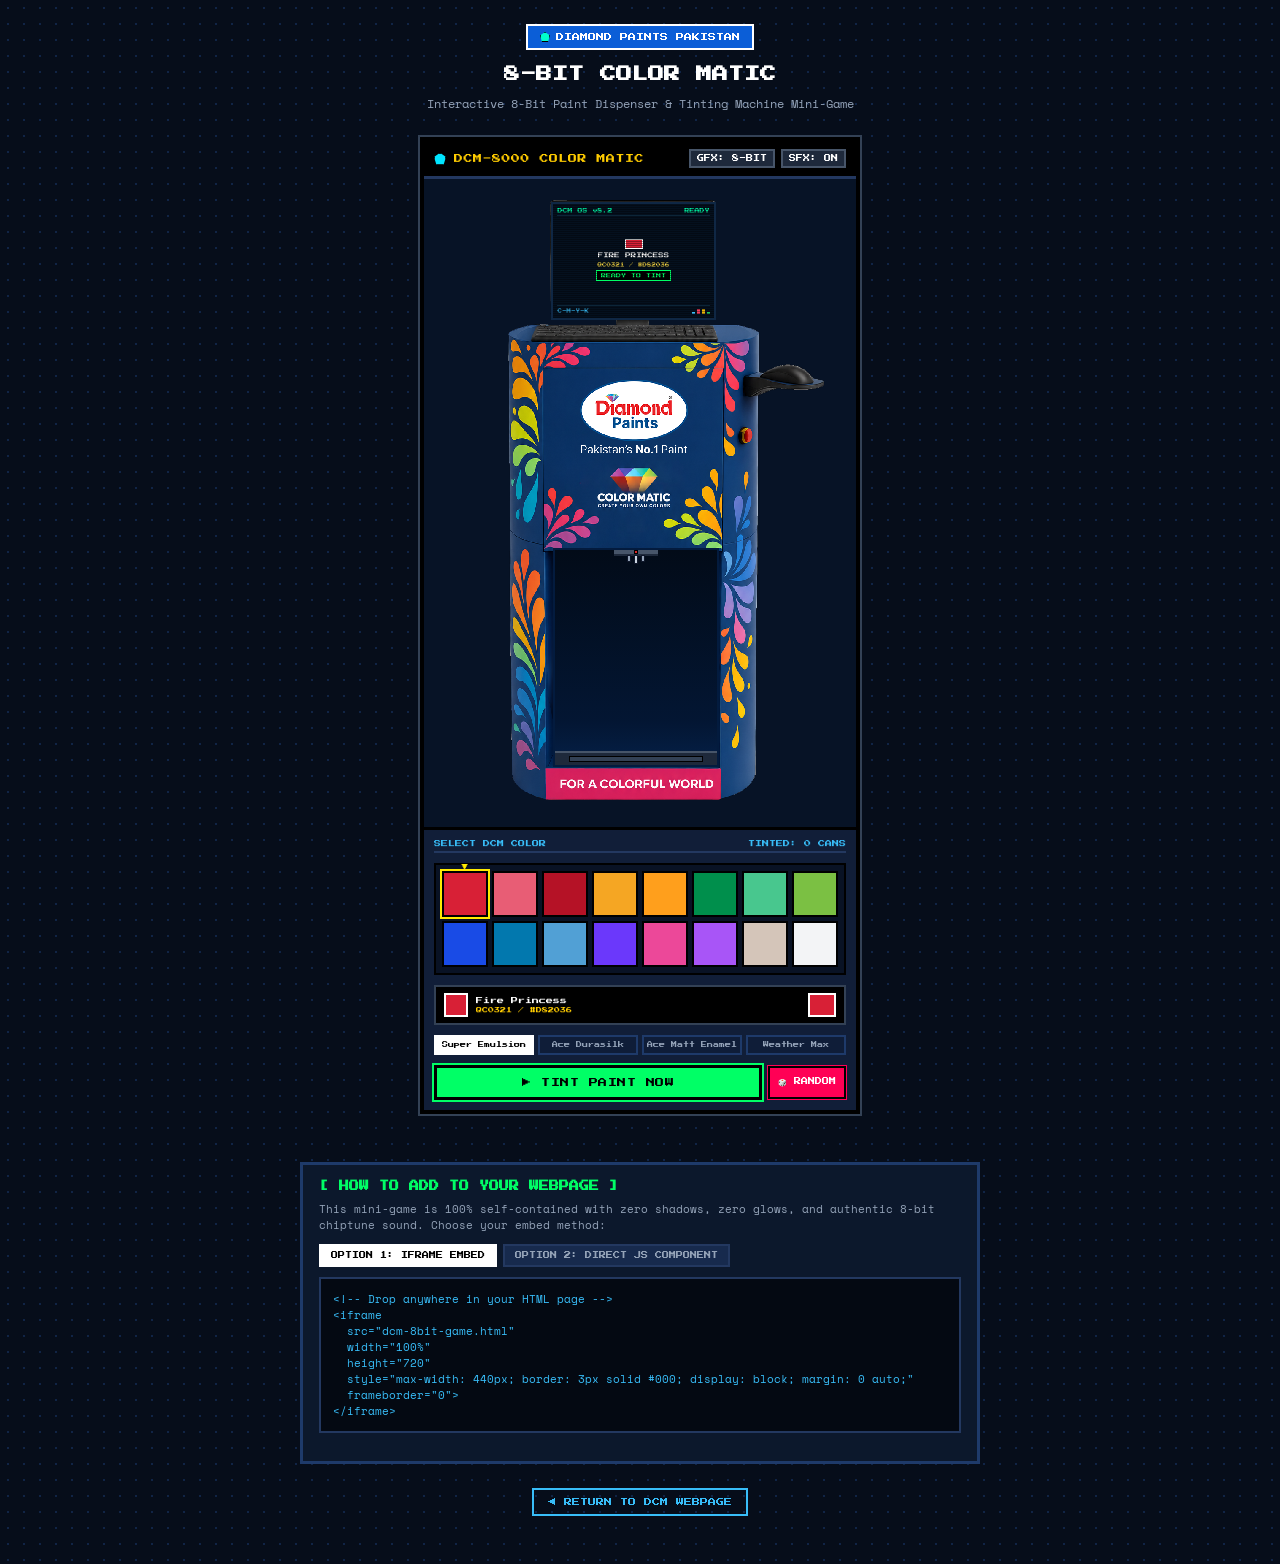
<file: dcm-8bit-game.html>
<!DOCTYPE html>
<html lang="en">
<head>
  <meta charset="UTF-8">
  <meta name="viewport" content="width=device-width, initial-scale=1.0">
  <title>Diamond Color Matic - 8-Bit Tinting Machine Game</title>
  
  <link rel="preconnect" href="https://fonts.googleapis.com">
  <link rel="preconnect" href="https://fonts.gstatic.com" crossorigin>
  <link href="https://fonts.googleapis.com/css2?family=Press+Start+2P&family=Space+Mono:wght@400;700&display=swap" rel="stylesheet">
  <link rel="stylesheet" href="components/dcm-8bit-game.css">

  <style>
    /* Zero Shadow, Zero Glow, Flat Retro Arcade Layout */
    *, *::before, *::after {
      box-sizing: border-box;
      margin: 0;
      padding: 0;
      box-shadow: none !important;
      text-shadow: none !important;
      filter: none !important;
    }

    body {
      background-color: #060d1a;
      background-image: 
        radial-gradient(#102446 1px, transparent 1px);
      background-size: 16px 16px;
      color: #e2e8f0;
      font-family: 'Space Mono', monospace;
      min-height: 100vh;
      display: flex;
      flex-direction: column;
      align-items: center;
      justify-content: flex-start;
      padding: 24px 16px 48px;
    }

    /* Top Banner */
    .page-header {
      text-align: center;
      margin-bottom: 24px;
      max-width: 680px;
    }

    .brand-pill {
      display: inline-flex;
      align-items: center;
      gap: 6px;
      background-color: #0b5ed7;
      border: 2px solid #ffffff;
      color: #ffffff;
      font-family: 'Press Start 2P', monospace;
      font-size: 8px;
      padding: 6px 12px;
      margin-bottom: 12px;
      text-transform: uppercase;
    }

    .brand-pill .gem {
      width: 10px;
      height: 10px;
      background-color: #00ffcc;
      border: 1px solid #000;
      clip-path: polygon(50% 0%, 100% 35%, 80% 100%, 20% 100%, 0% 35%);
    }

    .page-title {
      font-family: 'Press Start 2P', monospace;
      font-size: 16px;
      line-height: 1.5;
      color: #ffffff;
      margin-bottom: 8px;
    }

    .page-subtitle {
      font-size: 12px;
      color: #94a3b8;
      line-height: 1.6;
    }

    /* Main Arcade Center Container */
    .arcade-wrapper {
      width: 100%;
      max-width: 440px;
      margin: 0 auto 32px;
    }

    /* Embed Documentation Box */
    .embed-card {
      width: 100%;
      max-width: 680px;
      background-color: #0c182c;
      border: 3px solid #1e3a6a;
      padding: 16px;
      margin-top: 16px;
      font-family: 'Space Mono', monospace;
    }

    .embed-card h3 {
      font-family: 'Press Start 2P', monospace;
      font-size: 10px;
      color: #00ff66;
      margin-bottom: 10px;
      display: flex;
      align-items: center;
      gap: 8px;
    }

    .embed-card p {
      font-size: 11px;
      color: #94a3b8;
      margin-bottom: 10px;
      line-height: 1.5;
    }

    .code-block {
      background-color: #040912;
      border: 2px solid #233860;
      padding: 12px;
      font-size: 11px;
      color: #38bdf8;
      overflow-x: auto;
      white-space: pre;
      margin-bottom: 12px;
      user-select: all;
    }

    .embed-tabs {
      display: flex;
      gap: 6px;
      margin-bottom: 10px;
    }

    .embed-tab-btn {
      background-color: #172a4d;
      color: #94a3b8;
      border: 2px solid #233860;
      font-family: 'Press Start 2P', monospace;
      font-size: 7px;
      padding: 6px 10px;
      cursor: pointer;
    }

    .embed-tab-btn:hover {
      background-color: #233860;
      color: #ffffff;
    }

    .embed-tab-btn.active {
      background-color: #ffffff;
      color: #000000;
      border-color: #ffffff;
    }

    .back-link {
      margin-top: 24px;
      font-family: 'Press Start 2P', monospace;
      font-size: 8px;
      color: #38bdf8;
      text-decoration: none;
      border: 2px solid #38bdf8;
      padding: 8px 14px;
      display: inline-block;
    }

    .back-link:hover {
      background-color: #38bdf8;
      color: #000000;
    }
  </style>
</head>
<body>

  <!-- Page Header -->
  <header class="page-header">
    <div class="brand-pill">
      <span class="gem"></span>
      <span>Diamond Paints Pakistan</span>
    </div>
    <h1 class="page-title">8-BIT COLOR MATIC</h1>
    <p class="page-subtitle">Interactive 8-Bit Paint Dispenser & Tinting Machine Mini-Game</p>
  </header>

  <!-- Arcade Machine Stage -->
  <main class="arcade-wrapper">
    <div id="dcmTintingGameMount"></div>
  </main>

  <!-- Embed in Your Webpage Guide -->
  <section class="embed-card">
    <h3>[ HOW TO ADD TO YOUR WEBPAGE ]</h3>
    <p>This mini-game is 100% self-contained with zero shadows, zero glows, and authentic 8-bit chiptune sound. Choose your embed method:</p>

    <div class="embed-tabs">
      <button class="embed-tab-btn active" onclick="switchEmbedTab('iframe')">OPTION 1: IFRAME EMBED</button>
      <button class="embed-tab-btn" onclick="switchEmbedTab('inline')">OPTION 2: DIRECT JS COMPONENT</button>
    </div>

    <!-- Iframe Snippet -->
    <div id="snippetIframe" class="code-block">&lt;!-- Drop anywhere in your HTML page --&gt;
&lt;iframe 
  src="dcm-8bit-game.html" 
  width="100%" 
  height="720" 
  style="max-width: 440px; border: 3px solid #000; display: block; margin: 0 auto;" 
  frameborder="0"&gt;
&lt;/iframe&gt;</div>

    <!-- Inline JS Snippet -->
    <div id="snippetInline" class="code-block" style="display: none;">&lt;!-- 1. Include the styles and script --&gt;
&lt;link rel="stylesheet" href="components/dcm-8bit-game.css"&gt;
&lt;script src="components/dcm-8bit-game.js"&gt;&lt;/script&gt;

&lt;!-- 2. Add container and mount --&gt;
&lt;div id="my-dcm-game" style="max-width: 440px; margin: 0 auto;"&gt;&lt;/div&gt;
&lt;script&gt;
  DCM8BitGame.mount('#my-dcm-game', {
    imageSrc: 'Diamond-Color-Matic-Kiosk.png',
    pixelImageSrc: 'Diamond-Color-Matic-Kiosk-8bit.png'
  });
&lt;/script&gt;</div>
  </section>

  <a href="index.html" class="back-link">◀ RETURN TO DCM WEBPAGE</a>

  <!-- Script initialization -->
  <script src="components/dcm-8bit-game.js"></script>
  <script>
    // Mount the game
    const game = DCM8BitGame.mount('#dcmTintingGameMount', {
      imageSrc: 'Diamond-Color-Matic-Kiosk.png',
      pixelImageSrc: 'Diamond-Color-Matic-Kiosk-8bit.png'
    });

    // Snippet Tab Switcher
    function switchEmbedTab(tab) {
      const btns = document.querySelectorAll('.embed-tab-btn');
      btns.forEach(b => b.classList.remove('active'));
      const iframeSnippet = document.getElementById('snippetIframe');
      const inlineSnippet = document.getElementById('snippetInline');

      if (tab === 'iframe') {
        btns[0].classList.add('active');
        iframeSnippet.style.display = 'block';
        inlineSnippet.style.display = 'none';
      } else {
        btns[1].classList.add('active');
        iframeSnippet.style.display = 'none';
        inlineSnippet.style.display = 'block';
      }
    }
  </script>
</body>
</html>
</file>
<file: components/dcm-8bit-game.css>
/* ==========================================================================
   DIAMOND COLOR MATIC (DCM) - 8-BIT TINTING MACHINE GAME
   Strict Design Directives:
   - Zero Box Shadows (box-shadow: none !important)
   - Zero Text Shadows (text-shadow: none !important)
   - Zero Glow Effects (filter: none !important)
   - Zero Hover Lifting (NO translateY on hover)
   - 100% Crisp Retro 8-Bit Pixel Art Aesthetic
   ========================================================================== */

@import url('https://fonts.googleapis.com/css2?family=Press+Start+2P&display=swap');

:root {
  --dcm8-font: 'Press Start 2P', 'Courier New', monospace;
  --dcm8-bg: #0b1528;
  --dcm8-panel-bg: #111e38;
  --dcm8-panel-border: #233860;
  --dcm8-brand-blue: #0b5ed7;
  --dcm8-brand-navy: #082d6b;
  --dcm8-brand-pink: #d4205e;
  --dcm8-brand-yellow: #f5a623;
  --dcm8-crt-bg: #031424;
  --dcm8-crt-text: #00ff66;
  --dcm8-text: #e2e8f0;
  --dcm8-text-dim: #94a3b8;
  --dcm8-pixel-border: 2px solid #000000;
  --dcm8-pixel-border-light: 2px solid #ffffff;
}

/* Base Container */
.dcm8-game-root {
  position: relative;
  width: 100%;
  max-width: 440px;
  margin: 0 auto;
  background-color: var(--dcm8-bg);
  border: 4px solid #000000;
  outline: 2px solid #334155;
  box-sizing: border-box;
  font-family: var(--dcm8-font);
  color: var(--dcm8-text);
  user-select: none;
  -webkit-user-select: none;
  image-rendering: pixelated;
  image-rendering: crisp-edges;
  font-smooth: never;
  -webkit-font-smoothing: none;
  text-rendering: geometricPrecision;
  overflow: hidden;
  box-shadow: none !important;
  text-shadow: none !important;
  filter: none !important;
}

.dcm8-game-root *,
.dcm8-game-root *::before,
.dcm8-game-root *::after {
  box-sizing: border-box;
  box-shadow: none !important;
  text-shadow: none !important;
  filter: none !important;
}

/* Header Marquee */
.dcm8-header {
  background-color: #000000;
  border-bottom: 3px solid #233860;
  padding: 8px 10px;
  display: flex;
  align-items: center;
  justify-content: space-between;
}

.dcm8-header-title {
  display: flex;
  align-items: center;
  gap: 8px;
  font-size: 9px;
  color: #ffcc00;
  letter-spacing: 0.5px;
}

.dcm8-gem-icon {
  width: 12px;
  height: 12px;
  display: inline-block;
  background-color: #00e5ff;
  border: 1px solid #000000;
  clip-path: polygon(50% 0%, 100% 35%, 80% 100%, 20% 100%, 0% 35%);
}

.dcm8-header-controls {
  display: flex;
  align-items: center;
  gap: 6px;
}

.dcm8-btn-tiny {
  background-color: #1e293b;
  color: #ffffff;
  border: 2px solid #475569;
  font-family: var(--dcm8-font);
  font-size: 7px;
  padding: 4px 6px;
  cursor: pointer;
  outline: none;
}

.dcm8-btn-tiny:hover {
  background-color: #ffffff;
  color: #000000;
  border-color: #ffffff;
}

.dcm8-btn-tiny:active {
  background-color: #ffcc00;
  color: #000000;
}

/* Kiosk Stage */
.dcm8-stage-wrapper {
  position: relative;
  width: 100%;
  padding-top: 149.9%; /* 1535 / 1024 aspect ratio */
  background-color: #071326;
  overflow: hidden;
  border-bottom: 3px solid #000000;
}

.dcm8-kiosk-container {
  position: absolute;
  top: 0;
  left: 0;
  width: 100%;
  height: 100%;
  display: flex;
  justify-content: center;
  align-items: center;
}

/* Kiosk Machine Image */
.dcm8-kiosk-graphic {
  position: absolute;
  top: 0;
  left: 0;
  width: 100%;
  height: 100%;
  object-fit: contain;
  pointer-events: none;
  image-rendering: pixelated;
  image-rendering: crisp-edges;
}

/* Machine Shake Animation */
.dcm8-kiosk-container.shaking {
  animation: dcm8-pixel-rumble 0.08s steps(2) infinite;
}

@keyframes dcm8-pixel-rumble {
  0% { transform: translate(0, 0); }
  25% { transform: translate(-2px, 1px); }
  50% { transform: translate(2px, -1px); }
  75% { transform: translate(-1px, -2px); }
  100% { transform: translate(1px, 2px); }
}

/* ==========================================================================
   TOP MONITOR CRT SCREEN OVERLAY (X: 29.5%, Y: 3.5%, W: 38.0%, H: 18.2%)
   ========================================================================== */
.dcm8-screen-overlay {
  position: absolute;
  top: 3.5%;
  left: 29.5%;
  width: 38.0%;
  height: 18.2%;
  background-color: #04101e;
  border: 2px solid #0f2744;
  overflow: hidden;
  z-index: 5;
  display: flex;
  flex-direction: column;
  justify-content: space-between;
  padding: 4px;
}

/* Retro CRT Scanlines */
.dcm8-screen-scanlines {
  position: absolute;
  top: 0;
  left: 0;
  width: 100%;
  height: 100%;
  background: repeating-linear-gradient(
    0deg,
    rgba(0, 0, 0, 0.35) 0px,
    rgba(0, 0, 0, 0.35) 1px,
    transparent 1px,
    transparent 2px
  );
  pointer-events: none;
  z-index: 10;
}

.dcm8-screen-header {
  display: flex;
  justify-content: space-between;
  align-items: center;
  font-size: 5px;
  color: #00ffaa;
  border-bottom: 1px solid #133955;
  padding-bottom: 2px;
}

.dcm8-screen-main {
  flex: 1;
  display: flex;
  flex-direction: column;
  justify-content: center;
  align-items: center;
  text-align: center;
  gap: 3px;
  padding: 2px 0;
}

.dcm8-screen-color-box {
  width: 18px;
  height: 10px;
  border: 1px solid #ffffff;
  display: inline-block;
}

.dcm8-screen-shade-name {
  font-size: 5.5px;
  color: #ffffff;
  line-height: 1.2;
  white-space: nowrap;
  overflow: hidden;
  text-overflow: ellipsis;
  max-width: 95%;
}

.dcm8-screen-code {
  font-size: 4.5px;
  color: #ffdd44;
}

.dcm8-screen-status-badge {
  font-size: 5px;
  padding: 2px 4px;
  background-color: #000000;
  color: #00ff66;
  border: 1px solid #00ff66;
  animation: dcm8-blink 0.8s steps(2) infinite;
}

@keyframes dcm8-blink {
  0%, 49% { opacity: 1; }
  50%, 100% { opacity: 0.2; }
}

.dcm8-screen-footer {
  display: flex;
  justify-content: space-between;
  align-items: center;
  font-size: 4.5px;
  color: #38bdf8;
  border-top: 1px solid #133955;
  padding-top: 2px;
}

.dcm8-screen-bars {
  display: flex;
  gap: 2px;
  align-items: flex-end;
  height: 6px;
}

.dcm8-screen-bar {
  width: 3px;
  height: 3px;
  background-color: #38bdf8;
}

.dcm8-screen-bar:nth-child(2) { background-color: #f43f5e; height: 5px; }
.dcm8-screen-bar:nth-child(3) { background-color: #eab308; height: 4px; }
.dcm8-screen-bar:nth-child(4) { background-color: #22c55e; height: 6px; }

/* ==========================================================================
   BOTTOM CAVITY / DISPENSER BAY (X: 29.8%, Y: 57.0%, W: 38.6%, H: 33.8%)
   ========================================================================== */
.dcm8-cavity-overlay {
  position: absolute;
  top: 57.0%;
  left: 29.8%;
  width: 38.6%;
  height: 33.8%;
  background-color: #011129;
  border: 2px solid #031b3e;
  overflow: hidden;
  z-index: 6;
  display: flex;
  flex-direction: column;
  justify-content: space-between;
}

/* Interior Lighting & Texture */
.dcm8-cavity-backdrop {
  position: absolute;
  top: 0;
  left: 0;
  width: 100%;
  height: 100%;
  background: 
    linear-gradient(180deg, #020b18 0%, #031633 80%, #052047 100%);
  pointer-events: none;
}

/* Metal Dispenser Nozzle Assembly at Ceiling */
.dcm8-nozzle-rig {
  position: absolute;
  top: 0;
  left: 50%;
  transform: translateX(-50%);
  width: 60px;
  height: 22px;
  z-index: 15;
  display: flex;
  flex-direction: column;
  align-items: center;
  transition: top 0.2s steps(4);
}

.dcm8-nozzle-rig.active {
  top: 4px;
}

.dcm8-nozzle-mount {
  width: 44px;
  height: 6px;
  background-color: #475569;
  border-bottom: 2px solid #1e293b;
  display: flex;
  justify-content: center;
  align-items: center;
  gap: 6px;
}

.dcm8-nozzle-led {
  width: 4px;
  height: 4px;
  background-color: #dc2626;
  border: 1px solid #000000;
}

.dcm8-nozzle-led.ready {
  background-color: #16a34a;
}

.dcm8-nozzle-led.dispensing {
  background-color: #eab308;
  animation: dcm8-blink 0.2s steps(2) infinite;
}

.dcm8-nozzle-heads {
  display: flex;
  gap: 3px;
  margin-top: -1px;
}

.dcm8-nozzle-tip {
  width: 4px;
  height: 7px;
  background-color: #94a3b8;
  border: 1px solid #0f172a;
}

.dcm8-nozzle-tip.center {
  height: 9px;
  background-color: #cbd5e1;
}

/* Paint Pouring Streams */
.dcm8-pour-stream {
  position: absolute;
  top: 15px;
  left: 50%;
  transform: translateX(-50%);
  width: 6px;
  height: 0;
  background-color: #ffffff;
  z-index: 14;
  opacity: 0;
  pointer-events: none;
}

.dcm8-pour-stream.pouring {
  opacity: 1;
  height: 74px;
  animation: dcm8-stream-pulse 0.12s steps(3) infinite;
}

@keyframes dcm8-stream-pulse {
  0% { width: 5px; opacity: 0.95; }
  50% { width: 7px; opacity: 1; }
  100% { width: 6px; opacity: 0.95; }
}

/* Splatter Particles */
.dcm8-splatter-container {
  position: absolute;
  bottom: 114px;
  left: 50%;
  transform: translateX(-50%);
  width: 68px;
  height: 24px;
  pointer-events: none;
  z-index: 18;
  display: none;
}

.dcm8-splatter-container.active {
  display: block;
}

.dcm8-drop {
  position: absolute;
  width: 3px;
  height: 3px;
  background-color: #ffffff;
  border: 1px solid #000000;
}

.dcm8-drop:nth-child(1) { left: 8px; bottom: 2px; animation: dcm8-bounce-1 0.3s steps(3) infinite; }
.dcm8-drop:nth-child(2) { left: 16px; bottom: 4px; animation: dcm8-bounce-2 0.25s steps(3) infinite; }
.dcm8-drop:nth-child(3) { left: 26px; bottom: 3px; animation: dcm8-bounce-3 0.28s steps(3) infinite; }
.dcm8-drop:nth-child(4) { left: 32px; bottom: 1px; animation: dcm8-bounce-1 0.22s steps(3) infinite; }

@keyframes dcm8-bounce-1 {
  0% { transform: translate(0, 0); }
  50% { transform: translate(-4px, -10px); }
  100% { transform: translate(-7px, 2px); }
}

@keyframes dcm8-bounce-2 {
  0% { transform: translate(0, 0); }
  50% { transform: translate(0px, -14px); }
  100% { transform: translate(1px, 2px); }
}

@keyframes dcm8-bounce-3 {
  0% { transform: translate(0, 0); }
  50% { transform: translate(4px, -11px); }
  100% { transform: translate(6px, 2px); }
}

/* Platform Floor */
.dcm8-cavity-floor {
  position: absolute;
  bottom: 0;
  left: 0;
  width: 100%;
  height: 14px;
  background-color: #1e293b;
  border-top: 2px solid #475569;
  z-index: 10;
  display: flex;
  justify-content: center;
  align-items: center;
}

.dcm8-floor-plate {
  width: 82%;
  height: 6px;
  background-color: #334155;
  border: 1px solid #000000;
}

/* ==========================================================================
   8-BIT PAINT BUCKET SPRITE
   ========================================================================== */
.dcm8-bucket-assembly {
  position: absolute;
  bottom: 12px;
  left: 50%;
  transform: translateX(-50%);
  width: 118px;
  height: 136px;
  z-index: 16;
  display: flex;
  flex-direction: column;
  align-items: center;
  transition: transform 0.35s steps(8), opacity 0.2s steps(2);
}

.dcm8-bucket-assembly.entering {
  transform: translate(-140%, 0);
  opacity: 0;
}

.dcm8-bucket-assembly.mixing-shake {
  animation: dcm8-bucket-shake 0.08s steps(2) infinite;
}

@keyframes dcm8-bucket-shake {
  0% { transform: translate(-50%, 0); }
  25% { transform: translate(calc(-50% - 3px), 0); }
  75% { transform: translate(calc(-50% + 3px), 0); }
  100% { transform: translate(-50%, 0); }
}

/* Bucket Handle Wire */
.dcm8-bucket-handle {
  width: 78px;
  height: 22px;
  border: 3px solid #94a3b8;
  border-bottom: none;
  border-radius: 6px 6px 0 0;
  margin-bottom: -4px;
  z-index: 17;
  position: relative;
}

/* Bucket Lid (Seals on finish) */
.dcm8-bucket-lid {
  width: 112px;
  height: 12px;
  background-color: #cbd5e1;
  border: 2px solid #0f172a;
  border-bottom: 1px solid #475569;
  position: relative;
  z-index: 18;
  transition: transform 0.2s steps(4);
}

.dcm8-bucket-lid.open {
  transform: translateY(-24px);
  opacity: 0;
}

/* Bucket Main Body Can */
.dcm8-bucket-body {
  width: 104px;
  height: 104px;
  background-color: #f1f5f9;
  border: 2px solid #0f172a;
  border-top: none;
  position: relative;
  overflow: hidden;
  display: flex;
  flex-direction: column;
  justify-content: flex-end;
}

/* Metal Rim Bands */
.dcm8-bucket-rim {
  position: absolute;
  top: 0;
  left: 0;
  width: 100%;
  height: 7px;
  background-color: #94a3b8;
  border-bottom: 1px solid #475569;
  z-index: 12;
}

.dcm8-bucket-base-band {
  position: absolute;
  bottom: 0;
  left: 0;
  width: 100%;
  height: 6px;
  background-color: #94a3b8;
  border-top: 1px solid #475569;
  z-index: 12;
}

/* Paint Fill Liquid Inside Can */
.dcm8-bucket-paint-level {
  position: absolute;
  bottom: 0;
  left: 0;
  width: 100%;
  height: 0%;
  background-color: #d4205e;
  z-index: 5;
  transition: height 0.15s steps(4);
}

/* Stepped Pixel Wave on Paint Surface */
.dcm8-paint-surface {
  position: absolute;
  top: -2px;
  left: 0;
  width: 100%;
  height: 3px;
  background-color: rgba(255, 255, 255, 0.4);
  z-index: 6;
}

/* Front Brand Label on Bucket */
.dcm8-bucket-label {
  position: relative;
  margin: 14px 8px 12px 8px;
  height: 64px;
  background-color: #ffffff;
  border: 1.5px solid #000000;
  z-index: 14;
  display: flex;
  flex-direction: column;
  justify-content: center;
  align-items: center;
  padding: 5px;
}

.dcm8-label-brand {
  font-size: 7.5px;
  color: #d4205e;
  letter-spacing: 0.3px;
  margin-bottom: 4px;
}

.dcm8-label-swatch {
  width: 82%;
  height: 22px;
  background-color: #d4205e;
  border: 1px solid #000000;
  margin-bottom: 4px;
}

.dcm8-label-name {
  font-size: 6px;
  color: #000000;
  white-space: nowrap;
  overflow: hidden;
  max-width: 92%;
  text-overflow: ellipsis;
}

/* Sparkles on Completed Bucket */
.dcm8-sparkle {
  position: absolute;
  font-size: 10px;
  color: #ffea00;
  z-index: 20;
  display: none;
  animation: dcm8-blink 0.3s steps(2) infinite;
}

.dcm8-sparkle.active {
  display: block;
}

.dcm8-sparkle-1 { top: 10px; left: -8px; }
.dcm8-sparkle-2 { top: 4px; right: -8px; }
.dcm8-sparkle-3 { bottom: 20px; right: -12px; }

/* "READY TO COLLECT" Indicator Tag */
.dcm8-collect-tag {
  position: absolute;
  top: 10px;
  left: 50%;
  transform: translateX(-50%);
  background-color: #000000;
  border: 2px solid #00ff66;
  color: #00ff66;
  font-size: 6px;
  padding: 3px 6px;
  z-index: 25;
  cursor: pointer;
  display: none;
  white-space: nowrap;
  animation: dcm8-blink 0.6s steps(2) infinite;
}

.dcm8-collect-tag.active {
  display: block;
}

/* ==========================================================================
   ARCADE GAME CONTROLS & PALETTE PANEL (BOTTOM CONSOLE)
   ========================================================================== */
.dcm8-control-deck {
  background-color: var(--dcm8-panel-bg);
  padding: 10px;
  display: flex;
  flex-direction: column;
  gap: 10px;
}

/* Section Header Bar */
.dcm8-section-label {
  display: flex;
  justify-content: space-between;
  align-items: center;
  font-size: 7px;
  color: #94a3b8;
  border-bottom: 2px solid var(--dcm8-panel-border);
  padding-bottom: 4px;
}

.dcm8-section-label span {
  color: #38bdf8;
}

/* Palette Swatches Grid (16 Classic DCM Shades) */
.dcm8-palette-grid {
  display: grid;
  grid-template-columns: repeat(8, 1fr);
  gap: 4px;
  background-color: #091224;
  padding: 6px;
  border: 2px solid #000000;
}

.dcm8-swatch-cell {
  position: relative;
  aspect-ratio: 1;
  background-color: #d4205e;
  border: 2px solid #000000;
  cursor: pointer;
}

.dcm8-swatch-cell:hover {
  outline: 2px solid #ffffff;
  z-index: 2;
}

.dcm8-swatch-cell.selected {
  outline: 2px solid #ffea00;
  border-color: #000000;
  z-index: 3;
}

.dcm8-swatch-cell.selected::after {
  content: '▼';
  position: absolute;
  top: -9px;
  left: 50%;
  transform: translateX(-50%);
  font-size: 7px;
  color: #ffea00;
}

/* Active Color Readout & Custom Mixer Bar */
.dcm8-active-info-bar {
  display: flex;
  align-items: center;
  justify-content: space-between;
  background-color: #000000;
  border: 2px solid #334155;
  padding: 6px 8px;
  gap: 8px;
}

.dcm8-active-preview {
  display: flex;
  align-items: center;
  gap: 8px;
  flex: 1;
  min-width: 0;
}

.dcm8-preview-block {
  width: 24px;
  height: 24px;
  border: 2px solid #ffffff;
  flex-shrink: 0;
  background-color: #d4205e;
}

.dcm8-preview-meta {
  display: flex;
  flex-direction: column;
  gap: 3px;
  overflow: hidden;
}

.dcm8-preview-name {
  font-size: 7px;
  color: #ffffff;
  white-space: nowrap;
  overflow: hidden;
  text-overflow: ellipsis;
}

.dcm8-preview-code {
  font-size: 6px;
  color: #ffcc00;
}

/* Custom Color Picker Input */
.dcm8-custom-picker-wrap {
  position: relative;
  display: flex;
  align-items: center;
}

.dcm8-color-input {
  width: 28px;
  height: 24px;
  border: 2px solid #ffffff;
  padding: 0;
  background: none;
  cursor: pointer;
}

.dcm8-color-input::-webkit-color-swatch-wrapper {
  padding: 0;
}

.dcm8-color-input::-webkit-color-swatch {
  border: none;
}

/* Product & Base Selector */
.dcm8-product-row {
  display: flex;
  gap: 4px;
  overflow-x: auto;
}

.dcm8-product-btn {
  flex: 1;
  background-color: #0f1d38;
  color: #94a3b8;
  border: 2px solid #1e3a6a;
  font-family: var(--dcm8-font);
  font-size: 6px;
  padding: 5px 3px;
  text-align: center;
  cursor: pointer;
  white-space: nowrap;
}

.dcm8-product-btn:hover {
  background-color: #1e3a6a;
  color: #ffffff;
}

.dcm8-product-btn.active {
  background-color: #ffffff;
  color: #000000;
  border-color: #ffffff;
}

/* BIG ARCADE ACTION BUTTON */
.dcm8-action-bar {
  display: flex;
  gap: 6px;
  align-items: center;
}

.dcm8-btn-action {
  flex: 1;
  background-color: #00ff66;
  color: #000000;
  border: 3px solid #000000;
  outline: 2px solid #00ff66;
  font-family: var(--dcm8-font);
  font-size: 9px;
  padding: 10px;
  cursor: pointer;
  text-align: center;
  letter-spacing: 0.5px;
  display: flex;
  justify-content: center;
  align-items: center;
  gap: 6px;
}

.dcm8-btn-action:hover {
  background-color: #ffffff;
  color: #000000;
  outline-color: #ffffff;
}

.dcm8-btn-action:active {
  background-color: #ffcc00;
  color: #000000;
  outline-color: #ffcc00;
}

.dcm8-btn-action:disabled {
  background-color: #334155;
  color: #64748b;
  outline-color: #475569;
  cursor: not-allowed;
}

.dcm8-btn-random {
  background-color: #ff0055;
  color: #ffffff;
  border: 2px solid #000000;
  outline: 1px solid #ff0055;
  font-family: var(--dcm8-font);
  font-size: 7px;
  padding: 10px 8px;
  cursor: pointer;
  white-space: nowrap;
}

.dcm8-btn-random:hover {
  background-color: #ffffff;
  color: #000000;
}

/* Recipe Summary Modal / Popup */
.dcm8-recipe-modal {
  position: absolute;
  top: 0;
  left: 0;
  width: 100%;
  height: 100%;
  background-color: rgba(0, 0, 0, 0.85);
  z-index: 50;
  display: none;
  justify-content: center;
  align-items: center;
  padding: 16px;
}

.dcm8-recipe-modal.active {
  display: flex;
}

.dcm8-modal-card {
  width: 100%;
  max-width: 340px;
  background-color: #0b1528;
  border: 3px solid #ffffff;
  padding: 14px;
  display: flex;
  flex-direction: column;
  gap: 10px;
}

.dcm8-modal-title {
  font-size: 8px;
  color: #00ff66;
  text-align: center;
  border-bottom: 2px solid #1e3a6a;
  padding-bottom: 6px;
}

.dcm8-modal-formula-table {
  background-color: #000000;
  border: 2px solid #334155;
  padding: 8px;
  font-size: 6px;
  display: flex;
  flex-direction: column;
  gap: 4px;
  color: #cbd5e1;
}

.dcm8-formula-row {
  display: flex;
  justify-content: space-between;
}

.dcm8-formula-row.highlight {
  color: #ffdd44;
}

.dcm8-modal-buttons {
  display: flex;
  gap: 6px;
}

.dcm8-btn-modal {
  flex: 1;
  background-color: #1e3a6a;
  color: #ffffff;
  border: 2px solid #ffffff;
  font-family: var(--dcm8-font);
  font-size: 6.5px;
  padding: 8px 4px;
  cursor: pointer;
  text-align: center;
}

.dcm8-btn-modal:hover {
  background-color: #ffffff;
  color: #000000;
}

.dcm8-btn-modal.primary {
  background-color: #00ff66;
  color: #000000;
  border-color: #000000;
}

.dcm8-btn-modal.primary:hover {
  background-color: #ffffff;
  color: #000000;
}

/* Toast Message */
.dcm8-toast {
  position: absolute;
  top: 40px;
  left: 50%;
  transform: translateX(-50%);
  background-color: #000000;
  border: 2px solid #ffea00;
  color: #ffea00;
  font-size: 7px;
  padding: 6px 12px;
  z-index: 60;
  display: none;
  white-space: nowrap;
}

.dcm8-toast.active {
  display: block;
}

/* ==========================================================================
   EMBEDDED SIMPLE MODE (Modern Manrope UI Left, Machine Right)
   ========================================================================== */
.dcm8-game-root.dcm8-simple-mode {
  max-width: 960px;
  background-color: transparent;
  border: none;
  outline: none;
  display: grid;
  grid-template-columns: minmax(0, 1fr) minmax(0, 420px);
  align-items: center;
  gap: 2.5rem;
  overflow: visible;
}

.dcm8-simple-mode .dcm8-control-deck {
  order: 1;
  background-color: #ffffff;
  border: 1.5px solid #e2e8f0;
  border-radius: 20px;
  padding: 1.65rem;
  gap: 1.15rem;
  font-family: 'Manrope', sans-serif;
  -webkit-font-smoothing: antialiased;
  -moz-osx-font-smoothing: grayscale;
  image-rendering: auto;
}

.dcm8-simple-mode .dcm8-control-deck * {
  font-family: 'Manrope', sans-serif;
}

.dcm8-simple-mode .dcm8-stage-wrapper {
  order: 2;
  background-color: transparent;
  border-bottom: none;
}

.dcm8-simple-mode .dcm8-section-label {
  font-size: 0.78rem;
  font-weight: 800;
  letter-spacing: 0.08em;
  text-transform: uppercase;
  color: #0b5ed7;
  border-bottom: 1.5px solid #e2e8f0;
  padding-bottom: 0.65rem;
}

.dcm8-simple-mode .dcm8-section-label span {
  color: #0a1e3f;
}

.dcm8-simple-mode .dcm8-family-tabs {
  display: flex;
  flex-wrap: wrap;
  gap: 6px;
}

.dcm8-simple-mode .dcm8-family-tab {
  display: inline-flex;
  align-items: center;
  gap: 6px;
  padding: 5px 10px;
  border-radius: 9999px;
  background-color: #f8fafc;
  border: 1.5px solid #e2e8f0;
  font-size: 0.76rem;
  font-weight: 700;
  color: #334155;
  cursor: pointer;
  transition: background-color 0.16s ease, border-color 0.16s ease, color 0.16s ease;
}

.dcm8-simple-mode .dcm8-family-tab:hover {
  border-color: #94a3b8;
  background-color: #ffffff;
}

.dcm8-simple-mode .dcm8-family-tab.active {
  background-color: #0b5ed7;
  border-color: #0b5ed7;
  color: #ffffff;
}

.dcm8-simple-mode .dcm8-family-dot {
  width: 9px;
  height: 9px;
  border-radius: 50%;
  border: 1px solid rgba(15, 23, 42, 0.18);
  flex-shrink: 0;
}

.dcm8-simple-mode .dcm8-palette-grid {
  background-color: #f8fafc;
  border: 1.5px solid #e2e8f0;
  border-radius: 14px;
  padding: 10px;
  gap: 6px;
  grid-template-columns: repeat(7, minmax(0, 1fr));
  max-height: 196px;
  overflow-y: auto;
}

.dcm8-simple-mode .dcm8-swatch-cell {
  border-radius: 8px;
  border: 1.5px solid rgba(15, 23, 42, 0.12);
  transition: transform 0.15s ease, border-color 0.15s ease;
}

.dcm8-simple-mode .dcm8-swatch-cell:hover {
  outline: none;
  transform: scale(1.08);
  border-color: #0f172a;
}

.dcm8-simple-mode .dcm8-swatch-cell.selected {
  outline: 2.5px solid #0b5ed7;
  outline-offset: 2px;
  border-color: #ffffff;
}

.dcm8-simple-mode .dcm8-swatch-cell.selected::after {
  content: none;
}

.dcm8-simple-mode .dcm8-active-info-bar {
  background-color: #f8fafc;
  border: 1.5px solid #e2e8f0;
  border-radius: 14px;
  padding: 0.75rem 0.95rem;
  gap: 0.85rem;
}

.dcm8-simple-mode .dcm8-preview-block {
  width: 38px;
  height: 38px;
  border-radius: 10px;
  border: 1.5px solid rgba(15, 23, 42, 0.14);
}

.dcm8-simple-mode .dcm8-preview-meta {
  gap: 2px;
}

.dcm8-simple-mode .dcm8-preview-name {
  font-size: 0.96rem;
  font-weight: 700;
  color: #0f172a;
}

.dcm8-simple-mode .dcm8-preview-code {
  font-size: 0.78rem;
  font-weight: 600;
  color: #64748b;
}

.dcm8-simple-mode .dcm8-color-input {
  width: 38px;
  height: 38px;
  border-radius: 10px;
  border: 1.5px solid #cbd5e1;
  overflow: hidden;
}

.dcm8-simple-mode .dcm8-action-bar {
  gap: 0.75rem;
}

.dcm8-simple-mode .dcm8-btn-action {
  background-color: #0b5ed7;
  color: #ffffff;
  border: 1.5px solid #0b5ed7;
  outline: none;
  border-radius: 12px;
  font-size: 0.92rem;
  font-weight: 700;
  padding: 0.85rem 1.2rem;
  letter-spacing: 0.01em;
  transition: background-color 0.2s ease, border-color 0.2s ease;
}

.dcm8-simple-mode .dcm8-btn-action:hover {
  background-color: #094eb5;
  border-color: #094eb5;
  color: #ffffff;
  outline: none;
}

.dcm8-simple-mode .dcm8-btn-action:disabled {
  background-color: #94a3b8;
  border-color: #94a3b8;
  color: #ffffff;
  outline: none;
}

.dcm8-simple-mode .dcm8-btn-random {
  background-color: #ffffff;
  color: #0f172a;
  border: 1.5px solid #cbd5e1;
  outline: none;
  border-radius: 12px;
  font-size: 0.88rem;
  font-weight: 700;
  padding: 0.85rem 1.1rem;
  transition: background-color 0.2s ease, border-color 0.2s ease;
}

.dcm8-simple-mode .dcm8-btn-random:hover {
  background-color: #f8fafc;
  border-color: #94a3b8;
}

@media (max-width: 768px) {
  .dcm8-game-root.dcm8-simple-mode {
    grid-template-columns: 1fr;
    max-width: 460px;
    gap: 1.5rem;
  }
  .dcm8-simple-mode .dcm8-stage-wrapper {
    order: 1;
  }
  .dcm8-simple-mode .dcm8-control-deck {
    order: 2;
    padding: 1.25rem;
  }
  .dcm8-simple-mode .dcm8-palette-grid {
    gap: 6px;
  }
}
</file>
